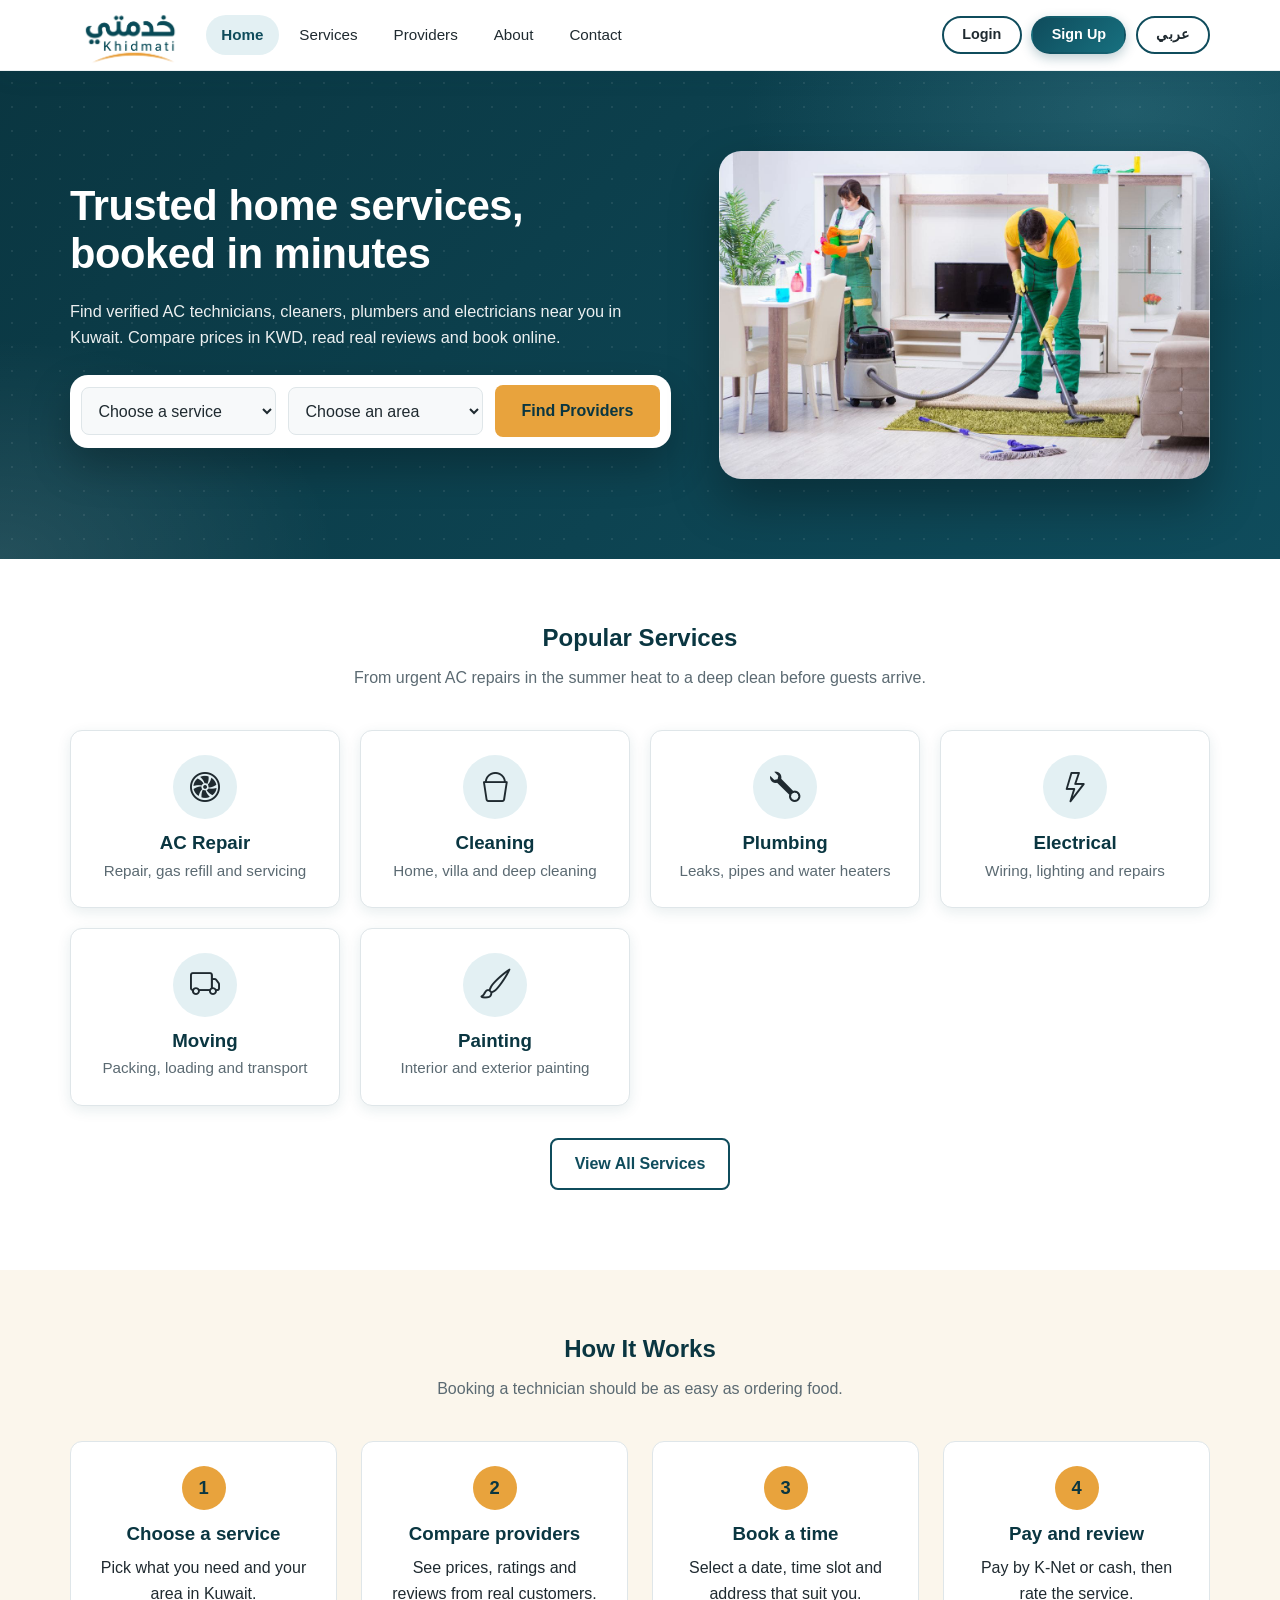
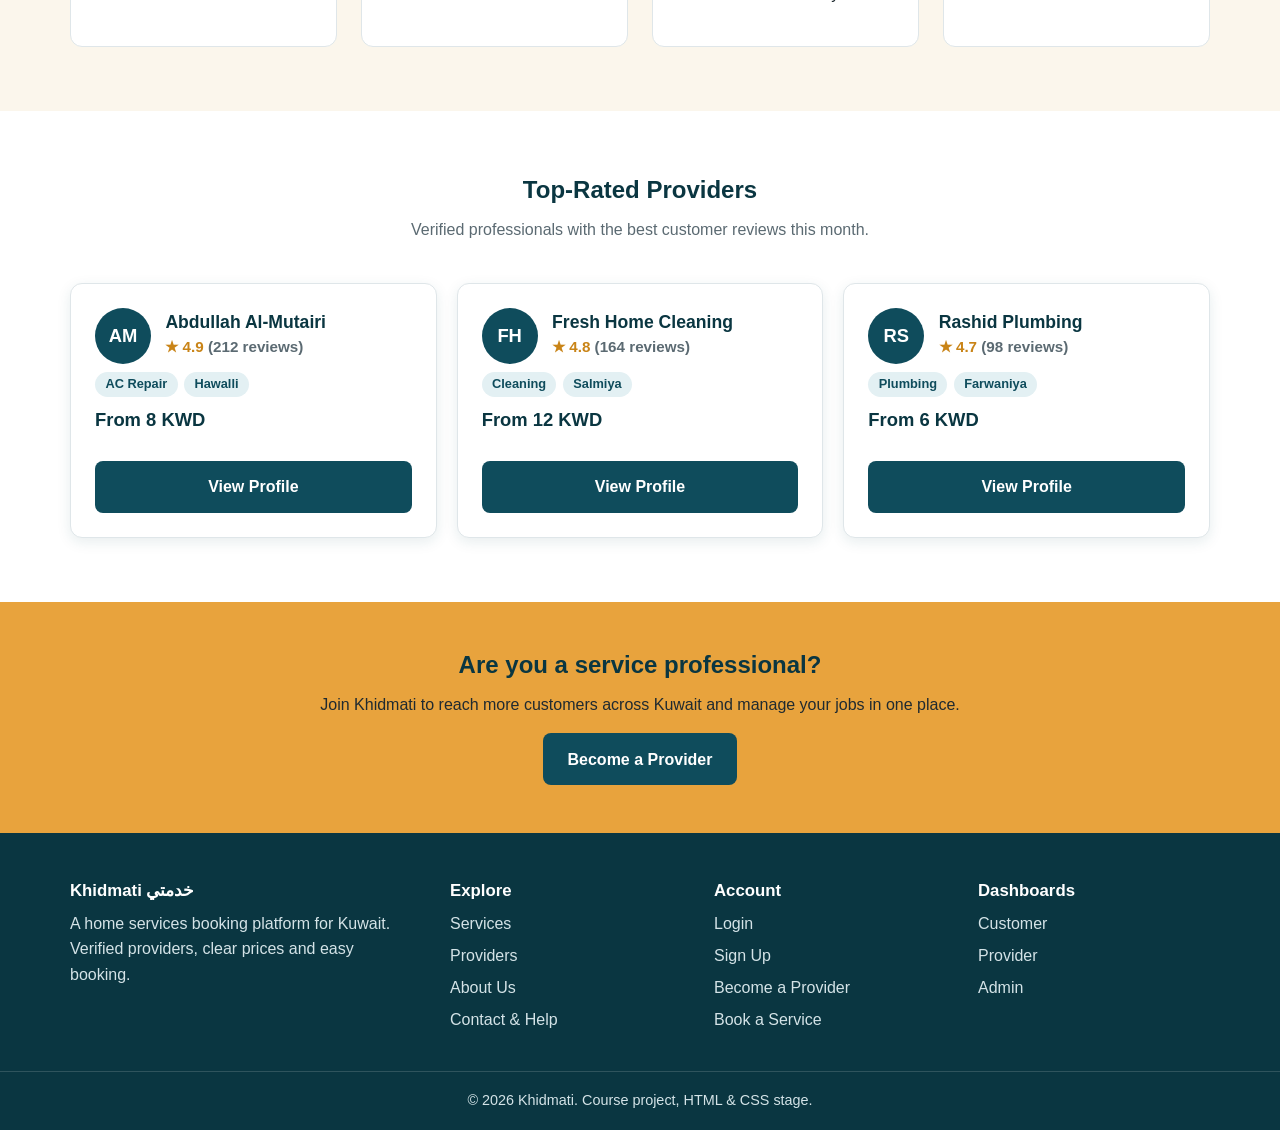
<file: khidmati/index.html>
<!DOCTYPE html>
<html lang="en">
<head>
  <meta charset="UTF-8">
  <meta name="viewport" content="width=device-width, initial-scale=1.0">
  <meta name="description" content="Khidmati helps residents of Kuwait find and book trusted home service providers: AC repair, cleaning, plumbing, electrical work and more.">
  <title>Khidmati | Home Services in Kuwait</title>
  <link rel="icon" type="image/png" href="images/logo.png">
  <link rel="stylesheet" href="styles.css">
  <link rel="stylesheet" href="https://cdn.jsdelivr.net/npm/bootstrap-icons@1.10.5/font/bootstrap-icons.css">
</head>
<body>

  <header class="site-header">
    <div class="container nav-wrap">
      <a href="index.html" class="brand">
        <img src="images/logo.png" alt="Khidmati خدمتي">
        
      </a>
      <input type="checkbox" id="nav-toggle" class="nav-toggle-input">
      <label for="nav-toggle" class="nav-toggle-label" aria-label="Toggle menu"><span></span></label>
      <nav class="main-nav" aria-label="Main navigation">
        <ul>
          <li><a href="index.html" class="active">Home</a></li>
          <li><a href="pages/services.html">Services</a></li>
          <li><a href="pages/providers.html">Providers</a></li>
          <li><a href="pages/about.html">About</a></li>
          <li><a href="pages/contact.html">Contact</a></li>
          <li class="nav-auth-start"><a href="pages/login.html" class="btn btn-outline">Login</a></li>
          <li><a href="pages/register.html" class="btn btn-primary">Sign Up</a></li>
          <li class="language-switch"><a href="index-ar.html" class="btn btn-outline btn-sm" aria-label="Switch to Arabic version">عربي</a></li>
        </ul>
      </nav>
    </div>
  </header>

  <main>
    <!-- Hero -->
     
    <section class="hero">
      <div class="container hero-grid">
        <div>
          <h1>Trusted home services, booked in minutes</h1>
          <p>Find verified AC technicians, cleaners, plumbers and electricians near you in Kuwait. Compare prices in KWD, read real reviews and book online.</p>

          <form class="hero-search" action="pages/providers.html" method="get">
            <label for="hero-service" class="visually-hidden">Service</label>
            <select id="hero-service" name="service">
           <option value="" selected disabled>Choose a service</option>
              <option>AC Repair &amp; Maintenance</option>
              <option>Home Cleaning</option>
              <option>Plumbing</option>
              <option>Electrical</option>
              <option>Moving</option>
              <option>Painting</option>
            </select>
            <label for="hero-area" class="visually-hidden">Area</label>
            <select id="hero-area" name="area">
           <option value="" selected disabled>Choose an area</option>
              <option>Kuwait City</option>
              <option>Hawalli</option>
              <option>Salmiya</option>
              <option>Farwaniya</option>
              <option>Jahra</option>
              <option>Ahmadi</option>
              <option>Mubarak Al-Kabeer</option>
            </select>
            <button type="submit" class="btn btn-accent">Find Providers</button>
          </form>
        </div>
        <div class="hero-image">
          <img src="images/repair.jpg" alt="Professional cleaners vacuuming a living room">
        </div>
      </div>
    </section>

    <!-- Popular services -->
    <section class="section">
      <div class="container">
        <div class="section-title">
          <h2>Popular Services</h2>
          <p>From urgent AC repairs in the summer heat to a deep clean before guests arrive.</p>
        </div>
        <div class="card-grid">
          <a href="pages/providers.html" class="card service-card">
            <div class="service-icon service-icon-ac" aria-hidden="true"><i class="bi bi-fan"></i></div>
            <h3>AC Repair</h3>
            <p>Repair, gas refill and servicing</p>
          </a>
          <a href="pages/providers.html" class="card service-card">
            <div class="service-icon service-icon-cleaning" aria-hidden="true"><i class="bi bi-bucket"></i></div>
            <h3>Cleaning</h3>
            <p>Home, villa and deep cleaning</p>
          </a>
          <a href="pages/providers.html" class="card service-card">
            <div class="service-icon service-icon-plumbing" aria-hidden="true"><i class="bi bi-wrench"></i></div>
            <h3>Plumbing</h3>
            <p>Leaks, pipes and water heaters</p>
          </a>
          <a href="pages/providers.html" class="card service-card">
            <div class="service-icon service-icon-electrical" aria-hidden="true"><i class="bi bi-lightning"></i></div>
            <h3>Electrical</h3>
            <p>Wiring, lighting and repairs</p>
          </a>
          <a href="pages/providers.html" class="card service-card">
            <div class="service-icon service-icon-moving" aria-hidden="true"><i class="bi bi-truck"></i></div>
            <h3>Moving</h3>
            <p>Packing, loading and transport</p>
          </a>
          <a href="pages/providers.html" class="card service-card">
            <div class="service-icon service-icon-painting" aria-hidden="true"><i class="bi bi-brush"></i></div>
            <h3>Painting</h3>
            <p>Interior and exterior painting</p>
          </a>
        </div>
        <p class="text-center" style="margin-top: 2rem;">
          <a href="pages/services.html" class="btn btn-outline">View All Services</a>
        </p>
      </div>
    </section>

    <!-- How it works -->
    <section class="section section-alt">
      <div class="container">
        <div class="section-title">
          <h2>How It Works</h2>
          <p>Booking a technician should be as easy as ordering food.</p>
        </div>
        <div class="steps">
          <div class="step">
            <h3>Choose a service</h3>
            <p>Pick what you need and your area in Kuwait.</p>
          </div>
          <div class="step">
            <h3>Compare providers</h3>
            <p>See prices, ratings and reviews from real customers.</p>
          </div>
          <div class="step">
            <h3>Book a time</h3>
            <p>Select a date, time slot and address that suit you.</p>
          </div>
          <div class="step">
            <h3>Pay and review</h3>
            <p>Pay by K-Net or cash, then rate the service.</p>
          </div>
        </div>
      </div>
    </section>

    <!-- Top providers -->
    <section class="section">
      <div class="container">
        <div class="section-title">
          <h2>Top-Rated Providers</h2>
          <p>Verified professionals with the best customer reviews this month.</p>
        </div>
        <div class="card-grid">
          <article class="card provider-card">
            <div class="provider-head">
              <div class="avatar">AM</div>
              <div>
                <h3>Abdullah Al-Mutairi</h3>
                <span class="rating">★ 4.9 <span class="muted">(212 reviews)</span></span>
              </div>
            </div>
            <ul class="provider-meta">
              <li class="tag">AC Repair</li>
              <li class="tag">Hawalli</li>
            </ul>
            <p class="price">From 8 KWD</p>
            <a href="pages/provider-profile.html" class="btn btn-primary">View Profile</a>
          </article>
          <article class="card provider-card">
            <div class="provider-head">
              <div class="avatar">FH</div>
              <div>
                <h3>Fresh Home Cleaning</h3>
                <span class="rating">★ 4.8 <span class="muted">(164 reviews)</span></span>
              </div>
            </div>
            <ul class="provider-meta">
              <li class="tag">Cleaning</li>
              <li class="tag">Salmiya</li>
            </ul>
            <p class="price">From 12 KWD</p>
            <a href="pages/provider-profile.html" class="btn btn-primary">View Profile</a>
          </article>
          <article class="card provider-card">
            <div class="provider-head">
              <div class="avatar">RS</div>
              <div>
                <h3>Rashid Plumbing</h3>
                <span class="rating">★ 4.7 <span class="muted">(98 reviews)</span></span>
              </div>
            </div>
            <ul class="provider-meta">
              <li class="tag">Plumbing</li>
              <li class="tag">Farwaniya</li>
            </ul>
            <p class="price">From 6 KWD</p>
            <a href="pages/provider-profile.html" class="btn btn-primary">View Profile</a>
          </article>
        </div>
      </div>
    </section>

    <!-- Call to action -->
    <section class="cta-band">
      <div class="container">
        <h2>Are you a service professional?</h2>
        <p>Join Khidmati to reach more customers across Kuwait and manage your jobs in one place.</p>
        <a href="pages/become-provider.html" class="btn btn-primary">Become a Provider</a>
      </div>
    </section>
  </main>

  <footer class="site-footer">
    <div class="container footer-grid">
      <div>
        <h3>Khidmati خدمتي</h3>
        <p>A home services booking platform for Kuwait. Verified providers, clear prices and easy booking.</p>
      </div>
      <div>
        <h3>Explore</h3>
        <ul>
          <li><a href="pages/services.html">Services</a></li>
          <li><a href="pages/providers.html">Providers</a></li>
          <li><a href="pages/about.html">About Us</a></li>
          <li><a href="pages/contact.html">Contact &amp; Help</a></li>
        </ul>
      </div>
      <div>
        <h3>Account</h3>
        <ul>
          <li><a href="pages/login.html">Login</a></li>
          <li><a href="pages/register.html">Sign Up</a></li>
          <li><a href="pages/become-provider.html">Become a Provider</a></li>
          <li><a href="pages/booking.html">Book a Service</a></li>
        </ul>
      </div>
      <div>
        <h3>Dashboards</h3>
        <ul>
          <li><a href="pages/customer-dashboard.html">Customer</a></li>
          <li><a href="pages/provider-dashboard.html">Provider</a></li>
          <li><a href="pages/admin-dashboard.html">Admin</a></li>
        </ul>
      </div>
    </div>
    <div class="footer-bottom">
      <div class="container">&copy; 2026 Khidmati. Course project, HTML &amp; CSS stage.</div>
    </div>
  </footer>

</body>
</html>
</file>
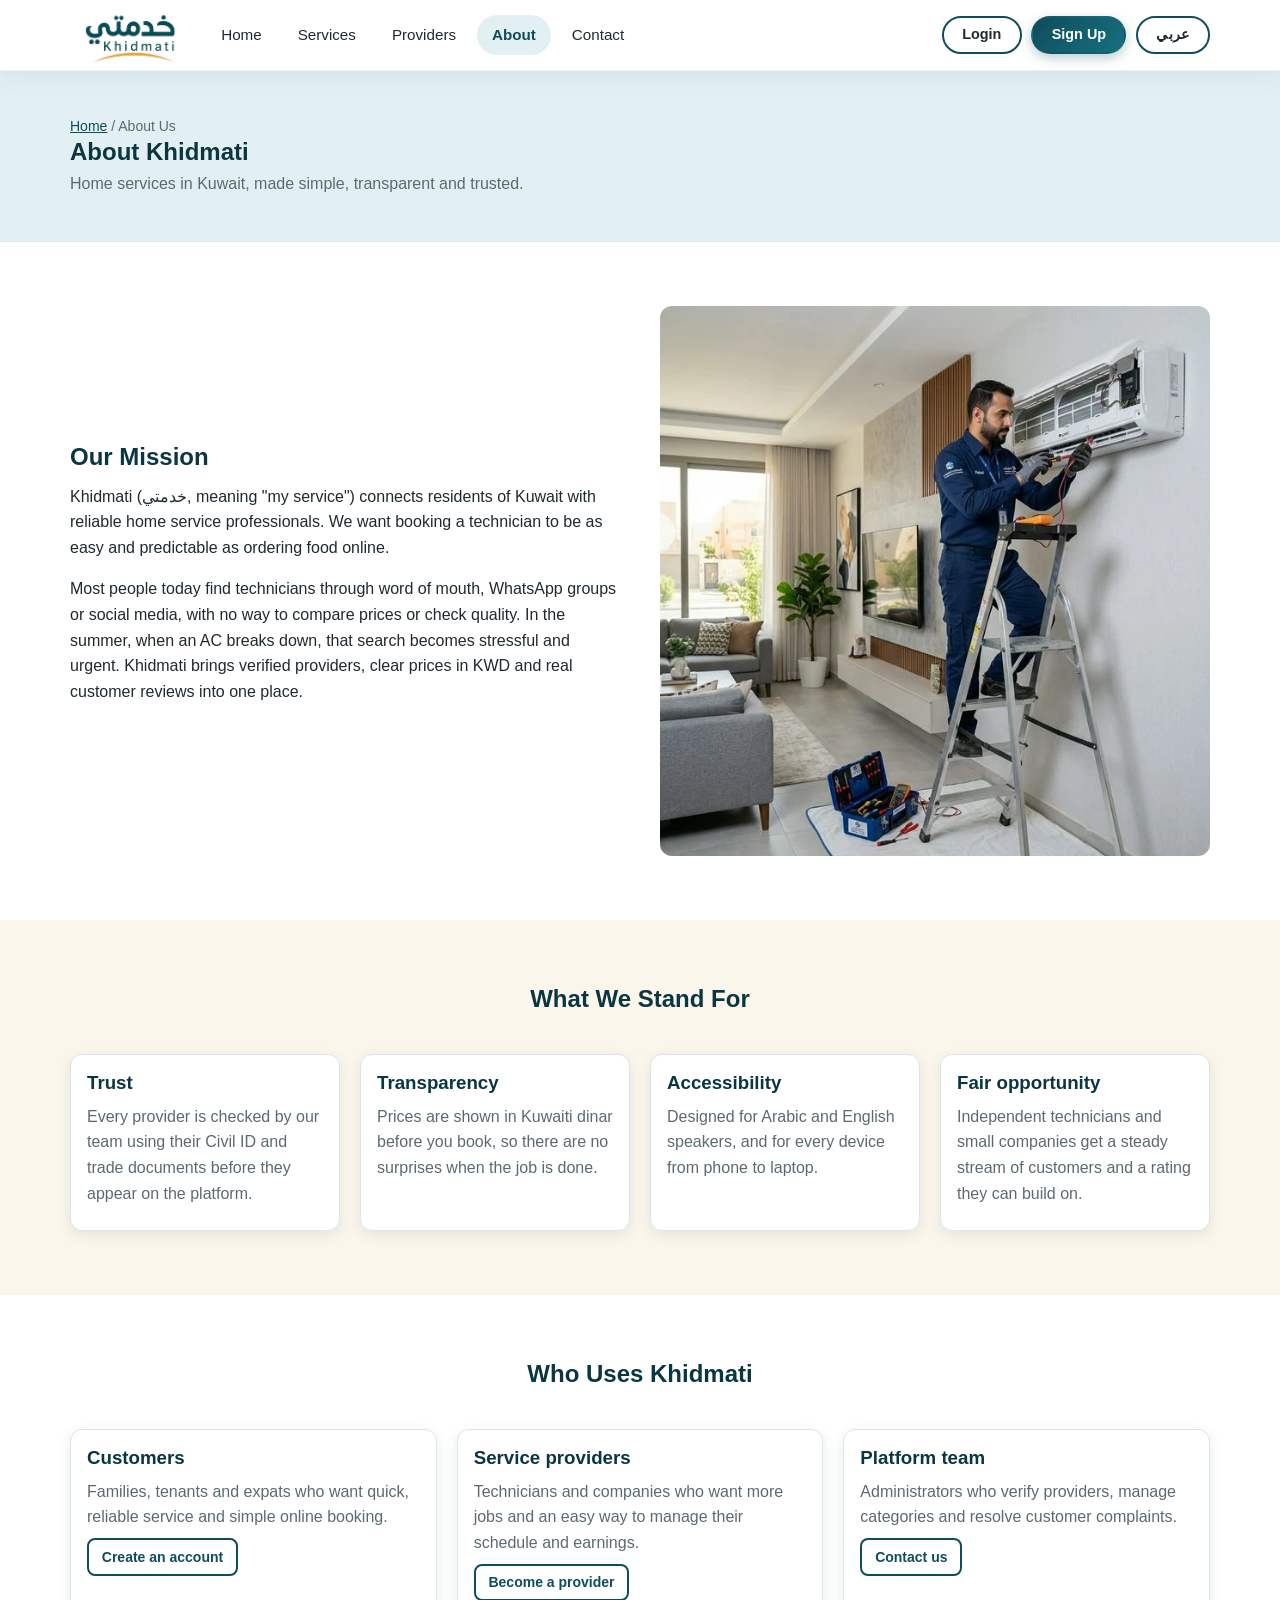
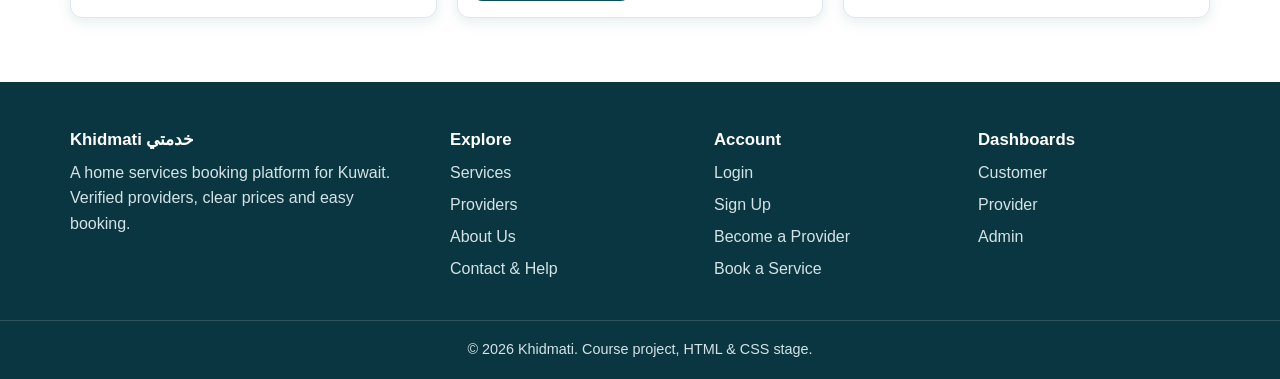
<file: khidmati/pages/about.html>
<!DOCTYPE html>
<html lang="en">
<head>
  <meta charset="UTF-8">
  <meta name="viewport" content="width=device-width, initial-scale=1.0">
  <meta name="description" content="Learn about Khidmati's mission to make home services in Kuwait simple, transparent and trusted.">
  <title>About Us | Khidmati</title>
  <link rel="icon" type="image/png" href="../images/logo.png">
  <link rel="stylesheet" href="../styles.css">
</head>
<body class="about-page">

  <header class="site-header">
    <div class="container nav-wrap">
      <a href="../index.html" class="brand">
        <img src="../images/logo.png" alt="Khidmati خدمتي">
        
      </a>
      <input type="checkbox" id="nav-toggle" class="nav-toggle-input">
      <label for="nav-toggle" class="nav-toggle-label" aria-label="Toggle menu"><span></span></label>
      <nav class="main-nav" aria-label="Main navigation">
        <ul>
          <li><a href="../index.html">Home</a></li>
          <li><a href="services.html">Services</a></li>
          <li><a href="providers.html">Providers</a></li>
          <li><a href="about.html" class="active">About</a></li>
          <li><a href="contact.html">Contact</a></li>
          <li class="nav-auth-start"><a href="login.html" class="btn btn-outline">Login</a></li>
          <li><a href="register.html" class="btn btn-primary">Sign Up</a></li>
          <li class="language-switch"><a href="../index-ar.html" class="btn btn-outline btn-sm" aria-label="Switch to Arabic version">عربي</a></li>
        </ul>
      </nav>
    </div>
  </header>

  <main>
    <section class="page-hero">
      <div class="container">
        <p class="breadcrumb"><a href="../index.html">Home</a> / About Us</p>
        <h1>About Khidmati</h1>
        <p>Home services in Kuwait, made simple, transparent and trusted.</p>
      </div>
    </section>

    <section class="section">
      <div class="container two-col mission-section">
        <div class="mission-copy">
          <h2>Our Mission</h2>
          <p>Khidmati (خدمتي, meaning "my service") connects residents of Kuwait with reliable home service professionals. We want booking a technician to be as easy and predictable as ordering food online.</p>
          <p>Most people today find technicians through word of mouth, WhatsApp groups or social media, with no way to compare prices or check quality. In the summer, when an AC breaks down, that search becomes stressful and urgent. Khidmati brings verified providers, clear prices in KWD and real customer reviews into one place.</p>
        </div>
        <div class="mission-image">
          <img src="../images/hero.png" alt="Technician repairing an air conditioner with tools" style="border-radius: 12px;">
        </div>
      </div>
    </section>

    <section class="section section-alt">
      <div class="container">
        <div class="section-title">
          <h2>What We Stand For</h2>
        </div>
        <div class="card-grid">
          <div class="card">
            <h3> Trust</h3>
            <p class="muted">Every provider is checked by our team using their Civil ID and trade documents before they appear on the platform.</p>
          </div>
          <div class="card">
            <h3> Transparency</h3>
            <p class="muted">Prices are shown in Kuwaiti dinar before you book, so there are no surprises when the job is done.</p>
          </div>
          <div class="card">
            <h3> Accessibility</h3>
            <p class="muted">Designed for Arabic and English speakers, and for every device from phone to laptop.</p>
          </div>
          <div class="card">
            <h3> Fair opportunity</h3>
            <p class="muted">Independent technicians and small companies get a steady stream of customers and a rating they can build on.</p>
          </div>
        </div>
      </div>
    </section>

    <section class="section">
      <div class="container">
        <div class="section-title">
          <h2>Who Uses Khidmati</h2>
        </div>
        <div class="card-grid">
          <div class="card">
            <h3>Customers</h3>
            <p class="muted">Families, tenants and expats who want quick, reliable service and simple online booking.</p>
            <a href="register.html" class="btn btn-outline btn-sm">Create an account</a>
          </div>
          <div class="card">
            <h3>Service providers</h3>
            <p class="muted">Technicians and companies who want more jobs and an easy way to manage their schedule and earnings.</p>
            <a href="become-provider.html" class="btn btn-outline btn-sm">Become a provider</a>
          </div>
          <div class="card">
            <h3>Platform team</h3>
            <p class="muted">Administrators who verify providers, manage categories and resolve customer complaints.</p>
            <a href="contact.html" class="btn btn-outline btn-sm">Contact us</a>
          </div>
        </div>
      </div>
    </section>
  </main>

  <footer class="site-footer">
    <div class="container footer-grid">
      <div>
        <h3>Khidmati خدمتي</h3>
        <p>A home services booking platform for Kuwait. Verified providers, clear prices and easy booking.</p>
      </div>
      <div>
        <h3>Explore</h3>
        <ul>
          <li><a href="services.html">Services</a></li>
          <li><a href="providers.html">Providers</a></li>
          <li><a href="about.html">About Us</a></li>
          <li><a href="contact.html">Contact &amp; Help</a></li>
        </ul>
      </div>
      <div>
        <h3>Account</h3>
        <ul>
          <li><a href="login.html">Login</a></li>
          <li><a href="register.html">Sign Up</a></li>
          <li><a href="become-provider.html">Become a Provider</a></li>
          <li><a href="booking.html">Book a Service</a></li>
        </ul>
      </div>
      <div>
        <h3>Dashboards</h3>
        <ul>
          <li><a href="customer-dashboard.html">Customer</a></li>
          <li><a href="provider-dashboard.html">Provider</a></li>
          <li><a href="admin-dashboard.html">Admin</a></li>
        </ul>
      </div>
    </div>
    <div class="footer-bottom">
      <div class="container">&copy; 2026 Khidmati. Course project, HTML &amp; CSS stage.</div>
    </div>
  </footer>

</body>
</html>
</file>
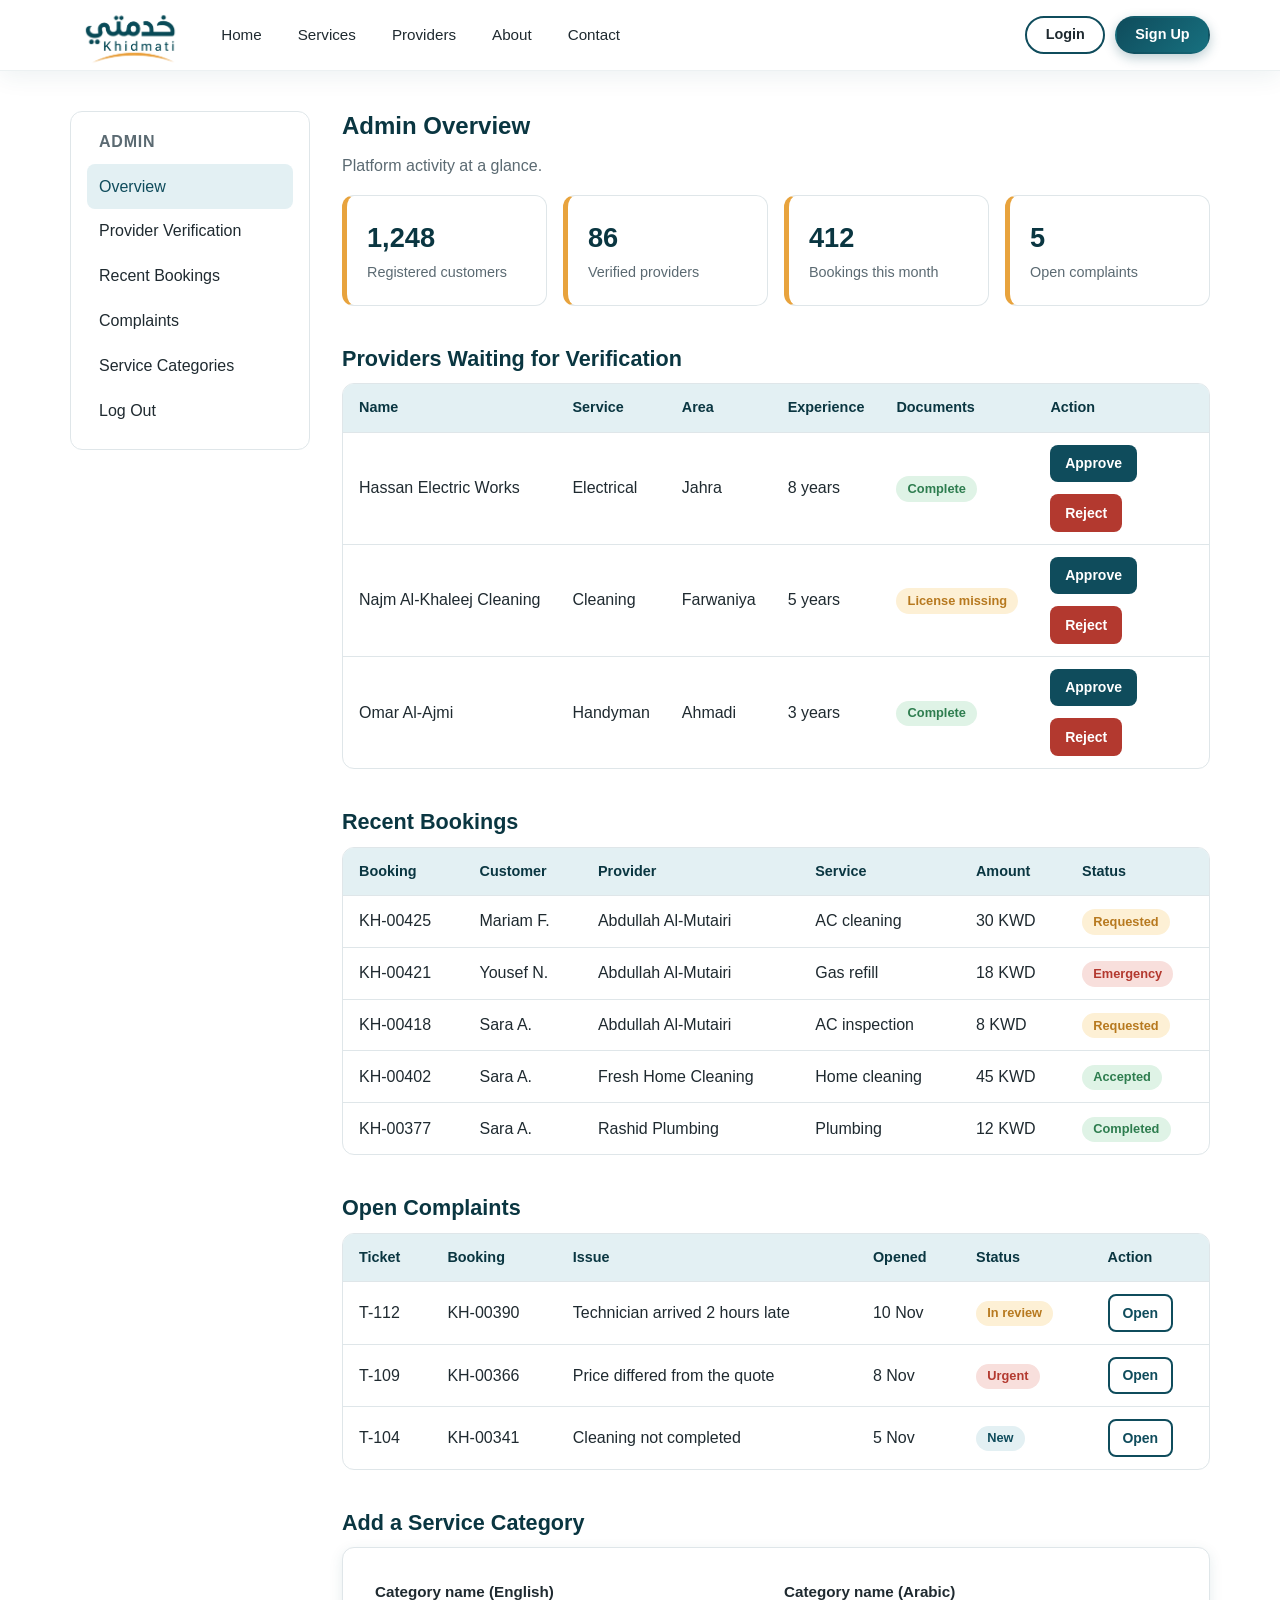
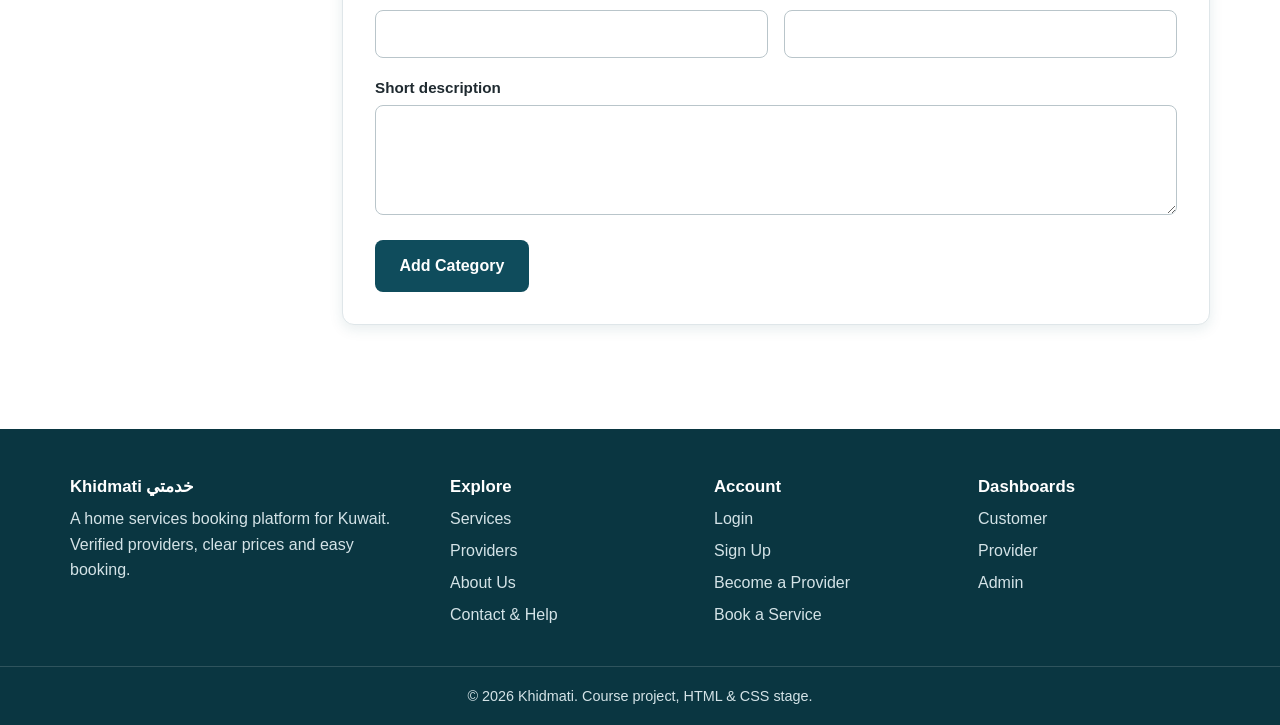
<file: khidmati/pages/admin-dashboard.html>
<!DOCTYPE html>
<html lang="en">
<head>
  <meta charset="UTF-8">
  <meta name="viewport" content="width=device-width, initial-scale=1.0">
  <meta name="description" content="Admin dashboard: verify providers, review bookings and handle complaints.">
  <title>Admin Dashboard | Khidmati</title>
  <link rel="icon" type="image/png" href="../images/logo.png">
  <link rel="stylesheet" href="../styles.css">
</head>
<body>

  <header class="site-header">
    <div class="container nav-wrap">
      <a href="../index.html" class="brand">
        <img src="../images/logo.png" alt="Khidmati خدمتي">
        
      </a>
      <input type="checkbox" id="nav-toggle" class="nav-toggle-input">
      <label for="nav-toggle" class="nav-toggle-label" aria-label="Toggle menu"><span></span></label>
      <nav class="main-nav" aria-label="Main navigation">
        <ul>
          <li><a href="../index.html">Home</a></li>
          <li><a href="services.html">Services</a></li>
          <li><a href="providers.html">Providers</a></li>
          <li><a href="about.html">About</a></li>
          <li><a href="contact.html">Contact</a></li>
          <li class="nav-auth-start"><a href="login.html" class="btn btn-outline">Login</a></li>
          <li><a href="register.html" class="btn btn-primary">Sign Up</a></li>
        </ul>
      </nav>
    </div>
  </header>

  <main class="container dashboard">

    <aside class="sidebar" aria-label="Dashboard menu">
      <h2>Admin</h2>
      <ul>
        <li><a href="#overview" class="active">Overview</a></li>
        <li><a href="#verification">Provider Verification</a></li>
        <li><a href="#bookings">Recent Bookings</a></li>
        <li><a href="#complaints">Complaints</a></li>
        <li><a href="#categories">Service Categories</a></li>
        <li><a href="login.html">Log Out</a></li>
      </ul>
    </aside>

    <div class="dash-main">

      <section id="overview">
        <h1>Admin Overview</h1>
        <p class="muted">Platform activity at a glance.</p>
        <div class="stats">
          <div class="stat"><strong>1,248</strong><span>Registered customers</span></div>
          <div class="stat"><strong>86</strong><span>Verified providers</span></div>
          <div class="stat"><strong>412</strong><span>Bookings this month</span></div>
          <div class="stat"><strong>5</strong><span>Open complaints</span></div>
        </div>
      </section>

      <section id="verification">
        <h2>Providers Waiting for Verification</h2>
        <div class="table-wrap">
          <table class="data">
            <thead>
              <tr><th>Name</th><th>Service</th><th>Area</th><th>Experience</th><th>Documents</th><th>Action</th></tr>
            </thead>
            <tbody>
              <tr>
                <td>Hassan Electric Works</td><td>Electrical</td><td>Jahra</td><td>8 years</td>
                <td><span class="badge badge-success">Complete</span></td>
                <td><div class="form-actions"><a href="#verification" class="btn btn-primary btn-sm">Approve</a><a href="#verification" class="btn btn-danger btn-sm">Reject</a></div></td>
              </tr>
              <tr>
                <td>Najm Al-Khaleej Cleaning</td><td>Cleaning</td><td>Farwaniya</td><td>5 years</td>
                <td><span class="badge badge-warning">License missing</span></td>
                <td><div class="form-actions"><a href="#verification" class="btn btn-primary btn-sm">Approve</a><a href="#verification" class="btn btn-danger btn-sm">Reject</a></div></td>
              </tr>
              <tr>
                <td>Omar Al-Ajmi</td><td>Handyman</td><td>Ahmadi</td><td>3 years</td>
                <td><span class="badge badge-success">Complete</span></td>
                <td><div class="form-actions"><a href="#verification" class="btn btn-primary btn-sm">Approve</a><a href="#verification" class="btn btn-danger btn-sm">Reject</a></div></td>
              </tr>
            </tbody>
          </table>
        </div>
      </section>

      <section id="bookings">
        <h2>Recent Bookings</h2>
        <div class="table-wrap">
          <table class="data">
            <thead>
              <tr><th>Booking</th><th>Customer</th><th>Provider</th><th>Service</th><th>Amount</th><th>Status</th></tr>
            </thead>
            <tbody>
              <tr><td>KH-00425</td><td>Mariam F.</td><td>Abdullah Al-Mutairi</td><td>AC cleaning</td><td>30 KWD</td><td><span class="badge badge-warning">Requested</span></td></tr>
              <tr><td>KH-00421</td><td>Yousef N.</td><td>Abdullah Al-Mutairi</td><td>Gas refill</td><td>18 KWD</td><td><span class="badge badge-danger">Emergency</span></td></tr>
              <tr><td>KH-00418</td><td>Sara A.</td><td>Abdullah Al-Mutairi</td><td>AC inspection</td><td>8 KWD</td><td><span class="badge badge-warning">Requested</span></td></tr>
              <tr><td>KH-00402</td><td>Sara A.</td><td>Fresh Home Cleaning</td><td>Home cleaning</td><td>45 KWD</td><td><span class="badge badge-success">Accepted</span></td></tr>
              <tr><td>KH-00377</td><td>Sara A.</td><td>Rashid Plumbing</td><td>Plumbing</td><td>12 KWD</td><td><span class="badge badge-success">Completed</span></td></tr>
            </tbody>
          </table>
        </div>
      </section>

      <section id="complaints">
        <h2>Open Complaints</h2>
        <div class="table-wrap">
          <table class="data">
            <thead>
              <tr><th>Ticket</th><th>Booking</th><th>Issue</th><th>Opened</th><th>Status</th><th>Action</th></tr>
            </thead>
            <tbody>
              <tr><td>T-112</td><td>KH-00390</td><td>Technician arrived 2 hours late</td><td>10 Nov</td><td><span class="badge badge-warning">In review</span></td><td><a href="#complaints" class="btn btn-outline btn-sm">Open</a></td></tr>
              <tr><td>T-109</td><td>KH-00366</td><td>Price differed from the quote</td><td>8 Nov</td><td><span class="badge badge-danger">Urgent</span></td><td><a href="#complaints" class="btn btn-outline btn-sm">Open</a></td></tr>
              <tr><td>T-104</td><td>KH-00341</td><td>Cleaning not completed</td><td>5 Nov</td><td><span class="badge badge-info">New</span></td><td><a href="#complaints" class="btn btn-outline btn-sm">Open</a></td></tr>
            </tbody>
          </table>
        </div>
      </section>

      <section id="categories">
        <h2>Add a Service Category</h2>
        <form class="form-card" action="admin-dashboard.html" method="post">
          <div class="form-row">
            <div class="form-group">
              <label for="cat-en">Category name (English)</label>
              <input type="text" id="cat-en" name="name-en" required>
            </div>
            <div class="form-group">
              <label for="cat-ar">Category name (Arabic)</label>
              <input type="text" id="cat-ar" name="name-ar" dir="rtl" required>
            </div>
          </div>
          <div class="form-group">
            <label for="cat-desc">Short description</label>
            <textarea id="cat-desc" name="description"></textarea>
          </div>
          <button type="submit" class="btn btn-primary">Add Category</button>
        </form>
      </section>

    </div>
  </main>

  <footer class="site-footer">
    <div class="container footer-grid">
      <div>
        <h3>Khidmati خدمتي</h3>
        <p>A home services booking platform for Kuwait. Verified providers, clear prices and easy booking.</p>
      </div>
      <div>
        <h3>Explore</h3>
        <ul>
          <li><a href="services.html">Services</a></li>
          <li><a href="providers.html">Providers</a></li>
          <li><a href="about.html">About Us</a></li>
          <li><a href="contact.html">Contact &amp; Help</a></li>
        </ul>
      </div>
      <div>
        <h3>Account</h3>
        <ul>
          <li><a href="login.html">Login</a></li>
          <li><a href="register.html">Sign Up</a></li>
          <li><a href="become-provider.html">Become a Provider</a></li>
          <li><a href="booking.html">Book a Service</a></li>
        </ul>
      </div>
      <div>
        <h3>Dashboards</h3>
        <ul>
          <li><a href="customer-dashboard.html">Customer</a></li>
          <li><a href="provider-dashboard.html">Provider</a></li>
          <li><a href="admin-dashboard.html">Admin</a></li>
        </ul>
      </div>
    </div>
    <div class="footer-bottom">
      <div class="container">&copy; 2026 Khidmati. Course project, HTML &amp; CSS stage.</div>
    </div>
  </footer>

</body>
</html>
</file>
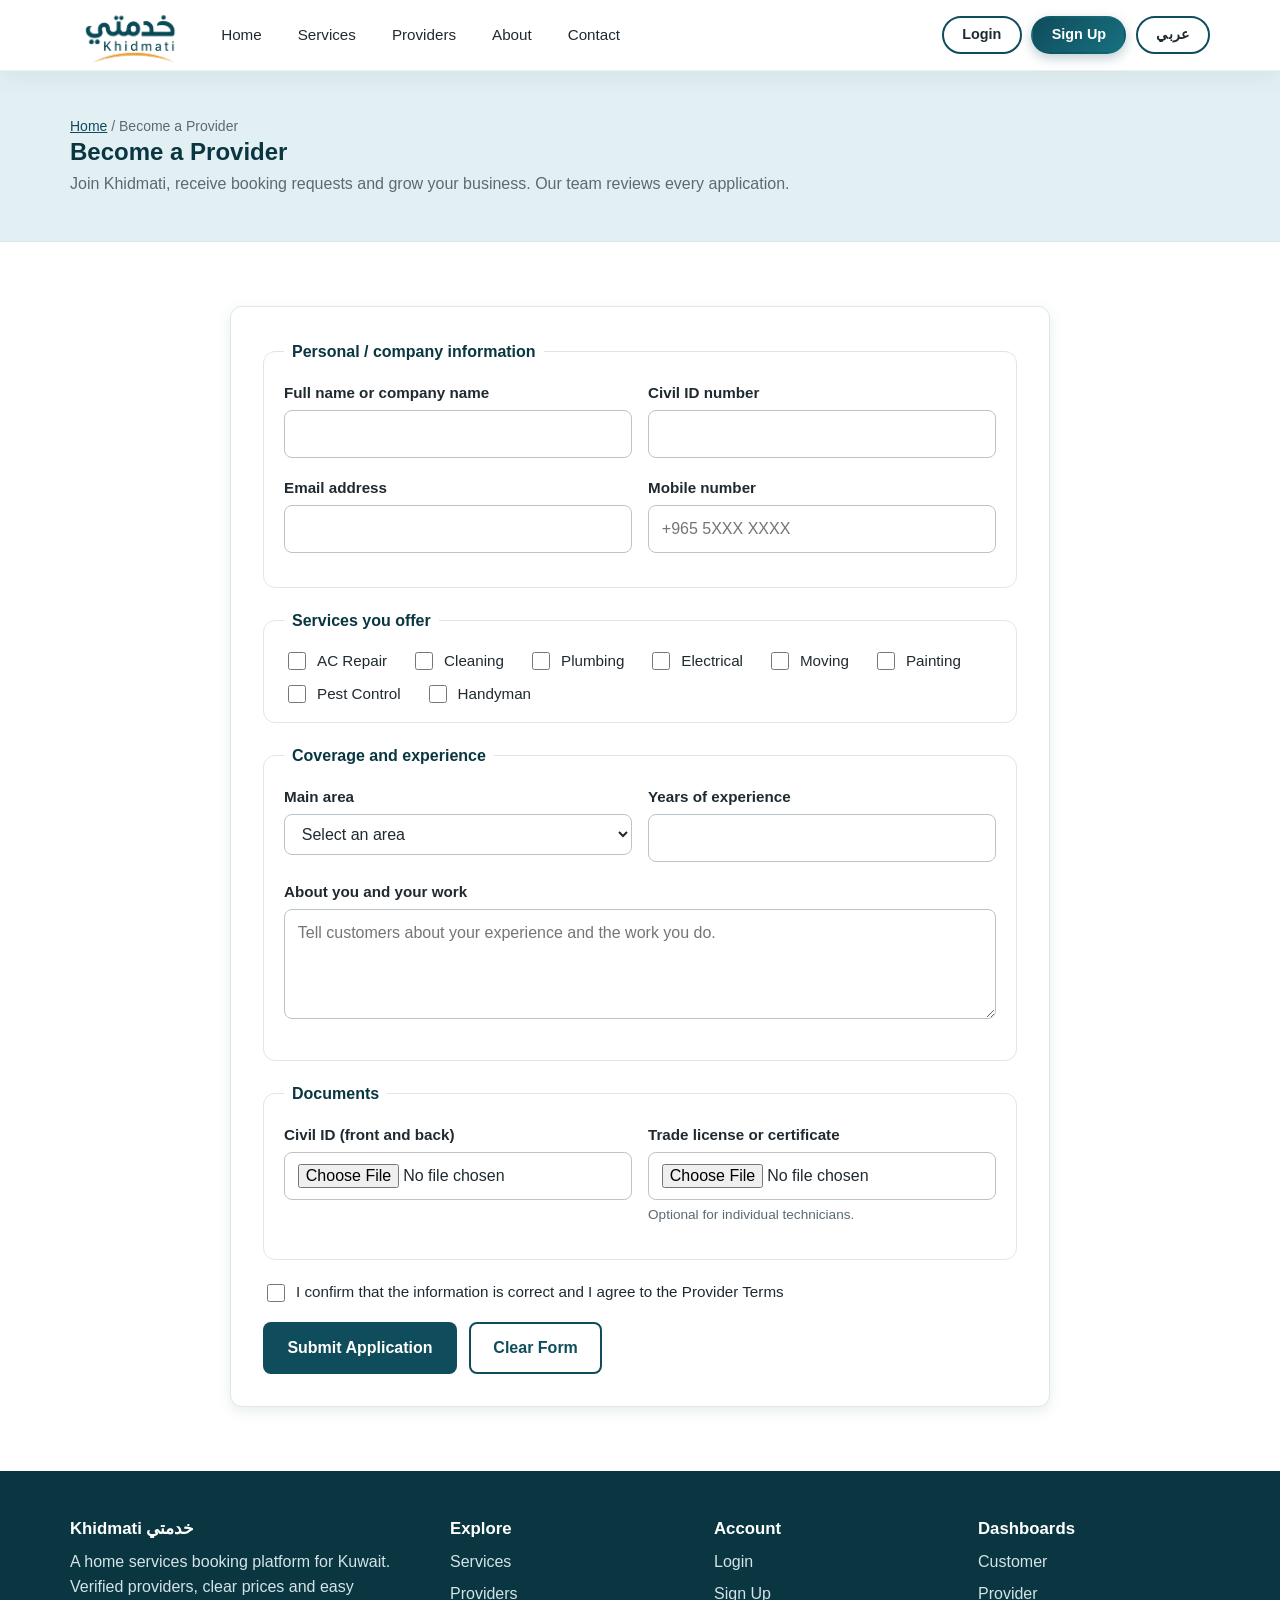
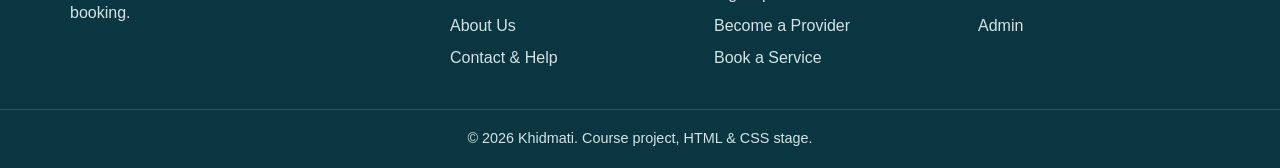
<file: khidmati/pages/become-provider.html>
<!DOCTYPE html>
<html lang="en">
<head>
  <meta charset="UTF-8">
  <meta name="viewport" content="width=device-width, initial-scale=1.0">
  <meta name="description" content="Apply to become a service provider on Khidmati and reach more customers in Kuwait.">
  <title>Become a Provider | Khidmati</title>
  <link rel="icon" type="image/png" href="../images/logo.png">
  <link rel="stylesheet" href="../styles.css">
</head>
<body>

  <header class="site-header">
    <div class="container nav-wrap">
      <a href="../index.html" class="brand">
        <img src="../images/logo.png" alt="Khidmati خدمتي">
        
      </a>
      <input type="checkbox" id="nav-toggle" class="nav-toggle-input">
      <label for="nav-toggle" class="nav-toggle-label" aria-label="Toggle menu"><span></span></label>
      <nav class="main-nav" aria-label="Main navigation">
        <ul>
          <li><a href="../index.html">Home</a></li>
          <li><a href="services.html">Services</a></li>
          <li><a href="providers.html">Providers</a></li>
          <li><a href="about.html">About</a></li>
          <li><a href="contact.html">Contact</a></li>
          <li class="nav-auth-start"><a href="login.html" class="btn btn-outline">Login</a></li>
          <li><a href="register.html" class="btn btn-primary">Sign Up</a></li>
          <li class="language-switch"><a href="../index-ar.html" class="btn btn-outline btn-sm" aria-label="Switch to Arabic version">عربي</a></li>
        </ul>
      </nav>
    </div>
  </header>

  <main>
    <section class="page-hero">
      <div class="container">
        <p class="breadcrumb"><a href="../index.html">Home</a> / Become a Provider</p>
        <h1>Become a Provider</h1>
        <p>Join Khidmati, receive booking requests and grow your business. Our team reviews every application.</p>
      </div>
    </section>

    <section class="section">
      <div class="container">
        <form class="form-card form-wide" action="confirmation.html" method="post" enctype="multipart/form-data">

          <fieldset>
            <legend>Personal / company information</legend>
            <div class="form-row">
              <div class="form-group">
                <label for="p-name">Full name or company name</label>
                <input type="text" id="p-name" name="name" required>
              </div>
              <div class="form-group">
                <label for="p-civil">Civil ID number</label>
                <input type="text" id="p-civil" name="civil-id" inputmode="numeric" maxlength="12" required>
              </div>
            </div>
            <div class="form-row">
              <div class="form-group">
                <label for="p-email">Email address</label>
                <input type="email" id="p-email" name="email" required>
              </div>
              <div class="form-group">
                <label for="p-phone">Mobile number</label>
                <input type="tel" id="p-phone" name="phone" placeholder="+965 5XXX XXXX" required>
              </div>
            </div>
          </fieldset>

          <fieldset>
            <legend>Services you offer</legend>
            <div class="choice-group">
              <label class="choice"><input type="checkbox" name="services" value="ac"> AC Repair</label>
              <label class="choice"><input type="checkbox" name="services" value="cleaning"> Cleaning</label>
              <label class="choice"><input type="checkbox" name="services" value="plumbing"> Plumbing</label>
              <label class="choice"><input type="checkbox" name="services" value="electrical"> Electrical</label>
              <label class="choice"><input type="checkbox" name="services" value="moving"> Moving</label>
              <label class="choice"><input type="checkbox" name="services" value="painting"> Painting</label>
              <label class="choice"><input type="checkbox" name="services" value="pest"> Pest Control</label>
              <label class="choice"><input type="checkbox" name="services" value="handyman"> Handyman</label>
            </div>
          </fieldset>

          <fieldset>
            <legend>Coverage and experience</legend>
            <div class="form-row">
              <div class="form-group">
                <label for="p-area">Main area</label>
                <select id="p-area" name="area" required>
                  <option value="">Select an area</option>
                  <option>Kuwait City</option>
                  <option>Hawalli</option>
                  <option>Salmiya</option>
                  <option>Farwaniya</option>
                  <option>Jahra</option>
                  <option>Ahmadi</option>
                  <option>Mubarak Al-Kabeer</option>
                </select>
              </div>
              <div class="form-group">
                <label for="p-exp">Years of experience</label>
                <input type="number" id="p-exp" name="experience" min="0" max="50" required>
              </div>
            </div>
            <div class="form-group">
              <label for="p-bio">About you and your work</label>
              <textarea id="p-bio" name="bio" placeholder="Tell customers about your experience and the work you do."></textarea>
            </div>
          </fieldset>

          <fieldset>
            <legend>Documents</legend>
            <div class="form-row">
              <div class="form-group">
                <label for="p-id-file">Civil ID (front and back)</label>
                <input type="file" id="p-id-file" name="civil-id-file" accept=".jpg,.jpeg,.png,.pdf" required>
              </div>
              <div class="form-group">
                <label for="p-license">Trade license or certificate</label>
                <input type="file" id="p-license" name="license-file" accept=".jpg,.jpeg,.png,.pdf">
                <p class="form-hint">Optional for individual technicians.</p>
              </div>
            </div>
          </fieldset>

          <div class="form-group">
            <label class="choice"><input type="checkbox" name="terms" required> I confirm that the information is correct and I agree to the Provider Terms</label>
          </div>

          <div class="form-actions">
            <button type="submit" class="btn btn-primary">Submit Application</button>
            <button type="reset" class="btn btn-outline">Clear Form</button>
          </div>
        </form>
      </div>
    </section>
  </main>

  <footer class="site-footer">
    <div class="container footer-grid">
      <div>
        <h3>Khidmati خدمتي</h3>
        <p>A home services booking platform for Kuwait. Verified providers, clear prices and easy booking.</p>
      </div>
      <div>
        <h3>Explore</h3>
        <ul>
          <li><a href="services.html">Services</a></li>
          <li><a href="providers.html">Providers</a></li>
          <li><a href="about.html">About Us</a></li>
          <li><a href="contact.html">Contact &amp; Help</a></li>
        </ul>
      </div>
      <div>
        <h3>Account</h3>
        <ul>
          <li><a href="login.html">Login</a></li>
          <li><a href="register.html">Sign Up</a></li>
          <li><a href="become-provider.html">Become a Provider</a></li>
          <li><a href="booking.html">Book a Service</a></li>
        </ul>
      </div>
      <div>
        <h3>Dashboards</h3>
        <ul>
          <li><a href="customer-dashboard.html">Customer</a></li>
          <li><a href="provider-dashboard.html">Provider</a></li>
          <li><a href="admin-dashboard.html">Admin</a></li>
        </ul>
      </div>
    </div>
    <div class="footer-bottom">
      <div class="container">&copy; 2026 Khidmati. Course project, HTML &amp; CSS stage.</div>
    </div>
  </footer>

</body>
</html>
</file>
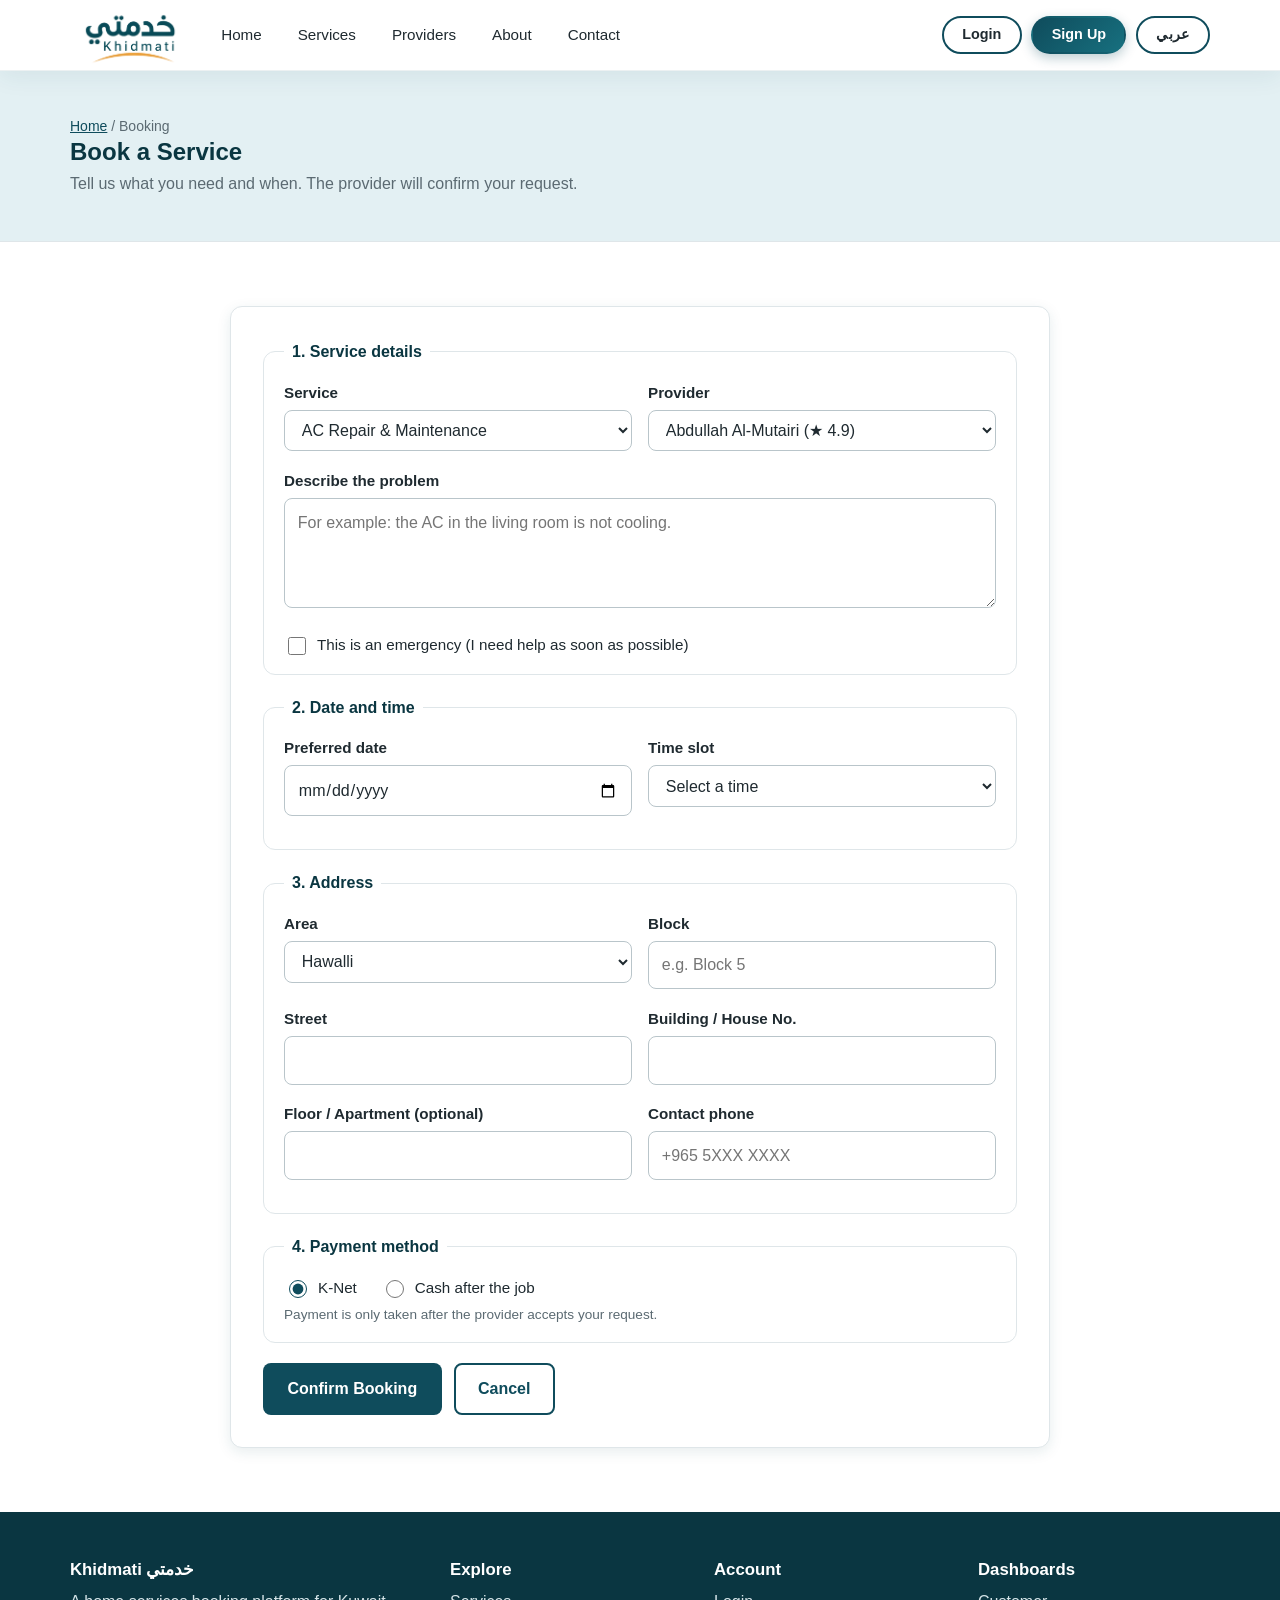
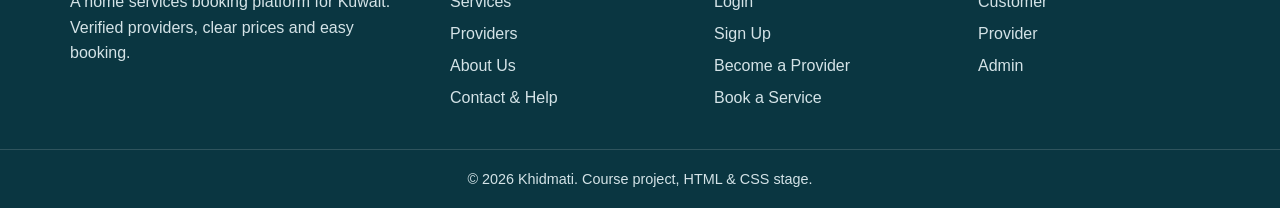
<file: khidmati/pages/booking.html>
<!DOCTYPE html>
<html lang="en">
<head>
  <meta charset="UTF-8">
  <meta name="viewport" content="width=device-width, initial-scale=1.0">
  <meta name="description" content="Book a home service in Kuwait: choose a service, date, time, address and payment method.">
  <title>Book a Service | Khidmati</title>
  <link rel="icon" type="image/png" href="../images/logo.png">
  <link rel="stylesheet" href="../styles.css">
</head>
<body>

  <header class="site-header">
    <div class="container nav-wrap">
      <a href="../index.html" class="brand">
        <img src="../images/logo.png" alt="Khidmati خدمتي">
        
      </a>
      <input type="checkbox" id="nav-toggle" class="nav-toggle-input">
      <label for="nav-toggle" class="nav-toggle-label" aria-label="Toggle menu"><span></span></label>
      <nav class="main-nav" aria-label="Main navigation">
        <ul>
          <li><a href="../index.html">Home</a></li>
          <li><a href="services.html">Services</a></li>
          <li><a href="providers.html">Providers</a></li>
          <li><a href="about.html">About</a></li>
          <li><a href="contact.html">Contact</a></li>
          <li class="nav-auth-start"><a href="login.html" class="btn btn-outline">Login</a></li>
          <li><a href="register.html" class="btn btn-primary">Sign Up</a></li>
          <li class="language-switch"><a href="../index-ar.html" class="btn btn-outline btn-sm" aria-label="Switch to Arabic version">عربي</a></li>
        </ul>
      </nav>
    </div>
  </header>

  <main>
    <section class="page-hero">
      <div class="container">
        <p class="breadcrumb"><a href="../index.html">Home</a> / Booking</p>
        <h1>Book a Service</h1>
        <p>Tell us what you need and when. The provider will confirm your request.</p>
      </div>
    </section>

    <section class="section">
      <div class="container">
        <form class="form-card form-wide" action="confirmation.html" method="get">

          <fieldset>
            <legend>1. Service details</legend>
            <div class="form-row">
              <div class="form-group">
                <label for="service">Service</label>
                <select id="service" name="service" required>
                  <option value="">Select a service</option>
                  <option selected>AC Repair &amp; Maintenance</option>
                  <option>Home Cleaning</option>
                  <option>Plumbing</option>
                  <option>Electrical</option>
                  <option>Moving &amp; Packing</option>
                  <option>Painting</option>
                  <option>Pest Control</option>
                  <option>Handyman</option>
                </select>
              </div>
              <div class="form-group">
                <label for="provider">Provider</label>
                <select id="provider" name="provider" required>
                  <option value="">Select a provider</option>
                  <option selected>Abdullah Al-Mutairi (★ 4.9)</option>
                  <option>Fresh Home Cleaning (★ 4.8)</option>
                  <option>Rashid Plumbing (★ 4.7)</option>
                  <option>Bright Electric (★ 4.6)</option>
                </select>
              </div>
            </div>
            <div class="form-group">
              <label for="details">Describe the problem</label>
              <textarea id="details" name="details" placeholder="For example: the AC in the living room is not cooling."></textarea>
            </div>
            <label class="choice">
              <input type="checkbox" name="emergency" value="yes">
              This is an emergency (I need help as soon as possible)
            </label>
          </fieldset>

          <fieldset>
            <legend>2. Date and time</legend>
            <div class="form-row">
              <div class="form-group">
                <label for="date">Preferred date</label>
                <input type="date" id="date" name="date" required>
              </div>
              <div class="form-group">
                <label for="time">Time slot</label>
                <select id="time" name="time" required>
                  <option value="">Select a time</option>
                  <option>8:00 AM - 10:00 AM</option>
                  <option>10:00 AM - 12:00 PM</option>
                  <option>12:00 PM - 2:00 PM</option>
                  <option>2:00 PM - 4:00 PM</option>
                  <option>4:00 PM - 6:00 PM</option>
                  <option>6:00 PM - 8:00 PM</option>
                </select>
              </div>
            </div>
          </fieldset>

          <fieldset>
            <legend>3. Address</legend>
            <div class="form-row">
              <div class="form-group">
                <label for="area">Area</label>
                <select id="area" name="area" required>
                  <option value="">Select an area</option>
                  <option>Kuwait City</option>
                  <option selected>Hawalli</option>
                  <option>Salmiya</option>
                  <option>Farwaniya</option>
                  <option>Jahra</option>
                  <option>Ahmadi</option>
                  <option>Mubarak Al-Kabeer</option>
                </select>
              </div>
              <div class="form-group">
                <label for="block">Block</label>
                <input type="text" id="block" name="block" placeholder="e.g. Block 5" required>
              </div>
            </div>
            <div class="form-row">
              <div class="form-group">
                <label for="street">Street</label>
                <input type="text" id="street" name="street" required>
              </div>
              <div class="form-group">
                <label for="building">Building / House No.</label>
                <input type="text" id="building" name="building" required>
              </div>
            </div>
            <div class="form-row">
              <div class="form-group">
                <label for="floor">Floor / Apartment (optional)</label>
                <input type="text" id="floor" name="floor">
              </div>
              <div class="form-group">
                <label for="phone">Contact phone</label>
                <input type="tel" id="phone" name="phone" placeholder="+965 5XXX XXXX" required>
              </div>
            </div>
          </fieldset>

          <fieldset>
            <legend>4. Payment method</legend>
            <div class="choice-group">
              <label class="choice"><input type="radio" name="payment" value="knet" checked> K-Net</label>
              <label class="choice"><input type="radio" name="payment" value="cash"> Cash after the job</label>
            </div>
            <p class="form-hint">Payment is only taken after the provider accepts your request.</p>
          </fieldset>

          <div class="form-actions">
            <button type="submit" class="btn btn-primary">Confirm Booking</button>
            <a href="providers.html" class="btn btn-outline">Cancel</a>
          </div>
        </form>
      </div>
    </section>
  </main>

  <footer class="site-footer">
    <div class="container footer-grid">
      <div>
        <h3>Khidmati خدمتي</h3>
        <p>A home services booking platform for Kuwait. Verified providers, clear prices and easy booking.</p>
      </div>
      <div>
        <h3>Explore</h3>
        <ul>
          <li><a href="services.html">Services</a></li>
          <li><a href="providers.html">Providers</a></li>
          <li><a href="about.html">About Us</a></li>
          <li><a href="contact.html">Contact &amp; Help</a></li>
        </ul>
      </div>
      <div>
        <h3>Account</h3>
        <ul>
          <li><a href="login.html">Login</a></li>
          <li><a href="register.html">Sign Up</a></li>
          <li><a href="become-provider.html">Become a Provider</a></li>
          <li><a href="booking.html">Book a Service</a></li>
        </ul>
      </div>
      <div>
        <h3>Dashboards</h3>
        <ul>
          <li><a href="customer-dashboard.html">Customer</a></li>
          <li><a href="provider-dashboard.html">Provider</a></li>
          <li><a href="admin-dashboard.html">Admin</a></li>
        </ul>
      </div>
    </div>
    <div class="footer-bottom">
      <div class="container">&copy; 2026 Khidmati. Course project, HTML &amp; CSS stage.</div>
    </div>
  </footer>

</body>
</html>
</file>
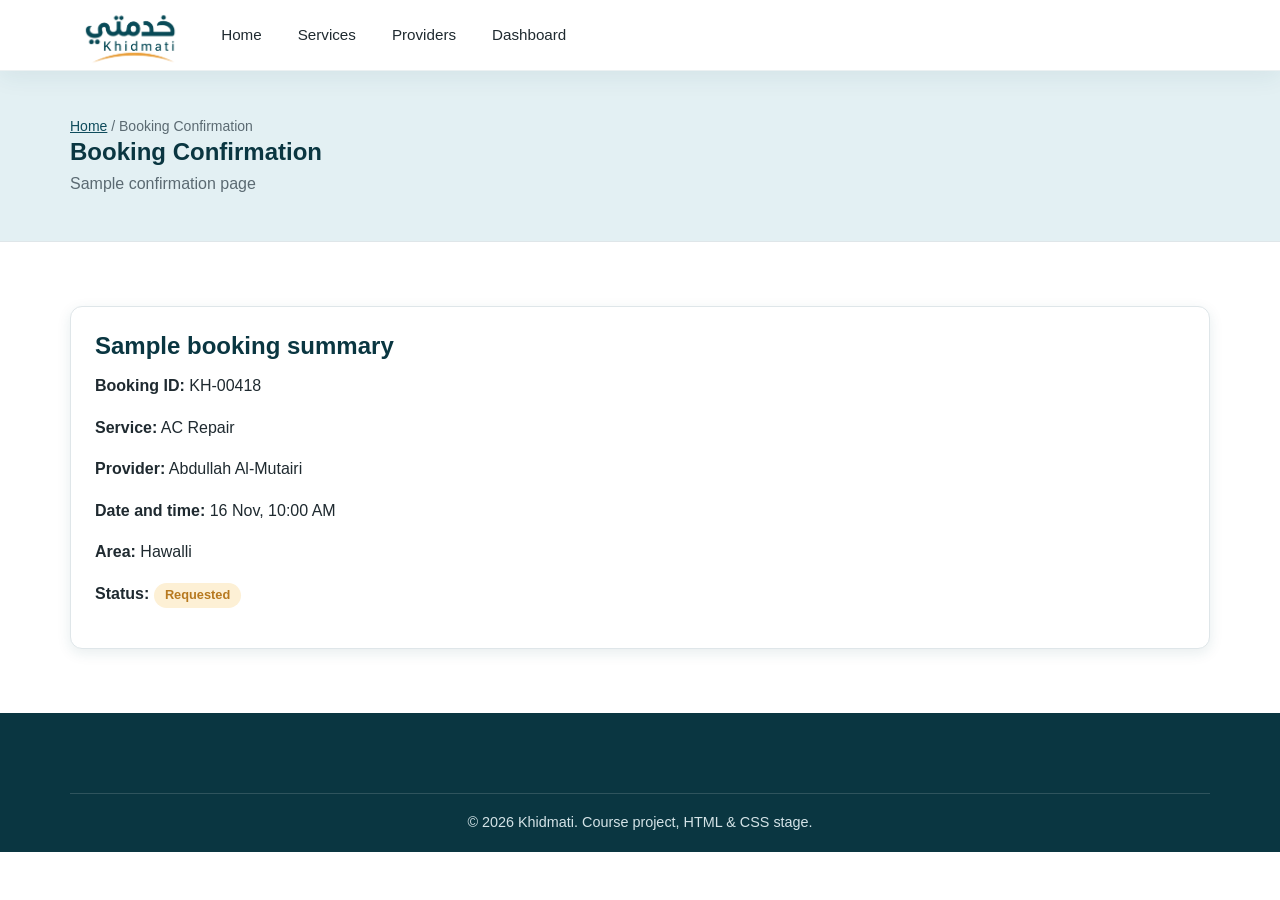
<file: khidmati/pages/confirmation.html>
<!DOCTYPE html>
<html lang="en">
<head>
  <meta charset="UTF-8">
  <meta name="viewport" content="width=device-width, initial-scale=1.0">
  <title>Booking Confirmation | Khidmati</title>
  <link rel="icon" type="image/png" href="../images/logo.png">
  <link rel="stylesheet" href="../styles.css">
</head>
<body>
  <header class="site-header">
    <div class="container nav-wrap">
      <a href="../index.html" class="brand">
        <img src="../images/logo.png" alt="Khidmati خدمتي">
        
      </a>
      <input type="checkbox" id="nav-toggle" class="nav-toggle-input">
      <label for="nav-toggle" class="nav-toggle-label" aria-label="Toggle menu"><span></span></label>
      <nav class="main-nav" aria-label="Main navigation">
        <ul>
          <li><a href="../index.html">Home</a></li>
          <li><a href="services.html">Services</a></li>
          <li><a href="providers.html">Providers</a></li>
          <li><a href="customer-dashboard.html">Dashboard</a></li>
        </ul>
      </nav>
    </div>
  </header>

  <main>
    <section class="page-hero">
      <div class="container">
        <p class="breadcrumb"><a href="../index.html">Home</a> / Booking Confirmation</p>
        <h1>Booking Confirmation</h1>
        <p>Sample confirmation page</p>
      </div>
    </section>

    <section class="section">
      <div class="container">
        <div class="card">
          <h2>Sample booking summary</h2>
          <p><strong>Booking ID:</strong> KH-00418</p>
          <p><strong>Service:</strong> AC Repair</p>
          <p><strong>Provider:</strong> Abdullah Al-Mutairi</p>
          <p><strong>Date and time:</strong> 16 Nov, 10:00 AM</p>
          <p><strong>Area:</strong> Hawalli</p>
          <p><strong>Status:</strong> <span class="badge badge-warning">Requested</span></p>
         
        </div>
      </div>
    </section>
  </main>

  <footer class="site-footer">
    <div class="container footer-bottom">
      <div>&copy; 2026 Khidmati. Course project, HTML &amp; CSS stage.</div>
    </div>
  </footer>

</body>
</html>
</file>
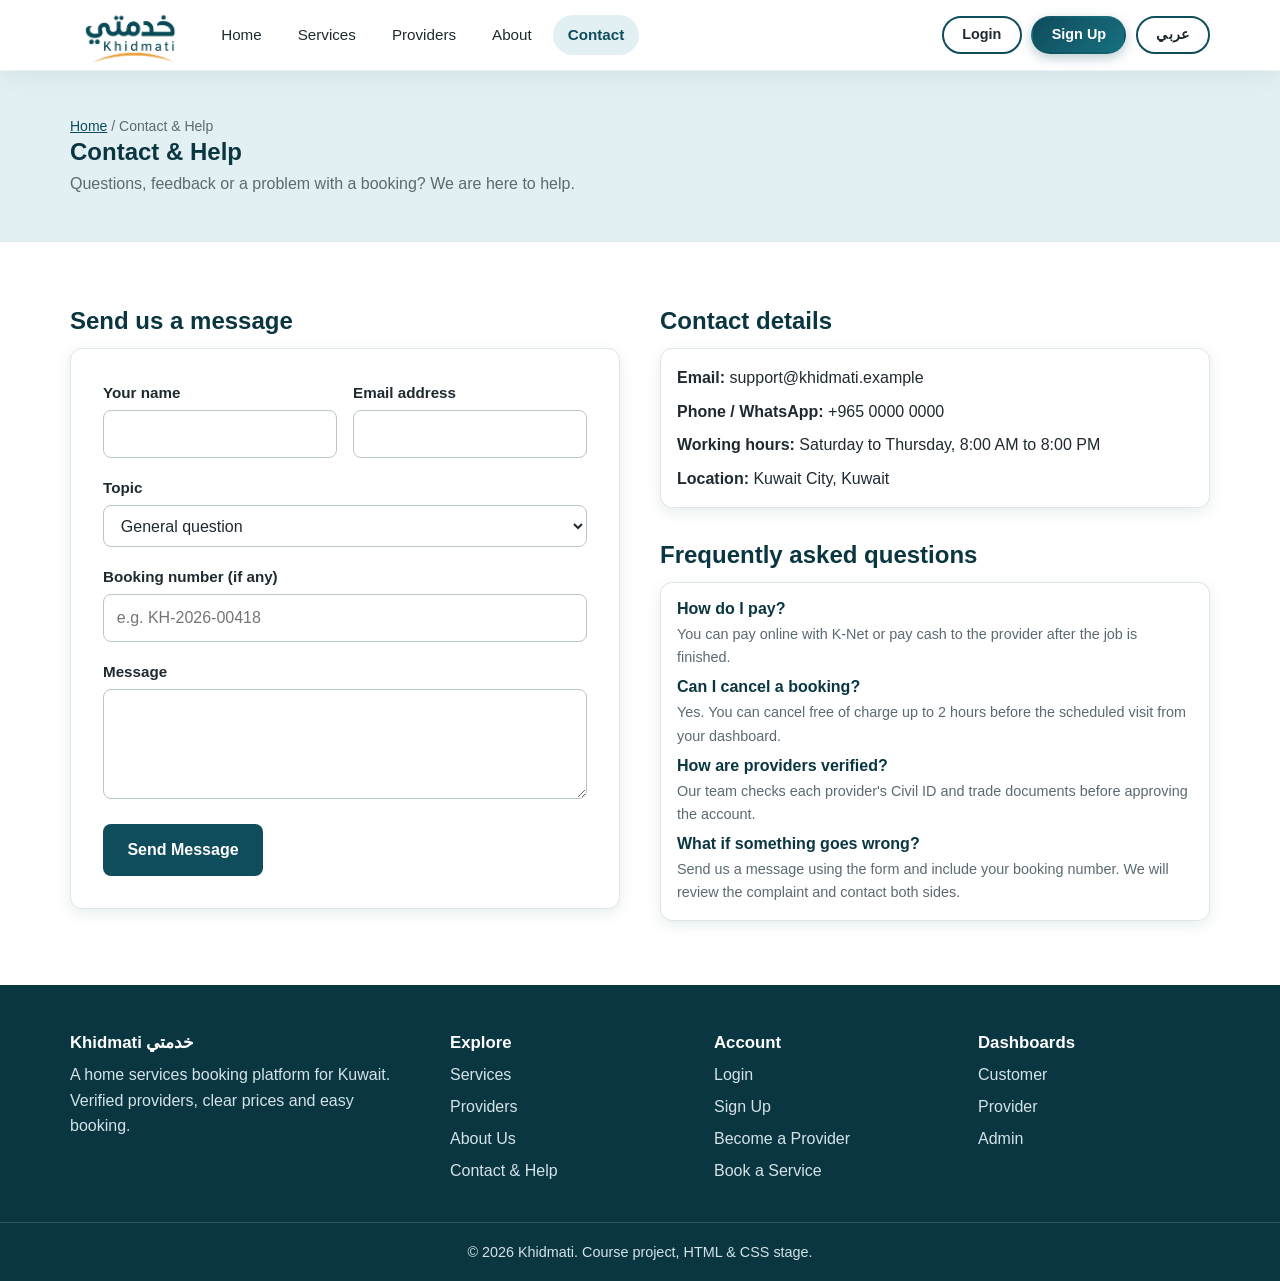
<file: khidmati/pages/contact.html>
<!DOCTYPE html>
<html lang="en">
<head>
  <meta charset="UTF-8">
  <meta name="viewport" content="width=device-width, initial-scale=1.0">
  <meta name="description" content="Contact Khidmati support, read the FAQ or submit a complaint.">
  <title>Contact &amp; Help | Khidmati</title>
  <link rel="icon" type="image/png" href="../images/logo.png">
  <link rel="stylesheet" href="../styles.css">
</head>
<body class="contact-page">

  <header class="site-header">
    <div class="container nav-wrap">
      <a href="../index.html" class="brand">
        <img src="../images/logo.png" alt="Khidmati خدمتي">
        
      </a>
      <input type="checkbox" id="nav-toggle" class="nav-toggle-input">
      <label for="nav-toggle" class="nav-toggle-label" aria-label="Toggle menu"><span></span></label>
      <nav class="main-nav" aria-label="Main navigation">
        <ul>
          <li><a href="../index.html">Home</a></li>
          <li><a href="services.html">Services</a></li>
          <li><a href="providers.html">Providers</a></li>
          <li><a href="about.html">About</a></li>
          <li><a href="contact.html" class="active">Contact</a></li>
       <li class="nav-auth-start"><a href="login.html" class="btn btn-outline">Login</a></li>
       <li><a href="register.html" class="btn btn-primary">Sign Up</a></li>
       <li class="language-switch"><a href="../index-ar.html" class="btn btn-outline btn-sm" aria-label="Switch to Arabic version">عربي</a></li>
        </ul>
      </nav>
    </div>
  </header>

  <main>
    <section class="page-hero">
      <div class="container">
        <p class="breadcrumb"><a href="../index.html">Home</a> / Contact &amp; Help</p>
        <h1>Contact &amp; Help</h1>
        <p>Questions, feedback or a problem with a booking? We are here to help.</p>
      </div>
    </section>

    <section class="section">
      <div class="container two-col" style="align-items: start;">

        <div>
          <h2>Send us a message</h2>
          <form class="form-card" action="contact.html" method="post">
            <div class="form-row">
              <div class="form-group">
                <label for="c-name">Your name</label>
                <input type="text" id="c-name" name="name" required>
              </div>
              <div class="form-group">
                <label for="c-email">Email address</label>
                <input type="email" id="c-email" name="email" required>
              </div>
            </div>
            <div class="form-group">
              <label for="c-topic">Topic</label>
              <select id="c-topic" name="topic">
                <option>General question</option>
                <option>Problem with a booking</option>
                <option>Complaint about a provider</option>
                <option>Payment issue</option>
                <option>Reset my password</option>
                <option>Become a provider</option>
              </select>
            </div>
            <div class="form-group">
              <label for="c-booking">Booking number (if any)</label>
              <input type="text" id="c-booking" name="booking" placeholder="e.g. KH-2026-00418">
            </div>
            <div class="form-group">
              <label for="c-message">Message</label>
              <textarea id="c-message" name="message" required></textarea>
            </div>
            <button type="submit" class="btn btn-primary">Send Message</button>
          </form>
        </div>

        <div>
          <h2>Contact details</h2>
          <div class="card" style="margin-bottom: 2rem;">
            <p><strong>Email:</strong> support@khidmati.example</p>
            <p><strong>Phone / WhatsApp:</strong> +965 0000 0000</p>
            <p><strong>Working hours:</strong> Saturday to Thursday, 8:00 AM to 8:00 PM</p>
            <p style="margin-bottom: 0;"><strong>Location:</strong> Kuwait City, Kuwait</p>
          </div>

          <h2>Frequently asked questions</h2>
          <div class="card faq-card">
            <h3>How do I pay?</h3>
            <p class="muted">You can pay online with K-Net or pay cash to the provider after the job is finished.</p>
            <h3>Can I cancel a booking?</h3>
            <p class="muted">Yes. You can cancel free of charge up to 2 hours before the scheduled visit from your dashboard.</p>
            <h3>How are providers verified?</h3>
            <p class="muted">Our team checks each provider's Civil ID and trade documents before approving the account.</p>
            <h3 style="margin-top: 0;">What if something goes wrong?</h3>
            <p class="muted" style="margin-bottom: 0;">Send us a message using the form and include your booking number. We will review the complaint and contact both sides.</p>
          </div>
        </div>

      </div>
    </section>
  </main>

  <footer class="site-footer">
    <div class="container footer-grid">
      <div>
        <h3>Khidmati خدمتي</h3>
        <p>A home services booking platform for Kuwait. Verified providers, clear prices and easy booking.</p>
      </div>
      <div>
        <h3>Explore</h3>
        <ul>
          <li><a href="services.html">Services</a></li>
          <li><a href="providers.html">Providers</a></li>
          <li><a href="about.html">About Us</a></li>
          <li><a href="contact.html">Contact &amp; Help</a></li>
        </ul>
      </div>
      <div>
        <h3>Account</h3>
        <ul>
          <li><a href="login.html">Login</a></li>
          <li><a href="register.html">Sign Up</a></li>
          <li><a href="become-provider.html">Become a Provider</a></li>
          <li><a href="booking.html">Book a Service</a></li>
        </ul>
      </div>
      <div>
        <h3>Dashboards</h3>
        <ul>
          <li><a href="customer-dashboard.html">Customer</a></li>
          <li><a href="provider-dashboard.html">Provider</a></li>
          <li><a href="admin-dashboard.html">Admin</a></li>
        </ul>
      </div>
    </div>
    <div class="footer-bottom">
      <div class="container">&copy; 2026 Khidmati. Course project, HTML &amp; CSS stage.</div>
    </div>
  </footer>

</body>
</html>
</file>
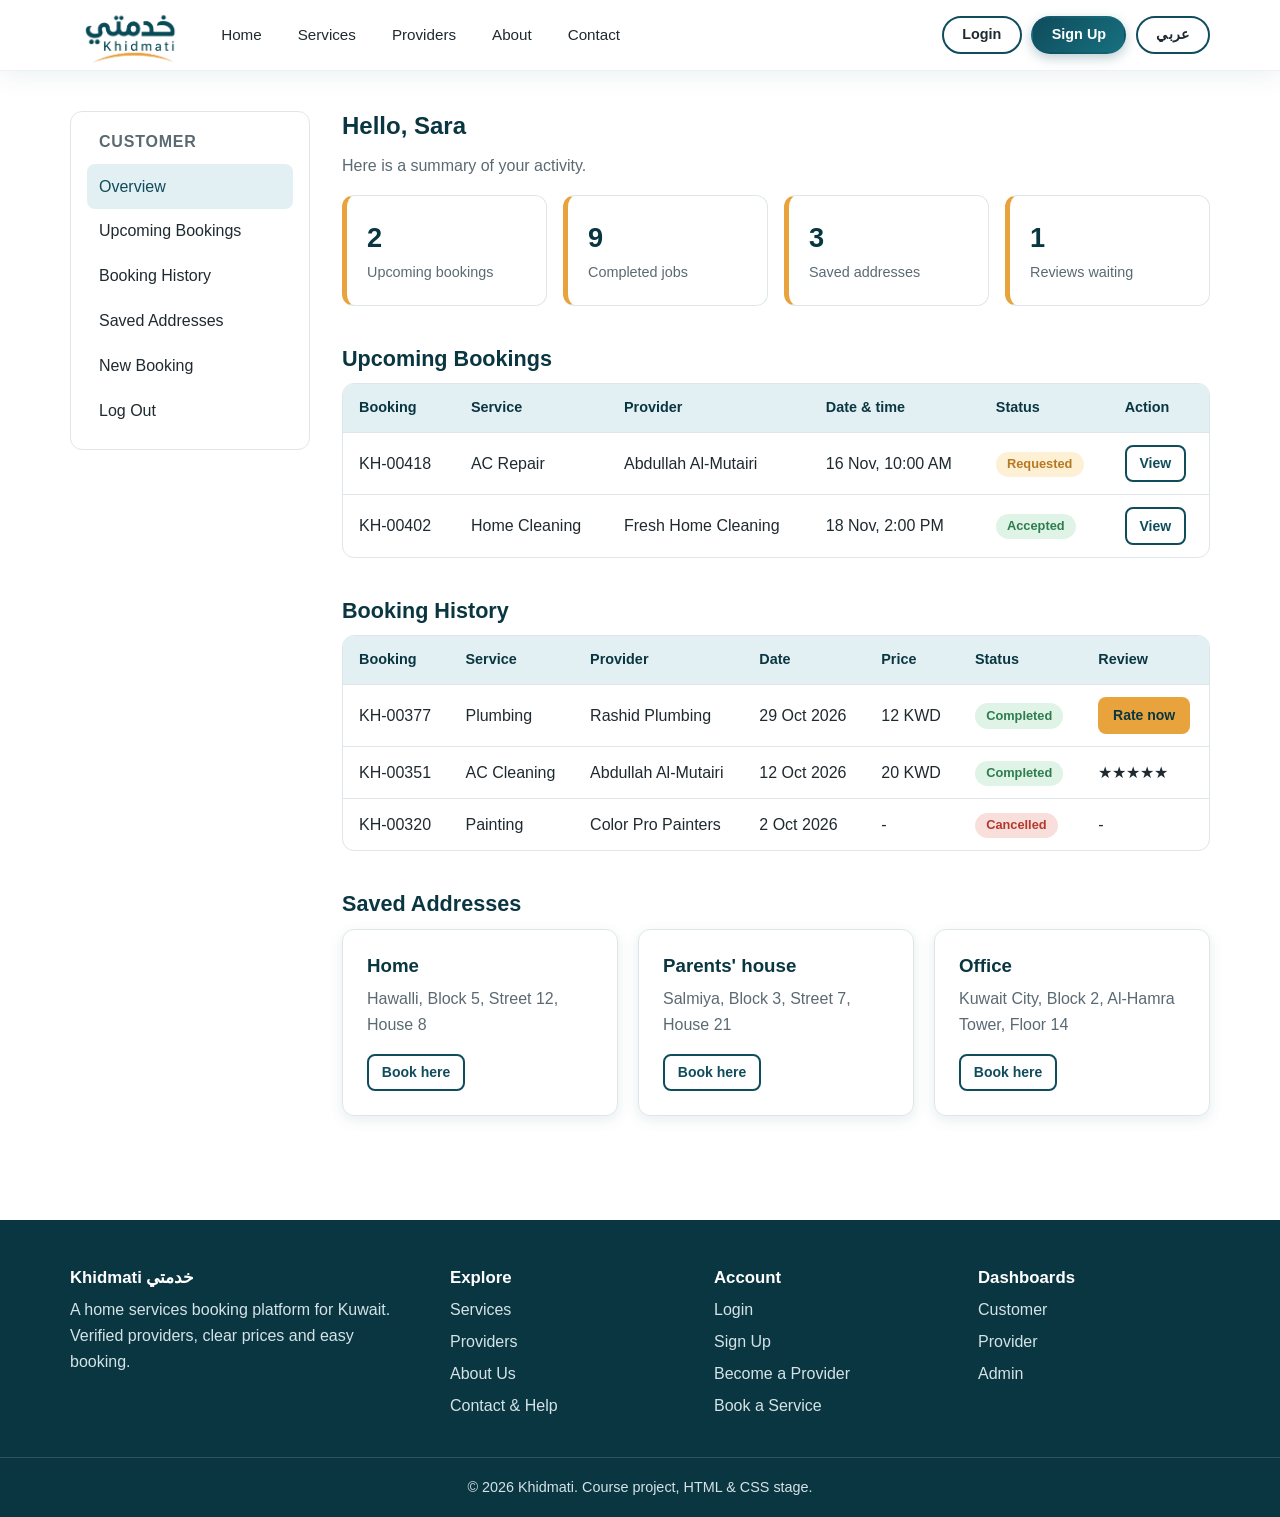
<file: khidmati/pages/customer-dashboard.html>
<!DOCTYPE html>
<html lang="en">
<head>
  <meta charset="UTF-8">
  <meta name="viewport" content="width=device-width, initial-scale=1.0">
  <meta name="description" content="Customer dashboard: view your bookings, saved addresses and reviews.">
  <title>My Dashboard | Khidmati</title>
  <link rel="icon" type="image/png" href="../images/logo.png">
  <link rel="stylesheet" href="../styles.css">
</head>
<body>

  <header class="site-header">
    <div class="container nav-wrap">
      <a href="../index.html" class="brand">
        <img src="../images/logo.png" alt="Khidmati خدمتي">
        
      </a>
      <input type="checkbox" id="nav-toggle" class="nav-toggle-input">
      <label for="nav-toggle" class="nav-toggle-label" aria-label="Toggle menu"><span></span></label>
      <nav class="main-nav" aria-label="Main navigation">
        <ul>
          <li><a href="../index.html">Home</a></li>
          <li><a href="services.html">Services</a></li>
          <li><a href="providers.html">Providers</a></li>
          <li><a href="about.html">About</a></li>
          <li><a href="contact.html">Contact</a></li>
          <li class="nav-auth-start"><a href="login.html" class="btn btn-outline">Login</a></li>
          <li><a href="register.html" class="btn btn-primary">Sign Up</a></li>
          <li class="language-switch"><a href="../index-ar.html" class="btn btn-outline btn-sm" aria-label="Switch to Arabic version">عربي</a></li>
        </ul>
      </nav>
    </div>
  </header>

  <main class="container dashboard">

    <aside class="sidebar" aria-label="Dashboard menu">
      <h2>Customer</h2>
      <ul>
        <li><a href="#overview">Overview</a></li>
        <li><a href="#upcoming">Upcoming Bookings</a></li>
        <li><a href="#history">Booking History</a></li>
        <li><a href="#addresses">Saved Addresses</a></li>
        <li><a href="booking.html">New Booking</a></li>
        <li><a href="login.html">Log Out</a></li>
      </ul>
    </aside>

    <div class="dash-main">

      <section id="overview">
        <h1>Hello, Sara</h1>
        <p class="muted">Here is a summary of your activity.</p>
        <div class="stats">
          <div class="stat"><strong>2</strong><span>Upcoming bookings</span></div>
          <div class="stat"><strong>9</strong><span>Completed jobs</span></div>
          <div class="stat"><strong>3</strong><span>Saved addresses</span></div>
          <div class="stat"><strong>1</strong><span>Reviews waiting</span></div>
        </div>
      </section>

      <section id="upcoming">
        <h2>Upcoming Bookings</h2>
        <div class="table-wrap">
          <table class="data">
            <thead>
              <tr><th>Booking</th><th>Service</th><th>Provider</th><th>Date &amp; time</th><th>Status</th><th>Action</th></tr>
            </thead>
            <tbody>
              <tr>
                <td>KH-00418</td><td>AC Repair</td><td>Abdullah Al-Mutairi</td><td>16 Nov, 10:00 AM</td>
                <td><span class="badge badge-warning">Requested</span></td>
                <td><a href="confirmation.html?booking=KH-00418" class="btn btn-outline btn-sm">View</a></td>
              </tr>
              <tr>
                <td>KH-00402</td><td>Home Cleaning</td><td>Fresh Home Cleaning</td><td>18 Nov, 2:00 PM</td>
                <td><span class="badge badge-success">Accepted</span></td>
                <td><a href="confirmation.html?booking=KH-00402" class="btn btn-outline btn-sm">View</a></td>
              </tr>
            </tbody>
          </table>
        </div>
      </section>

      <section id="history">
        <h2>Booking History</h2>
        <div class="table-wrap">
          <table class="data">
            <thead>
              <tr><th>Booking</th><th>Service</th><th>Provider</th><th>Date</th><th>Price</th><th>Status</th><th>Review</th></tr>
            </thead>
            <tbody>
              <tr>
                <td>KH-00377</td><td>Plumbing</td><td>Rashid Plumbing</td><td>29 Oct 2026</td><td>12 KWD</td>
                <td><span class="badge badge-success">Completed</span></td>
                <td><a href="provider-profile.html" class="btn btn-accent btn-sm">Rate now</a></td>
              </tr>
              <tr>
                <td>KH-00351</td><td>AC Cleaning</td><td>Abdullah Al-Mutairi</td><td>12 Oct 2026</td><td>20 KWD</td>
                <td><span class="badge badge-success">Completed</span></td>
                <td>★★★★★</td>
              </tr>
              <tr>
                <td>KH-00320</td><td>Painting</td><td>Color Pro Painters</td><td>2 Oct 2026</td><td>-</td>
                <td><span class="badge badge-danger">Cancelled</span></td>
                <td>-</td>
              </tr>
            </tbody>
          </table>
        </div>
      </section>

      <section id="addresses">
        <h2>Saved Addresses</h2>
        <div class="card-grid">
          <div class="card">
            <h3>Home</h3>
            <p class="muted">Hawalli, Block 5, Street 12, House 8</p>
            <a href="booking.html" class="btn btn-outline btn-sm">Book here</a>
          </div>
          <div class="card">
            <h3>Parents' house</h3>
            <p class="muted">Salmiya, Block 3, Street 7, House 21</p>
            <a href="booking.html" class="btn btn-outline btn-sm">Book here</a>
          </div>
          <div class="card">
            <h3>Office</h3>
            <p class="muted">Kuwait City, Block 2, Al-Hamra Tower, Floor 14</p>
            <a href="booking.html" class="btn btn-outline btn-sm">Book here</a>
          </div>
        </div>
      </section>

    </div>
  </main>

  <footer class="site-footer">
    <div class="container footer-grid">
      <div>
        <h3>Khidmati خدمتي</h3>
        <p>A home services booking platform for Kuwait. Verified providers, clear prices and easy booking.</p>
      </div>
      <div>
        <h3>Explore</h3>
        <ul>
          <li><a href="services.html">Services</a></li>
          <li><a href="providers.html">Providers</a></li>
          <li><a href="about.html">About Us</a></li>
          <li><a href="contact.html">Contact &amp; Help</a></li>
        </ul>
      </div>
      <div>
        <h3>Account</h3>
        <ul>
          <li><a href="login.html">Login</a></li>
          <li><a href="register.html">Sign Up</a></li>
          <li><a href="become-provider.html">Become a Provider</a></li>
          <li><a href="booking.html">Book a Service</a></li>
        </ul>
      </div>
      <div>
        <h3>Dashboards</h3>
        <ul>
          <li><a href="customer-dashboard.html">Customer</a></li>
          <li><a href="provider-dashboard.html">Provider</a></li>
          <li><a href="admin-dashboard.html">Admin</a></li>
        </ul>
      </div>
    </div>
    <div class="footer-bottom">
      <div class="container">&copy; 2026 Khidmati. Course project, HTML &amp; CSS stage.</div>
    </div>
  </footer>

</body>
</html>
</file>
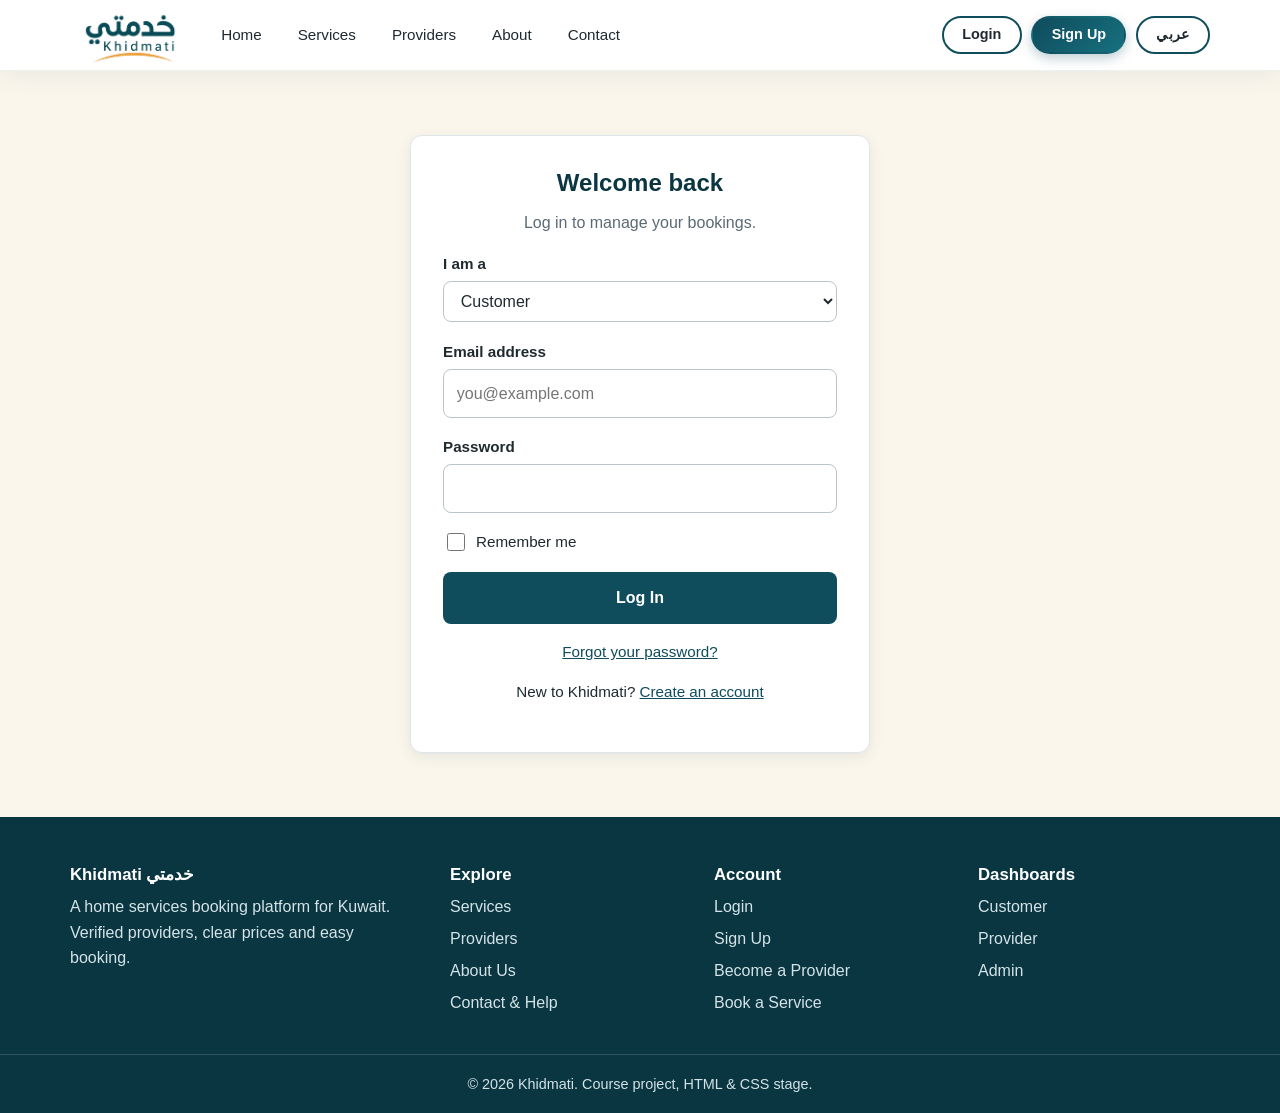
<file: khidmati/pages/login.html>
<!DOCTYPE html>
<html lang="en">
<head>
  <meta charset="UTF-8">
  <meta name="viewport" content="width=device-width, initial-scale=1.0">
  <meta name="description" content="Log in to your Khidmati account.">
  <title>Login | Khidmati</title>
  <link rel="icon" type="image/png" href="../images/logo.png">
  <link rel="stylesheet" href="../styles.css">
</head>
<body>

  <header class="site-header">
    <div class="container nav-wrap">
      <a href="../index.html" class="brand">
        <img src="../images/logo.png" alt="Khidmati خدمتي">
        
      </a>
      <input type="checkbox" id="nav-toggle" class="nav-toggle-input">
      <label for="nav-toggle" class="nav-toggle-label" aria-label="Toggle menu"><span></span></label>
      <nav class="main-nav" aria-label="Main navigation">
        <ul>
          <li><a href="../index.html">Home</a></li>
          <li><a href="services.html">Services</a></li>
          <li><a href="providers.html">Providers</a></li>
          <li><a href="about.html">About</a></li>
          <li><a href="contact.html">Contact</a></li>
          <li class="nav-auth-start"><a href="login.html" class="btn btn-outline">Login</a></li>
          <li><a href="register.html" class="btn btn-primary">Sign Up</a></li>
          <li class="language-switch"><a href="../index-ar.html" class="btn btn-outline btn-sm" aria-label="Switch to Arabic version">عربي</a></li>
        </ul>
      </nav>
    </div>
  </header>

  <main>
    <section class="section section-alt">
      <div class="container">
        <form class="form-card form-narrow" action="customer-dashboard.html" method="post">
          <h1 class="text-center">Welcome back</h1>
          <p class="text-center muted">Log in to manage your bookings.</p>

          <div class="form-group">
            <label for="login-role">I am a</label>
            <select id="login-role" name="role">
              <option value="customer">Customer</option>
              <option value="provider">Service provider</option>
              <option value="admin">Administrator</option>
            </select>
          </div>

          <div class="form-group">
            <label for="login-email">Email address</label>
            <input type="email" id="login-email" name="email" placeholder="you@example.com" required>
          </div>

          <div class="form-group">
            <label for="login-password">Password</label>
            <input type="password" id="login-password" name="password" required>
          </div>

          <div class="form-group">
            <label class="choice"><input type="checkbox" name="remember"> Remember me</label>
          </div>

          <button type="submit" class="btn btn-primary btn-block">Log In</button>

          <p class="form-footer"><a href="contact.html">Forgot your password?</a></p>
          <p class="form-footer">New to Khidmati? <a href="register.html">Create an account</a></p>
        </form>
      </div>
    </section>
  </main>

  <footer class="site-footer">
    <div class="container footer-grid">
      <div>
        <h3>Khidmati خدمتي</h3>
        <p>A home services booking platform for Kuwait. Verified providers, clear prices and easy booking.</p>
      </div>
      <div>
        <h3>Explore</h3>
        <ul>
          <li><a href="services.html">Services</a></li>
          <li><a href="providers.html">Providers</a></li>
          <li><a href="about.html">About Us</a></li>
          <li><a href="contact.html">Contact &amp; Help</a></li>
        </ul>
      </div>
      <div>
        <h3>Account</h3>
        <ul>
          <li><a href="login.html">Login</a></li>
          <li><a href="register.html">Sign Up</a></li>
          <li><a href="become-provider.html">Become a Provider</a></li>
          <li><a href="booking.html">Book a Service</a></li>
        </ul>
      </div>
      <div>
        <h3>Dashboards</h3>
        <ul>
          <li><a href="customer-dashboard.html">Customer</a></li>
          <li><a href="provider-dashboard.html">Provider</a></li>
          <li><a href="admin-dashboard.html">Admin</a></li>
        </ul>
      </div>
    </div>
    <div class="footer-bottom">
      <div class="container">&copy; 2026 Khidmati. Course project, HTML &amp; CSS stage.</div>
    </div>
  </footer>

</body>
</html>
</file>
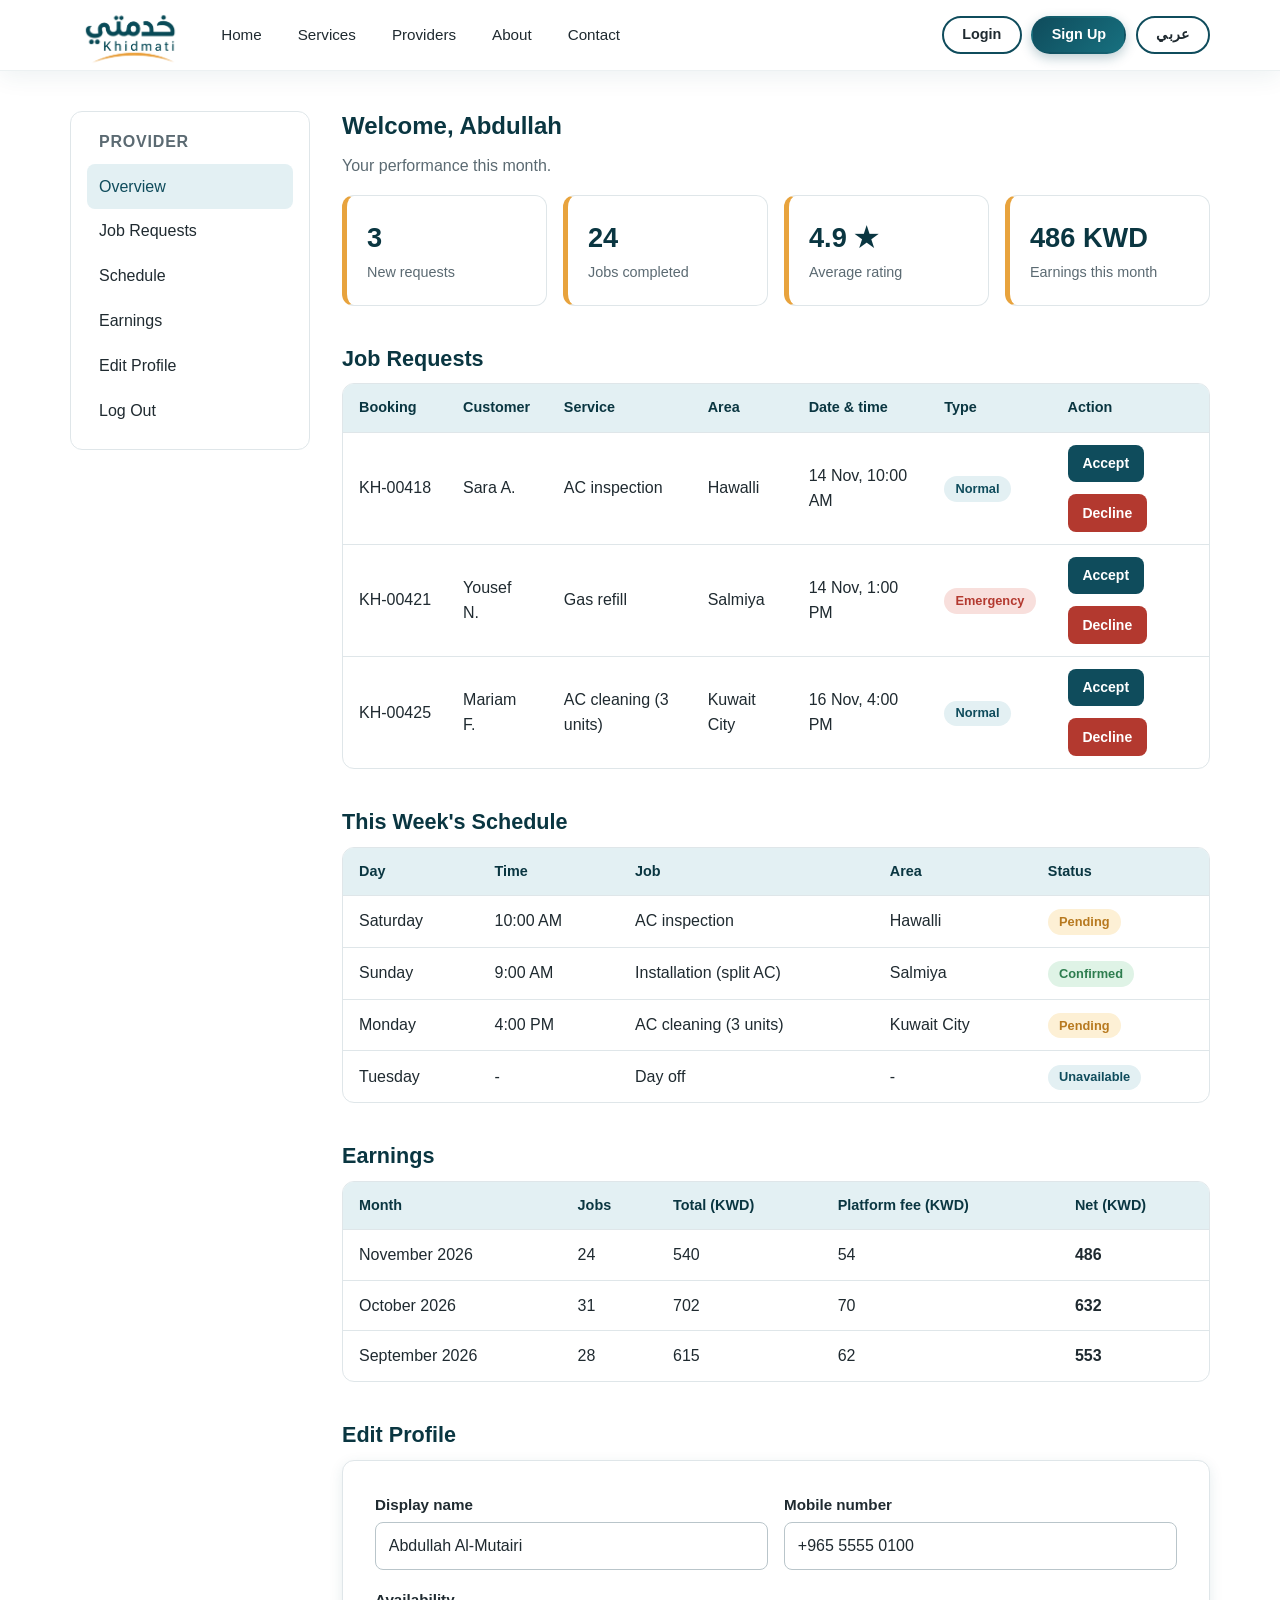
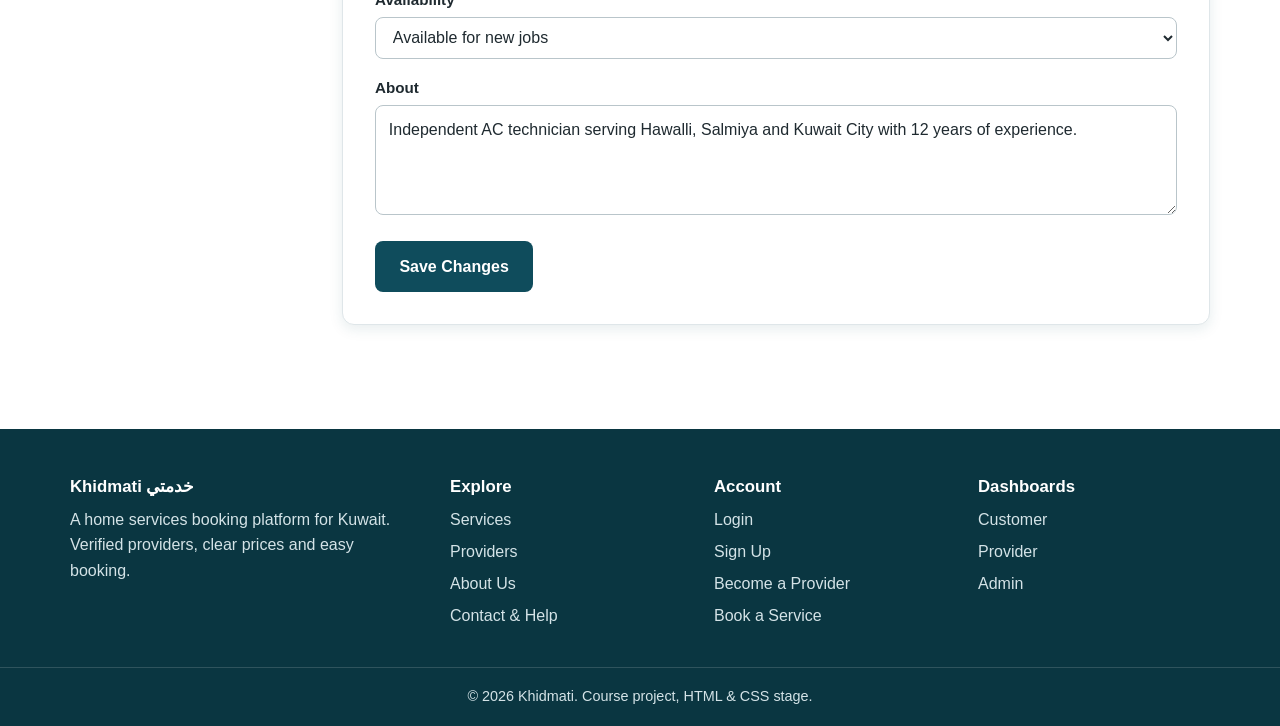
<file: khidmati/pages/provider-dashboard.html>
<!DOCTYPE html>
<html lang="en">
<head>
  <meta charset="UTF-8">
  <meta name="viewport" content="width=device-width, initial-scale=1.0">
  <meta name="description" content="Provider dashboard: manage job requests, your schedule, earnings and profile.">
  <title>Provider Dashboard | Khidmati</title>
  <link rel="icon" type="image/png" href="../images/logo.png">
  <link rel="stylesheet" href="../styles.css">
</head>
<body>

  <header class="site-header">
    <div class="container nav-wrap">
      <a href="../index.html" class="brand">
        <img src="../images/logo.png" alt="Khidmati خدمتي">
        
      </a>
      <input type="checkbox" id="nav-toggle" class="nav-toggle-input">
      <label for="nav-toggle" class="nav-toggle-label" aria-label="Toggle menu"><span></span></label>
      <nav class="main-nav" aria-label="Main navigation">
        <ul>
          <li><a href="../index.html">Home</a></li>
          <li><a href="services.html">Services</a></li>
          <li><a href="providers.html">Providers</a></li>
          <li><a href="about.html">About</a></li>
          <li><a href="contact.html">Contact</a></li>
          <li class="nav-auth-start"><a href="login.html" class="btn btn-outline">Login</a></li>
          <li><a href="register.html" class="btn btn-primary">Sign Up</a></li>
          <li class="language-switch"><a href="../index-ar.html" class="btn btn-outline btn-sm" aria-label="Switch to Arabic version">عربي</a></li>
        </ul>
      </nav>
    </div>
  </header>

  <main class="container dashboard">

    <aside class="sidebar" aria-label="Dashboard menu">
      <h2>Provider</h2>
      <ul>
        <li><a href="#overview">Overview</a></li>
        <li><a href="#requests">Job Requests</a></li>
        <li><a href="#schedule">Schedule</a></li>
        <li><a href="#earnings">Earnings</a></li>
        <li><a href="#profile">Edit Profile</a></li>
        <li><a href="login.html">Log Out</a></li>
      </ul>
    </aside>

    <div class="dash-main">

      <section id="overview">
        <h1>Welcome, Abdullah</h1>
        <p class="muted">Your performance this month.</p>
        <div class="stats">
          <div class="stat"><strong>3</strong><span>New requests</span></div>
          <div class="stat"><strong>24</strong><span>Jobs completed</span></div>
          <div class="stat"><strong>4.9 ★</strong><span>Average rating</span></div>
          <div class="stat"><strong>486 KWD</strong><span>Earnings this month</span></div>
        </div>
      </section>

      <section id="requests">
        <h2>Job Requests</h2>
        <div class="table-wrap">
          <table class="data">
            <thead>
              <tr><th>Booking</th><th>Customer</th><th>Service</th><th>Area</th><th>Date &amp; time</th><th>Type</th><th>Action</th></tr>
            </thead>
            <tbody>
              <tr>
                <td>KH-00418</td><td>Sara A.</td><td>AC inspection</td><td>Hawalli</td><td>14 Nov, 10:00 AM</td>
                <td><span class="badge badge-info">Normal</span></td>
                <td><div class="form-actions"><a href="#requests" class="btn btn-primary btn-sm">Accept</a><a href="#requests" class="btn btn-danger btn-sm">Decline</a></div></td>
              </tr>
              <tr>
                <td>KH-00421</td><td>Yousef N.</td><td>Gas refill</td><td>Salmiya</td><td>14 Nov, 1:00 PM</td>
                <td><span class="badge badge-danger">Emergency</span></td>
                <td><div class="form-actions"><a href="#requests" class="btn btn-primary btn-sm">Accept</a><a href="#requests" class="btn btn-danger btn-sm">Decline</a></div></td>
              </tr>
              <tr>
                <td>KH-00425</td><td>Mariam F.</td><td>AC cleaning (3 units)</td><td>Kuwait City</td><td>16 Nov, 4:00 PM</td>
                <td><span class="badge badge-info">Normal</span></td>
                <td><div class="form-actions"><a href="#requests" class="btn btn-primary btn-sm">Accept</a><a href="#requests" class="btn btn-danger btn-sm">Decline</a></div></td>
              </tr>
            </tbody>
          </table>
        </div>
      </section>

      <section id="schedule">
        <h2>This Week's Schedule</h2>
        <div class="table-wrap">
          <table class="data">
            <thead>
              <tr><th>Day</th><th>Time</th><th>Job</th><th>Area</th><th>Status</th></tr>
            </thead>
            <tbody>
              <tr><td>Saturday</td><td>10:00 AM</td><td>AC inspection</td><td>Hawalli</td><td><span class="badge badge-warning">Pending</span></td></tr>
              <tr><td>Sunday</td><td>9:00 AM</td><td>Installation (split AC)</td><td>Salmiya</td><td><span class="badge badge-success">Confirmed</span></td></tr>
              <tr><td>Monday</td><td>4:00 PM</td><td>AC cleaning (3 units)</td><td>Kuwait City</td><td><span class="badge badge-warning">Pending</span></td></tr>
              <tr><td>Tuesday</td><td>-</td><td>Day off</td><td>-</td><td><span class="badge badge-info">Unavailable</span></td></tr>
            </tbody>
          </table>
        </div>
      </section>

      <section id="earnings">
        <h2>Earnings</h2>
        <div class="table-wrap">
          <table class="data">
            <thead>
              <tr><th>Month</th><th>Jobs</th><th>Total (KWD)</th><th>Platform fee (KWD)</th><th>Net (KWD)</th></tr>
            </thead>
            <tbody>
              <tr><td>November 2026</td><td>24</td><td>540</td><td>54</td><td><strong>486</strong></td></tr>
              <tr><td>October 2026</td><td>31</td><td>702</td><td>70</td><td><strong>632</strong></td></tr>
              <tr><td>September 2026</td><td>28</td><td>615</td><td>62</td><td><strong>553</strong></td></tr>
            </tbody>
          </table>
        </div>
      </section>

      <section id="profile">
        <h2>Edit Profile</h2>
        <form class="form-card" action="provider-dashboard.html" method="post">
          <div class="form-row">
            <div class="form-group">
              <label for="dp-name">Display name</label>
              <input type="text" id="dp-name" name="name" value="Abdullah Al-Mutairi">
            </div>
            <div class="form-group">
              <label for="dp-phone">Mobile number</label>
              <input type="tel" id="dp-phone" name="phone" value="+965 5555 0100">
            </div>
          </div>
          <div class="form-group">
            <label for="dp-avail">Availability</label>
            <select id="dp-avail" name="availability">
              <option selected>Available for new jobs</option>
              <option>Busy this week</option>
              <option>On holiday</option>
            </select>
          </div>
          <div class="form-group">
            <label for="dp-bio">About</label>
            <textarea id="dp-bio" name="bio">Independent AC technician serving Hawalli, Salmiya and Kuwait City with 12 years of experience.</textarea>
          </div>
          <button type="submit" class="btn btn-primary">Save Changes</button>
        </form>
      </section>

    </div>
  </main>

  <footer class="site-footer">
    <div class="container footer-grid">
      <div>
        <h3>Khidmati خدمتي</h3>
        <p>A home services booking platform for Kuwait. Verified providers, clear prices and easy booking.</p>
      </div>
      <div>
        <h3>Explore</h3>
        <ul>
          <li><a href="services.html">Services</a></li>
          <li><a href="providers.html">Providers</a></li>
          <li><a href="about.html">About Us</a></li>
          <li><a href="contact.html">Contact &amp; Help</a></li>
        </ul>
      </div>
      <div>
        <h3>Account</h3>
        <ul>
          <li><a href="login.html">Login</a></li>
          <li><a href="register.html">Sign Up</a></li>
          <li><a href="become-provider.html">Become a Provider</a></li>
          <li><a href="booking.html">Book a Service</a></li>
        </ul>
      </div>
      <div>
        <h3>Dashboards</h3>
        <ul>
          <li><a href="customer-dashboard.html">Customer</a></li>
          <li><a href="provider-dashboard.html">Provider</a></li>
          <li><a href="admin-dashboard.html">Admin</a></li>
        </ul>
      </div>
    </div>
    <div class="footer-bottom">
      <div class="container">&copy; 2026 Khidmati. Course project, HTML &amp; CSS stage.</div>
    </div>
  </footer>

</body>
</html>
</file>
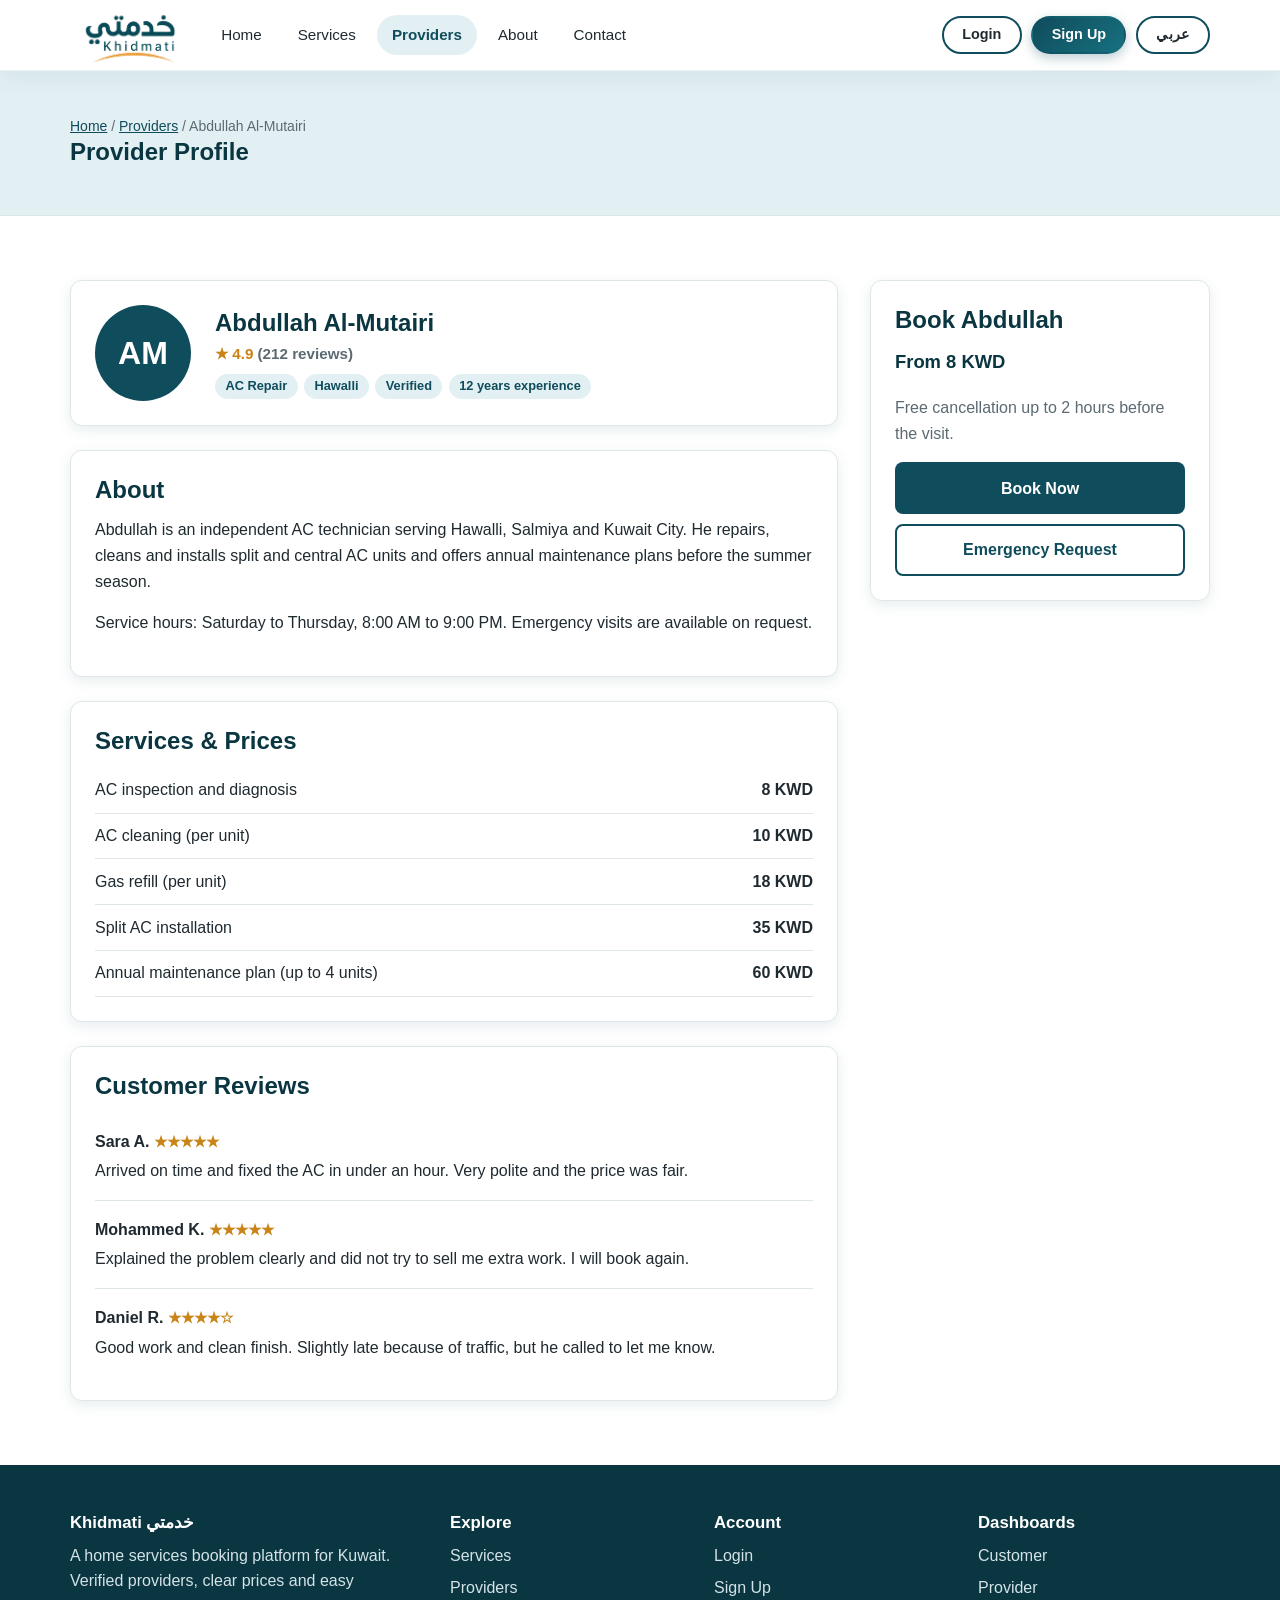
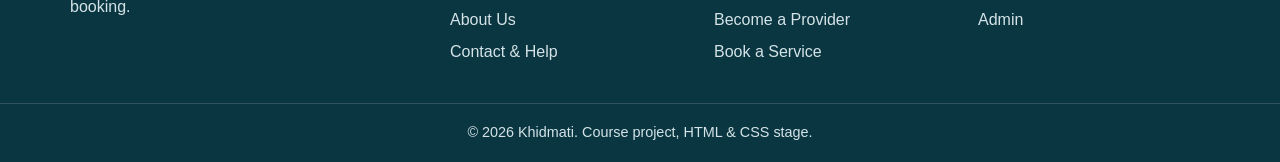
<file: khidmati/pages/provider-profile.html>
<!DOCTYPE html>
<html lang="en">
<head>
  <meta charset="UTF-8">
  <meta name="viewport" content="width=device-width, initial-scale=1.0">
  <meta name="description" content="Provider profile with services, prices and customer reviews.">
  <title>Provider Profile | Khidmati</title>
  <link rel="icon" type="image/png" href="../images/logo.png">
  <link rel="stylesheet" href="../styles.css">
</head>
<body>

  <header class="site-header">
    <div class="container nav-wrap">
      <a href="../index.html" class="brand">
        <img src="../images/logo.png" alt="Khidmati خدمتي">
        
      </a>
      <input type="checkbox" id="nav-toggle" class="nav-toggle-input">
      <label for="nav-toggle" class="nav-toggle-label" aria-label="Toggle menu"><span></span></label>
      <nav class="main-nav" aria-label="Main navigation">
        <ul>
          <li><a href="../index.html">Home</a></li>
          <li><a href="services.html">Services</a></li>
          <li><a href="providers.html" class="active">Providers</a></li>
          <li><a href="about.html">About</a></li>
          <li><a href="contact.html">Contact</a></li>
          <li class="nav-auth-start"><a href="login.html" class="btn btn-outline">Login</a></li>
          <li><a href="register.html" class="btn btn-primary">Sign Up</a></li>
          <li class="language-switch"><a href="../index-ar.html" class="btn btn-outline btn-sm" aria-label="Switch to Arabic version">عربي</a></li>
        </ul>
      </nav>
    </div>
  </header>

  <main>
    <section class="page-hero">
      <div class="container">
        <p class="breadcrumb"><a href="../index.html">Home</a> / <a href="providers.html">Providers</a> / Abdullah Al-Mutairi</p>
        <h1>Provider Profile</h1>
      </div>
    </section>

    <section class="section">
      <div class="container profile-layout">

        <div>
          <article class="card">
            <div class="profile-top">
              <div class="avatar avatar-lg">AM</div>
              <div>
                <h2 style="margin-bottom: 0.25rem;">Abdullah Al-Mutairi</h2>
                <p class="rating" style="margin-bottom: 0.5rem;">★ 4.9 <span class="muted">(212 reviews)</span></p>
                <ul class="provider-meta">
                  <li class="tag">AC Repair</li>
                  <li class="tag">Hawalli</li>
                  <li class="tag">Verified</li>
                  <li class="tag">12 years experience</li>
                </ul>
              </div>
            </div>
          </article>

          <section class="card" style="margin-top: 1.5rem;">
            <h2>About</h2>
            <p>Abdullah is an independent AC technician serving Hawalli, Salmiya and Kuwait City. He repairs, cleans and installs split and central AC units and offers annual maintenance plans before the summer season.</p>
            <p>Service hours: Saturday to Thursday, 8:00 AM to 9:00 PM. Emergency visits are available on request.</p>
          </section>

          <section class="card" style="margin-top: 1.5rem;">
            <h2>Services &amp; Prices</h2>
            <table class="price-list">
              <tbody>
                <tr><td>AC inspection and diagnosis</td><td>8 KWD</td></tr>
                <tr><td>AC cleaning (per unit)</td><td>10 KWD</td></tr>
                <tr><td>Gas refill (per unit)</td><td>18 KWD</td></tr>
                <tr><td>Split AC installation</td><td>35 KWD</td></tr>
                <tr><td>Annual maintenance plan (up to 4 units)</td><td>60 KWD</td></tr>
              </tbody>
            </table>
          </section>

          <section class="card" style="margin-top: 1.5rem;">
            <h2>Customer Reviews</h2>
            <div class="review">
              <strong>Sara A.</strong> <span class="rating">★★★★★</span>
              <p>Arrived on time and fixed the AC in under an hour. Very polite and the price was fair.</p>
            </div>
            <div class="review">
              <strong>Mohammed K.</strong> <span class="rating">★★★★★</span>
              <p>Explained the problem clearly and did not try to sell me extra work. I will book again.</p>
            </div>
            <div class="review">
              <strong>Daniel R.</strong> <span class="rating">★★★★☆</span>
              <p>Good work and clean finish. Slightly late because of traffic, but he called to let me know.</p>
            </div>
          </section>
        </div>

        <aside class="profile-aside">
          <div class="card">
            <h2>Book Abdullah</h2>
            <p class="price">From 8 KWD</p>
            <p class="muted">Free cancellation up to 2 hours before the visit.</p>
            <a href="booking.html" class="btn btn-primary btn-block">Book Now</a>
            <a href="booking.html" class="btn btn-outline btn-block" style="margin-top: 0.6rem;">Emergency Request</a>
          </div>
        </aside>

      </div>
    </section>
  </main>

  <footer class="site-footer">
    <div class="container footer-grid">
      <div>
        <h3>Khidmati خدمتي</h3>
        <p>A home services booking platform for Kuwait. Verified providers, clear prices and easy booking.</p>
      </div>
      <div>
        <h3>Explore</h3>
        <ul>
          <li><a href="services.html">Services</a></li>
          <li><a href="providers.html">Providers</a></li>
          <li><a href="about.html">About Us</a></li>
          <li><a href="contact.html">Contact &amp; Help</a></li>
        </ul>
      </div>
      <div>
        <h3>Account</h3>
        <ul>
          <li><a href="login.html">Login</a></li>
          <li><a href="register.html">Sign Up</a></li>
          <li><a href="become-provider.html">Become a Provider</a></li>
          <li><a href="booking.html">Book a Service</a></li>
        </ul>
      </div>
      <div>
        <h3>Dashboards</h3>
        <ul>
          <li><a href="customer-dashboard.html">Customer</a></li>
          <li><a href="provider-dashboard.html">Provider</a></li>
          <li><a href="admin-dashboard.html">Admin</a></li>
        </ul>
      </div>
    </div>
    <div class="footer-bottom">
      <div class="container">&copy; 2026 Khidmati. Course project, HTML &amp; CSS stage.</div>
    </div>
  </footer>

</body>
</html>
</file>
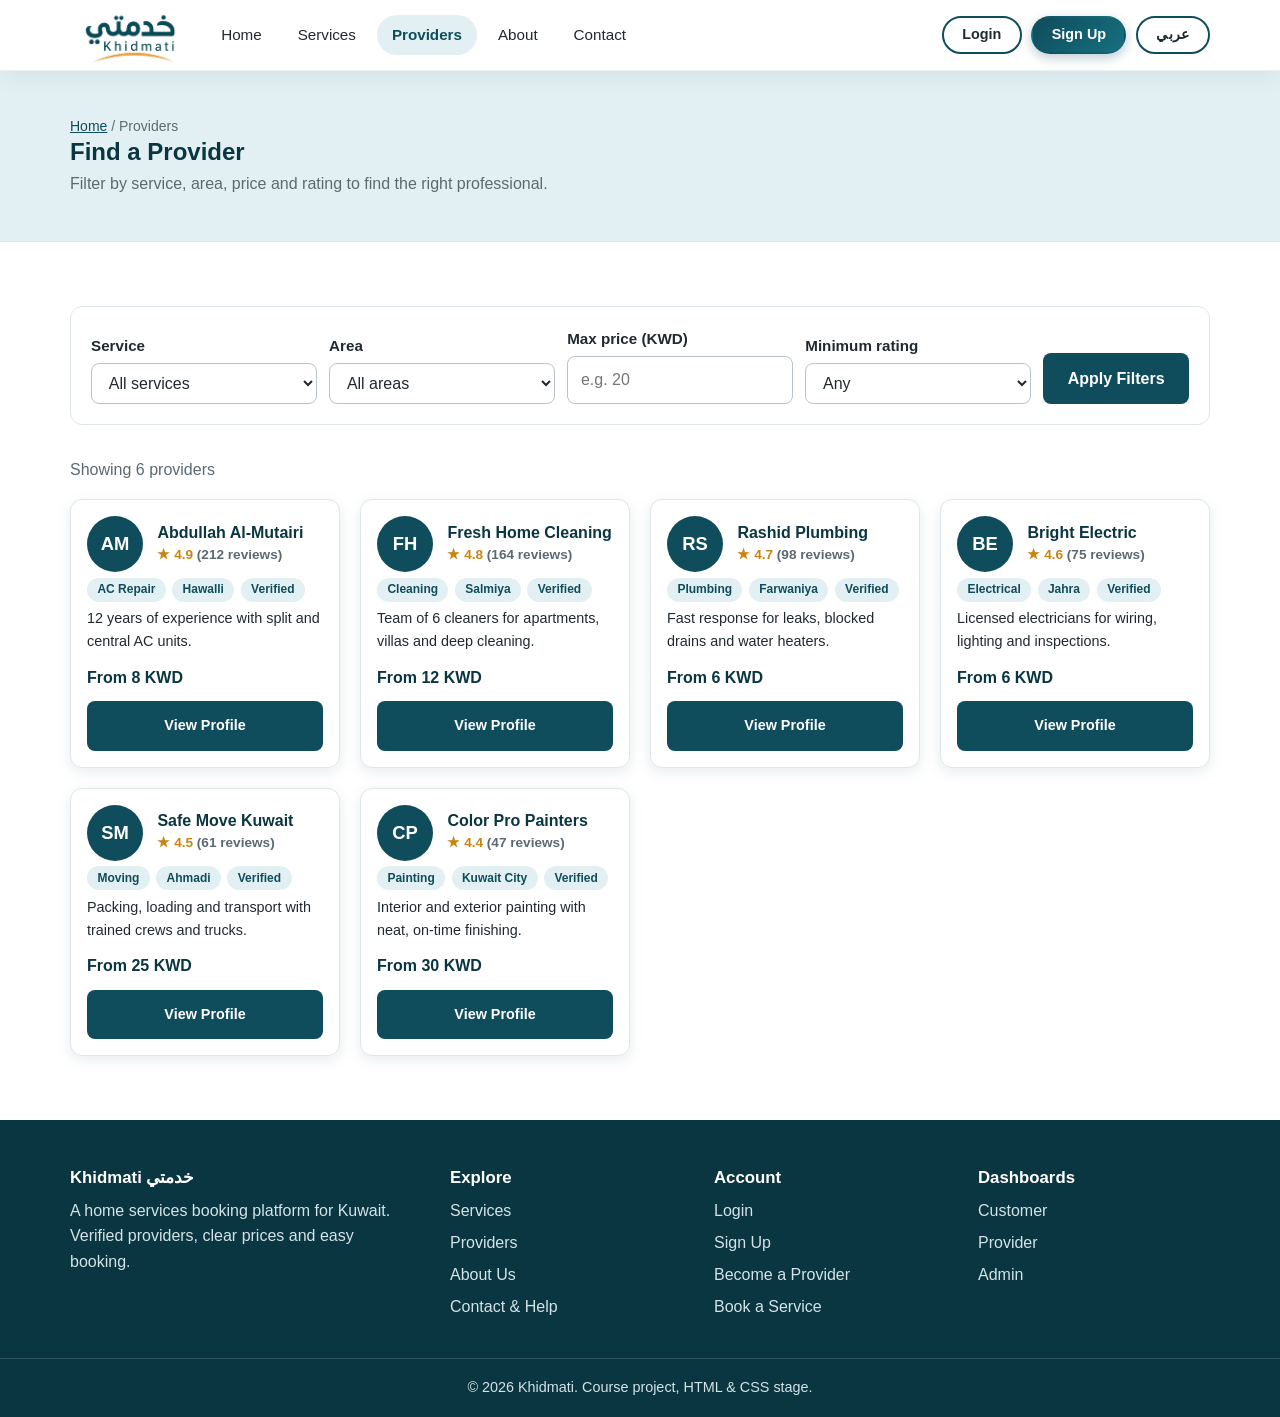
<file: khidmati/pages/providers.html>
<!DOCTYPE html>
<html lang="en">
<head>
  <meta charset="UTF-8">
  <meta name="viewport" content="width=device-width, initial-scale=1.0">
  <meta name="description" content="Compare verified home service providers in Kuwait by area, price and rating.">
  <title>Providers | Khidmati</title>
  <link rel="icon" type="image/png" href="../images/logo.png">
  <link rel="stylesheet" href="../styles.css">
</head>
<body class="providers-page">

  <header class="site-header">
    <div class="container nav-wrap">
      <a href="../index.html" class="brand">
        <img src="../images/logo.png" alt="Khidmati خدمتي">
        
      </a>
      <input type="checkbox" id="nav-toggle" class="nav-toggle-input">
      <label for="nav-toggle" class="nav-toggle-label" aria-label="Toggle menu"><span></span></label>
      <nav class="main-nav" aria-label="Main navigation">
        <ul>
          <li><a href="../index.html">Home</a></li>
          <li><a href="services.html">Services</a></li>
          <li><a href="providers.html" class="active">Providers</a></li>
          <li><a href="about.html">About</a></li>
          <li><a href="contact.html">Contact</a></li>
          <li class="nav-auth-start"><a href="login.html" class="btn btn-outline">Login</a></li>
          <li><a href="register.html" class="btn btn-primary">Sign Up</a></li>
          <li class="language-switch"><a href="../index-ar.html" class="btn btn-outline btn-sm" aria-label="Switch to Arabic version">عربي</a></li>
        </ul>
      </nav>
    </div>
  </header>

  <main>
    <section class="page-hero">
      <div class="container">
        <p class="breadcrumb"><a href="../index.html">Home</a> / Providers</p>
        <h1>Find a Provider</h1>
        <p>Filter by service, area, price and rating to find the right professional.</p>
      </div>
    </section>

    <section class="section">
      <div class="container">

        <form class="filters" action="providers.html" method="get">
          <div class="form-group">
            <label for="f-service">Service</label>
            <select id="f-service" name="service">
              <option value="">All services</option>
              <option>AC Repair &amp; Maintenance</option>
              <option>Home Cleaning</option>
              <option>Plumbing</option>
              <option>Electrical</option>
              <option>Moving &amp; Packing</option>
              <option>Painting</option>
            </select>
          </div>
          <div class="form-group">
            <label for="f-area">Area</label>
            <select id="f-area" name="area">
              <option value="">All areas</option>
              <option>Kuwait City</option>
              <option>Hawalli</option>
              <option>Salmiya</option>
              <option>Farwaniya</option>
              <option>Jahra</option>
              <option>Ahmadi</option>
              <option>Mubarak Al-Kabeer</option>
            </select>
          </div>
          <div class="form-group">
            <label for="f-price">Max price (KWD)</label>
            <input type="number" id="f-price" name="price" min="1" placeholder="e.g. 20">
          </div>
          <div class="form-group">
            <label for="f-rating">Minimum rating</label>
            <select id="f-rating" name="rating">
              <option value="">Any</option>
              <option value="4.5">4.5 and above</option>
              <option value="4">4.0 and above</option>
              <option value="3">3.0 and above</option>
            </select>
          </div>
          <button type="submit" class="btn btn-primary">Apply Filters</button>
        </form>

        <p class="muted">Showing 6 providers</p>

        <div class="card-grid">

          <article class="card provider-card">
            <div class="provider-head">
              <div class="avatar">AM</div>
              <div>
                <h3>Abdullah Al-Mutairi</h3>
                <span class="rating">★ 4.9 <span class="muted">(212 reviews)</span></span>
              </div>
            </div>
            <ul class="provider-meta">
              <li class="tag">AC Repair</li>
              <li class="tag">Hawalli</li>
              <li class="tag">Verified</li>
            </ul>
            <p>12 years of experience with split and central AC units.</p>
            <p class="price">From 8 KWD</p>
            <a href="provider-profile.html" class="btn btn-primary">View Profile</a>
          </article>

          <article class="card provider-card">
            <div class="provider-head">
              <div class="avatar">FH</div>
              <div>
                <h3>Fresh Home Cleaning</h3>
                <span class="rating">★ 4.8 <span class="muted">(164 reviews)</span></span>
              </div>
            </div>
            <ul class="provider-meta">
              <li class="tag">Cleaning</li>
              <li class="tag">Salmiya</li>
              <li class="tag">Verified</li>
            </ul>
            <p>Team of 6 cleaners for apartments, villas and deep cleaning.</p>
            <p class="price">From 12 KWD</p>
            <a href="provider-profile.html" class="btn btn-primary">View Profile</a>
          </article>

          <article class="card provider-card">
            <div class="provider-head">
              <div class="avatar">RS</div>
              <div>
                <h3>Rashid Plumbing</h3>
                <span class="rating">★ 4.7 <span class="muted">(98 reviews)</span></span>
              </div>
            </div>
            <ul class="provider-meta">
              <li class="tag">Plumbing</li>
              <li class="tag">Farwaniya</li>
              <li class="tag">Verified</li>
            </ul>
            <p>Fast response for leaks, blocked drains and water heaters.</p>
            <p class="price">From 6 KWD</p>
            <a href="provider-profile.html" class="btn btn-primary">View Profile</a>
          </article>

          <article class="card provider-card">
            <div class="provider-head">
              <div class="avatar">BE</div>
              <div>
                <h3>Bright Electric</h3>
                <span class="rating">★ 4.6 <span class="muted">(75 reviews)</span></span>
              </div>
            </div>
            <ul class="provider-meta">
              <li class="tag">Electrical</li>
              <li class="tag">Jahra</li>
              <li class="tag">Verified</li>
            </ul>
            <p>Licensed electricians for wiring, lighting and inspections.</p>
            <p class="price">From 6 KWD</p>
            <a href="provider-profile.html" class="btn btn-primary">View Profile</a>
          </article>

          <article class="card provider-card">
            <div class="provider-head">
              <div class="avatar">SM</div>
              <div>
                <h3>Safe Move Kuwait</h3>
                <span class="rating">★ 4.5 <span class="muted">(61 reviews)</span></span>
              </div>
            </div>
            <ul class="provider-meta">
              <li class="tag">Moving</li>
              <li class="tag">Ahmadi</li>
              <li class="tag">Verified</li>
            </ul>
            <p>Packing, loading and transport with trained crews and trucks.</p>
            <p class="price">From 25 KWD</p>
            <a href="provider-profile.html" class="btn btn-primary">View Profile</a>
          </article>

          <article class="card provider-card">
            <div class="provider-head">
              <div class="avatar">CP</div>
              <div>
                <h3>Color Pro Painters</h3>
                <span class="rating">★ 4.4 <span class="muted">(47 reviews)</span></span>
              </div>
            </div>
            <ul class="provider-meta">
              <li class="tag">Painting</li>
              <li class="tag">Kuwait City</li>
              <li class="tag">Verified</li>
            </ul>
            <p>Interior and exterior painting with neat, on-time finishing.</p>
            <p class="price">From 30 KWD</p>
            <a href="provider-profile.html" class="btn btn-primary">View Profile</a>
          </article>

        </div>
      </div>
    </section>
  </main>

  <footer class="site-footer">
    <div class="container footer-grid">
      <div>
        <h3>Khidmati خدمتي</h3>
        <p>A home services booking platform for Kuwait. Verified providers, clear prices and easy booking.</p>
      </div>
      <div>
        <h3>Explore</h3>
        <ul>
          <li><a href="services.html">Services</a></li>
          <li><a href="providers.html">Providers</a></li>
          <li><a href="about.html">About Us</a></li>
          <li><a href="contact.html">Contact &amp; Help</a></li>
        </ul>
      </div>
      <div>
        <h3>Account</h3>
        <ul>
          <li><a href="login.html">Login</a></li>
          <li><a href="register.html">Sign Up</a></li>
          <li><a href="become-provider.html">Become a Provider</a></li>
          <li><a href="booking.html">Book a Service</a></li>
        </ul>
      </div>
      <div>
        <h3>Dashboards</h3>
        <ul>
          <li><a href="customer-dashboard.html">Customer</a></li>
          <li><a href="provider-dashboard.html">Provider</a></li>
          <li><a href="admin-dashboard.html">Admin</a></li>
        </ul>
      </div>
    </div>
    <div class="footer-bottom">
      <div class="container">&copy; 2026 Khidmati. Course project, HTML &amp; CSS stage.</div>
    </div>
  </footer>

</body>
</html>
</file>
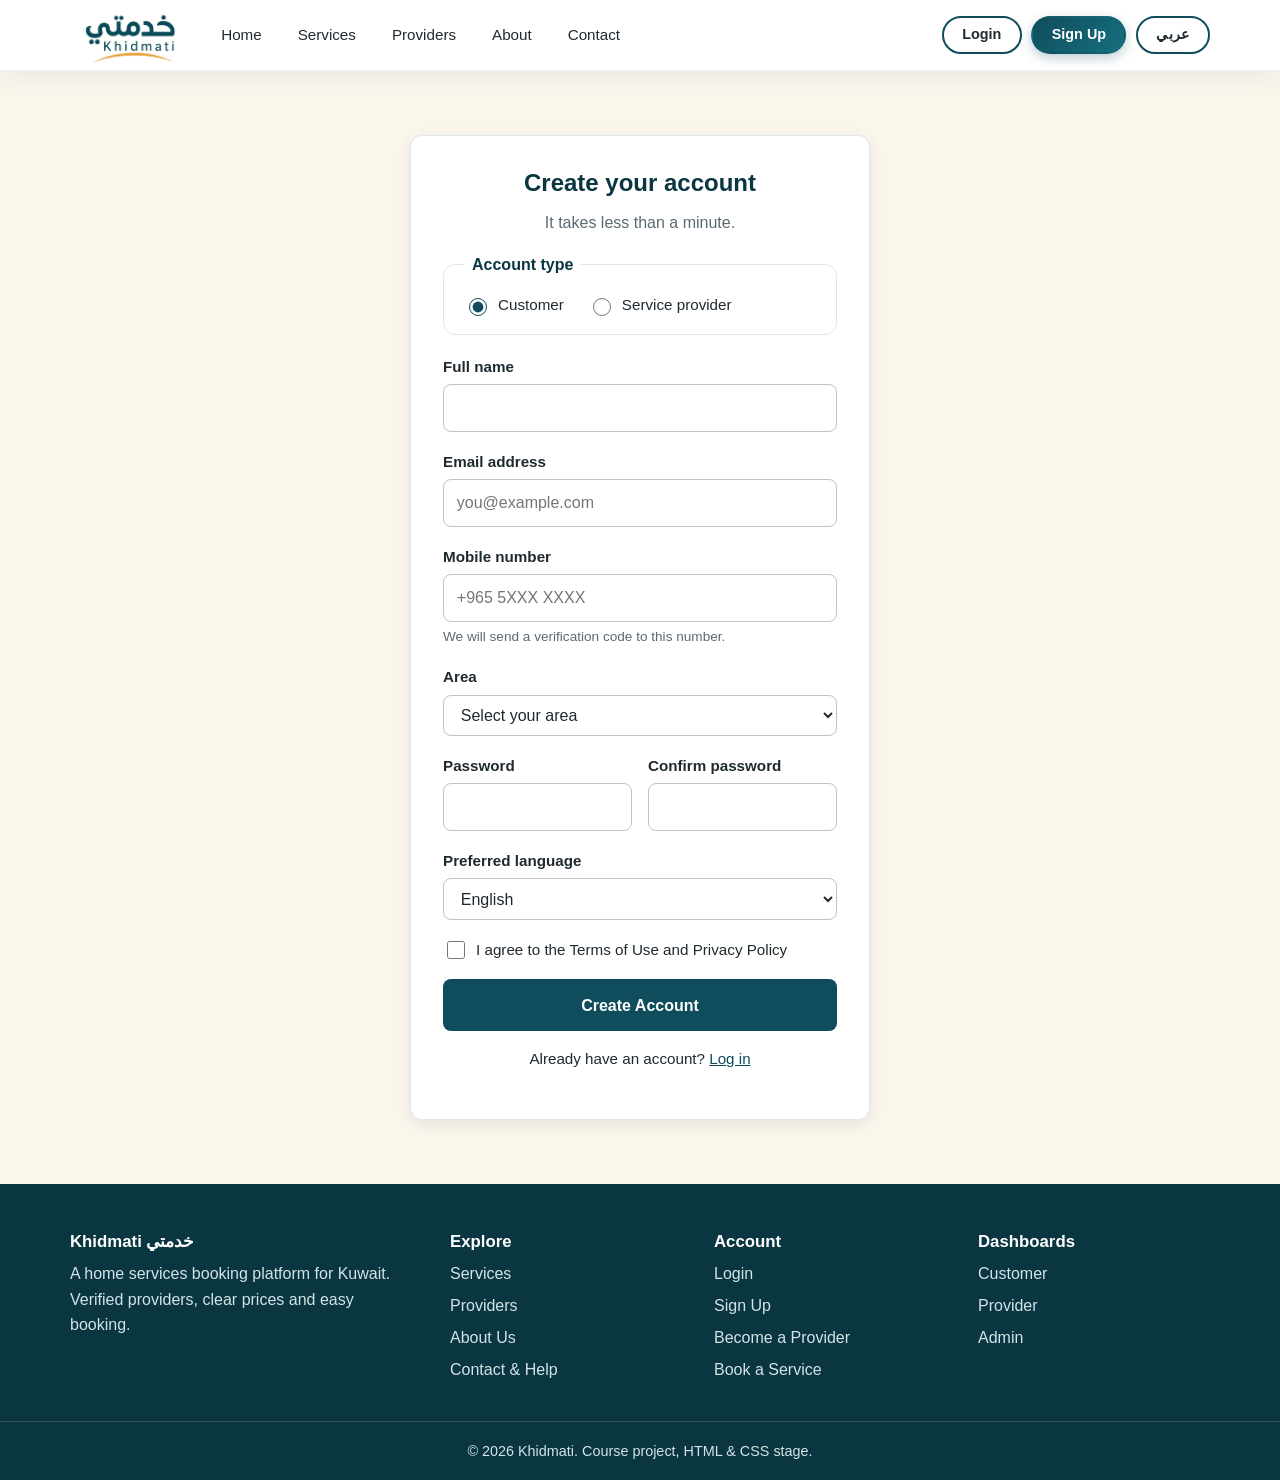
<file: khidmati/pages/register.html>
<!DOCTYPE html>
<html lang="en">
<head>
  <meta charset="UTF-8">
  <meta name="viewport" content="width=device-width, initial-scale=1.0">
  <meta name="description" content="Create a free Khidmati account to book home services in Kuwait.">
  <title>Sign Up | Khidmati</title>
  <link rel="icon" type="image/png" href="../images/logo.png">
  <link rel="stylesheet" href="../styles.css">
</head>
<body>

  <header class="site-header">
    <div class="container nav-wrap">
      <a href="../index.html" class="brand">
        <img src="../images/logo.png" alt="Khidmati خدمتي">
        
      </a>
      <input type="checkbox" id="nav-toggle" class="nav-toggle-input">
      <label for="nav-toggle" class="nav-toggle-label" aria-label="Toggle menu"><span></span></label>
      <nav class="main-nav" aria-label="Main navigation">
        <ul>
          <li><a href="../index.html">Home</a></li>
          <li><a href="services.html">Services</a></li>
          <li><a href="providers.html">Providers</a></li>
          <li><a href="about.html">About</a></li>
          <li><a href="contact.html">Contact</a></li>
          <li class="nav-auth-start"><a href="login.html" class="btn btn-outline">Login</a></li>
          <li><a href="register.html" class="btn btn-primary">Sign Up</a></li>
          <li class="language-switch"><a href="../index-ar.html" class="btn btn-outline btn-sm" aria-label="Switch to Arabic version">عربي</a></li>
        </ul>
      </nav>
    </div>
  </header>

  <main>
    <section class="section section-alt">
      <div class="container">
        <form class="form-card form-narrow" action="login.html" method="post">
          <h1 class="text-center">Create your account</h1>
          <p class="text-center muted">It takes less than a minute.</p>

          <fieldset>
            <legend>Account type</legend>
            <div class="choice-group">
              <label class="choice"><input type="radio" name="account-type" value="customer" checked> Customer</label>
              <label class="choice"><input type="radio" name="account-type" value="provider"> Service provider</label>
            </div>
          </fieldset>

          <div class="form-group">
            <label for="reg-name">Full name</label>
            <input type="text" id="reg-name" name="name" required>
          </div>

          <div class="form-group">
            <label for="reg-email">Email address</label>
            <input type="email" id="reg-email" name="email" placeholder="you@example.com" required>
          </div>

          <div class="form-group">
            <label for="reg-phone">Mobile number</label>
            <input type="tel" id="reg-phone" name="phone" placeholder="+965 5XXX XXXX" required>
            <p class="form-hint">We will send a verification code to this number.</p>
          </div>

          <div class="form-group">
            <label for="reg-area">Area</label>
            <select id="reg-area" name="area">
              <option value="">Select your area</option>
              <option>Kuwait City</option>
              <option>Hawalli</option>
              <option>Salmiya</option>
              <option>Farwaniya</option>
              <option>Jahra</option>
              <option>Ahmadi</option>
              <option>Mubarak Al-Kabeer</option>
            </select>
          </div>

          <div class="form-row">
            <div class="form-group">
              <label for="reg-password">Password</label>
              <input type="password" id="reg-password" name="password" minlength="8" required>
            </div>
            <div class="form-group">
              <label for="reg-confirm">Confirm password</label>
              <input type="password" id="reg-confirm" name="confirm" minlength="8" required>
            </div>
          </div>

          <div class="form-group">
            <label for="reg-lang">Preferred language</label>
            <select id="reg-lang" name="language">
              <option>English</option>
              <option>العربية (Arabic)</option>
            </select>
          </div>

          <div class="form-group">
            <label class="choice"><input type="checkbox" name="terms" required> I agree to the Terms of Use and Privacy Policy</label>
          </div>

          <button type="submit" class="btn btn-primary btn-block">Create Account</button>

          <p class="form-footer">Already have an account? <a href="login.html">Log in</a></p>
        </form>
      </div>
    </section>
  </main>

  <footer class="site-footer">
    <div class="container footer-grid">
      <div>
        <h3>Khidmati خدمتي</h3>
        <p>A home services booking platform for Kuwait. Verified providers, clear prices and easy booking.</p>
      </div>
      <div>
        <h3>Explore</h3>
        <ul>
          <li><a href="services.html">Services</a></li>
          <li><a href="providers.html">Providers</a></li>
          <li><a href="about.html">About Us</a></li>
          <li><a href="contact.html">Contact &amp; Help</a></li>
        </ul>
      </div>
      <div>
        <h3>Account</h3>
        <ul>
          <li><a href="login.html">Login</a></li>
          <li><a href="register.html">Sign Up</a></li>
          <li><a href="become-provider.html">Become a Provider</a></li>
          <li><a href="booking.html">Book a Service</a></li>
        </ul>
      </div>
      <div>
        <h3>Dashboards</h3>
        <ul>
          <li><a href="customer-dashboard.html">Customer</a></li>
          <li><a href="provider-dashboard.html">Provider</a></li>
          <li><a href="admin-dashboard.html">Admin</a></li>
        </ul>
      </div>
    </div>
    <div class="footer-bottom">
      <div class="container">&copy; 2026 Khidmati. Course project, HTML &amp; CSS stage.</div>
    </div>
  </footer>

</body>
</html>
</file>
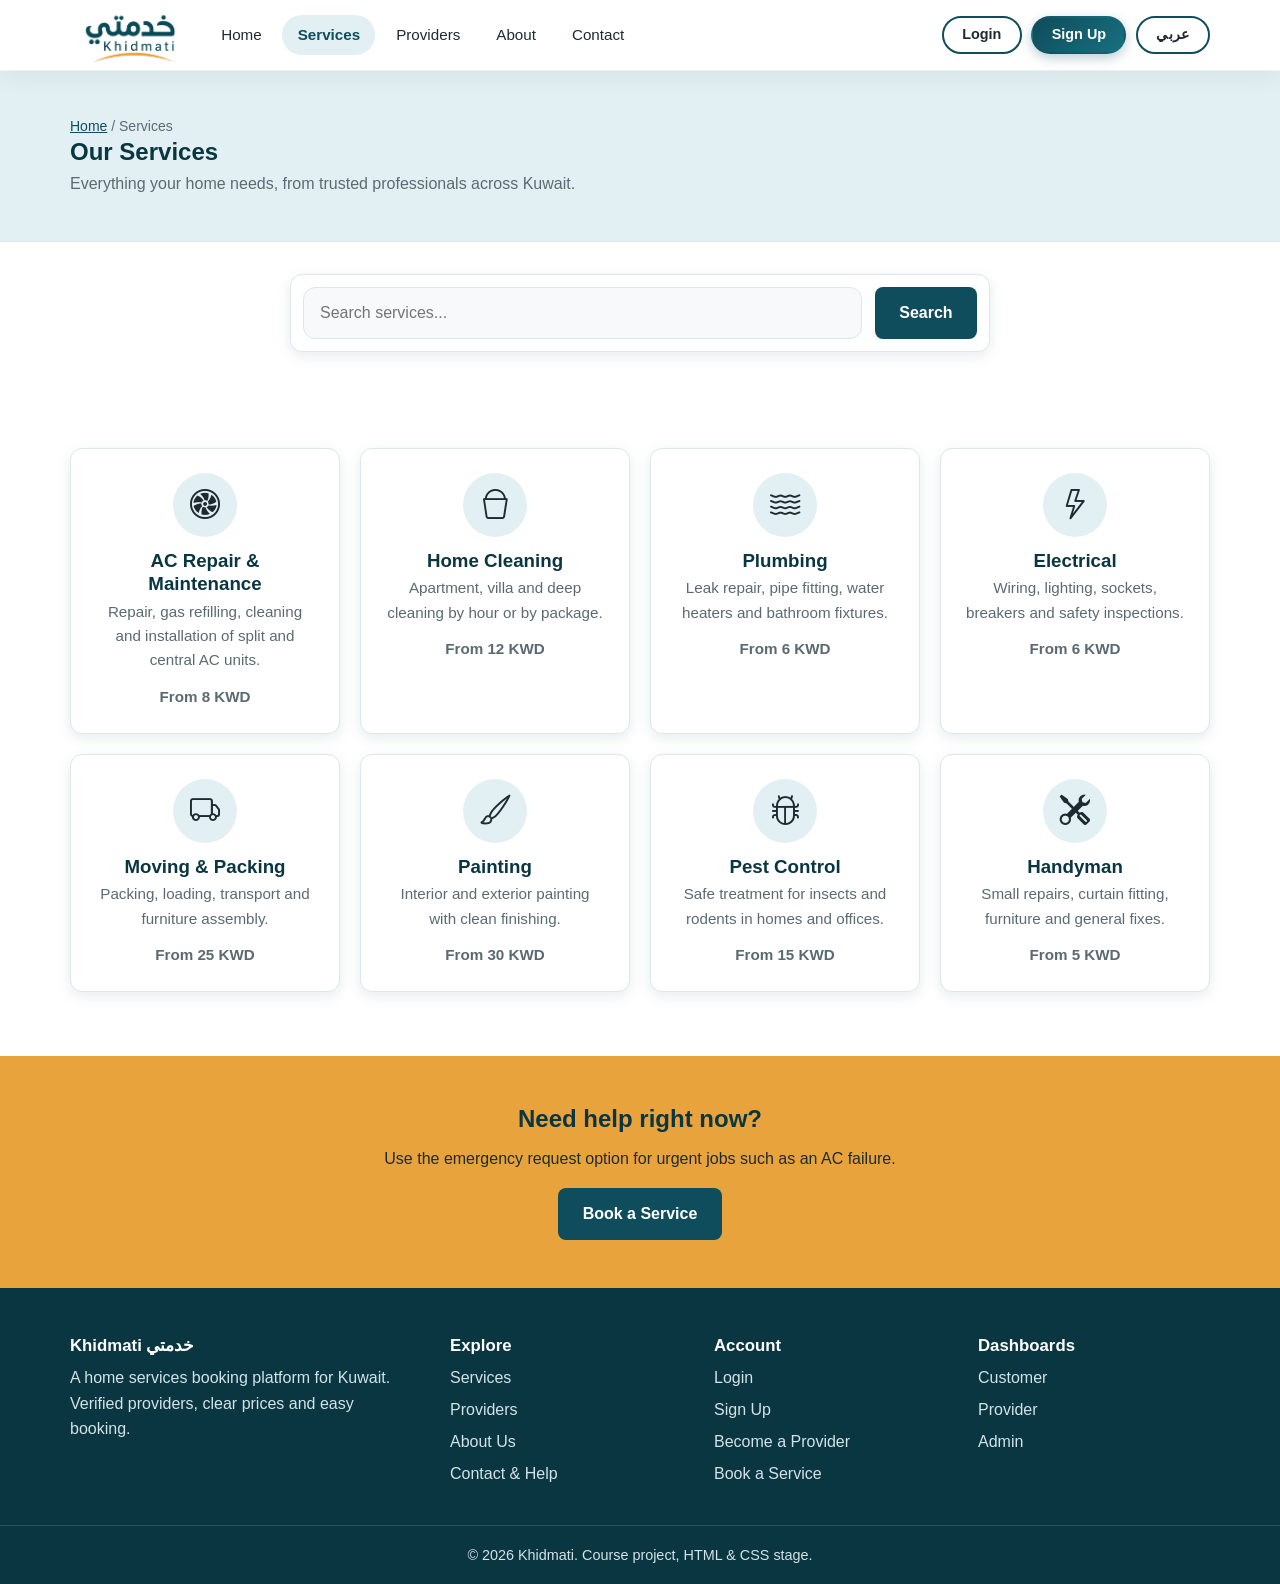
<file: khidmati/pages/services.html>
<!DOCTYPE html>
<html lang="en">
<head>
    <meta charset="UTF-8">
    <meta name="viewport" content="width=device-width, initial-scale=1.0">
    <title>Khidmati - Services</title>
    <link rel="stylesheet" href="../styles.css">
    <link rel="stylesheet" href="https://cdn.jsdelivr.net/npm/bootstrap-icons@1.10.5/font/bootstrap-icons.css">
</head>
<body>
  <header class="site-header">
    <div class="container nav-wrap">
      <a href="../index.html" class="brand">
        <img src="../images/logo.png" alt="Khidmati خدمتي">
        
      </a>
      <input type="checkbox" id="nav-toggle" class="nav-toggle-input">
      <label for="nav-toggle" class="nav-toggle-label" aria-label="Toggle menu"><span></span></label>
      <nav class="main-nav" aria-label="Main navigation">
        <ul>
          <li><a href="../index.html">Home</a></li>
          <li><a href="services.html" class="active">Services</a></li>
          <li><a href="providers.html">Providers</a></li>
          <li><a href="about.html">About</a></li>
          <li><a href="contact.html">Contact</a></li>
          <li class="nav-auth-start"><a href="login.html" class="btn btn-outline">Login</a></li>
          <li><a href="register.html" class="btn btn-primary">Sign Up</a></li>
          <li class="language-switch"><a href="../index-ar.html" class="btn btn-outline btn-sm" aria-label="Switch to Arabic version">عربي</a></li>
        </ul>
      </nav>
    </div>
  </header>
  <main>
    <section class="page-hero">
      <div class="container">
        <p class="breadcrumb"><a href="../index.html">Home</a> / Services</p>
        <h1>Our Services</h1>
        <p>Everything your home needs, from trusted professionals across Kuwait.</p>
      </div>
    </section>
<div class="search-bar">
  <input type="text" placeholder="Search services..." aria-label="Search services">
  <button type="button" class="btn btn-primary">Search</button>
</div>

    <section class="section">
      <div class="container">
        <div class="card-grid">

          <a href="providers.html" class="card service-card">
            <div class="service-icon"><i class="bi bi-fan"></i></div>
            <h3>AC Repair &amp; Maintenance</h3>
            <p>Repair, gas refilling, cleaning and installation of split and central AC units.</p>
            <p class="price" style="margin-top: 0.75rem;">From 8 KWD</p>
          </a>

          <a href="providers.html" class="card service-card">
            <div class="service-icon"><i class="bi bi-bucket"></i></div>
            <h3>Home Cleaning</h3>
            <p>Apartment, villa and deep cleaning by hour or by package.</p>
            <p class="price" style="margin-top: 0.75rem;">From 12 KWD</p>
          </a>

          <a href="providers.html" class="card service-card">
            <div class="service-icon"><i class="bi bi-water"></i></div>
            <h3>Plumbing</h3>
            <p>Leak repair, pipe fitting, water heaters and bathroom fixtures.</p>
            <p class="price" style="margin-top: 0.75rem;">From 6 KWD</p>
          </a>

          <a href="providers.html" class="card service-card">
            <div class="service-icon"><i class="bi bi-lightning"></i></div>
            <h3>Electrical</h3>
            <p>Wiring, lighting, sockets, breakers and safety inspections.</p>
            <p class="price" style="margin-top: 0.75rem;">From 6 KWD</p>
          </a>

          <a href="providers.html" class="card service-card">
            <div class="service-icon"><i class="bi bi-truck"></i></div>
            <h3>Moving &amp; Packing</h3>
            <p>Packing, loading, transport and furniture assembly.</p>
            <p class="price" style="margin-top: 0.75rem;">From 25 KWD</p>
          </a>

          <a href="providers.html" class="card service-card">
            <div class="service-icon"><i class="bi bi-brush"></i></div>
            <h3>Painting</h3>
            <p>Interior and exterior painting with clean finishing.</p>
            <p class="price" style="margin-top: 0.75rem;">From 30 KWD</p>
          </a>

          <a href="providers.html" class="card service-card">
            <div class="service-icon"><i class="bi bi-bug"></i></div>
            <h3>Pest Control</h3>
            <p>Safe treatment for insects and rodents in homes and offices.</p>
            <p class="price" style="margin-top: 0.75rem;">From 15 KWD</p>
          </a>

          <a href="providers.html" class="card service-card">
            <div class="service-icon"><i class="bi bi-tools"></i></div>
            <h3>Handyman</h3>
            <p>Small repairs, curtain fitting, furniture and general fixes.</p>
            <p class="price" style="margin-top: 0.75rem;">From 5 KWD</p>
          </a>

        </div>
      </div>
    </section>

    <section class="cta-band">
      <div class="container">
        <h2>Need help right now?</h2>
        <p>Use the emergency request option for urgent jobs such as an AC failure.</p>
        <a href="booking.html" class="btn btn-primary">Book a Service</a>
      </div>
    </section>
  </main>

  <footer class="site-footer">
    <div class="container footer-grid">
      <div>
        <h3>Khidmati خدمتي</h3>
        <p>A home services booking platform for Kuwait. Verified providers, clear prices and easy booking.</p>
      </div>
      <div>
        <h3>Explore</h3>
        <ul>
          <li><a href="services.html">Services</a></li>
          <li><a href="providers.html">Providers</a></li>
          <li><a href="about.html">About Us</a></li>
          <li><a href="contact.html">Contact &amp; Help</a></li>
        </ul>
      </div>
      <div>
        <h3>Account</h3>
        <ul>
          <li><a href="login.html">Login</a></li>
          <li><a href="register.html">Sign Up</a></li>
          <li><a href="become-provider.html">Become a Provider</a></li>
          <li><a href="booking.html">Book a Service</a></li>
        </ul>
      </div>
      <div>
        <h3>Dashboards</h3>
        <ul>
          <li><a href="customer-dashboard.html">Customer</a></li>
          <li><a href="provider-dashboard.html">Provider</a></li>
          <li><a href="admin-dashboard.html">Admin</a></li>
        </ul>
      </div>
    </div>
    <div class="footer-bottom">
      <div class="container">&copy; 2026 Khidmati. Course project, HTML &amp; CSS stage.</div>
    </div>
  </footer>

</body>
</html>
</file>
<file: khidmati/styles.css>
/* ---------- 1. Variables & Reset ---------- */
:root {
  --primary: #0f4c5c;
  --primary-dark: #0a3641;
  --primary-light: #e3f0f3;
  --accent: #e8a33d;
  --accent-dark: #c98417;
  --sand: #fbf6ec;
  --text: #1f2a30;
  --muted: #5b6a72;
  --border: #dfe6e9;
  --white: #ffffff;
  --success: #2e7d4f;
  --warning: #b7791f;
  --danger: #b3392f;
  --radius: 12px;
  --shadow: 0 4px 14px rgba(15, 76, 92, 0.1);
  --font: "Segoe UI", Roboto, "Helvetica Neue", Arial, sans-serif;
  --base-font-size: 16px;
}

*,
*::before,
*::after {
  box-sizing: border-box;
}

body {
  margin: 0;
  font-family: var(--font);
  font-size: var(--base-font-size);
  color: var(--text);
  line-height: 1.6;
  background: var(--white);
}

@keyframes fadeUpIn {
  from {
    opacity: 0;
    transform: translateY(28px);
  }
  to {
    opacity: 1;
    transform: translateY(0);
  }
}

.providers-page {
  font-family: "Trebuchet MS", Arial, sans-serif;
}

.mission-section {
  overflow: hidden;
}

.mission-copy,
.mission-image {
  opacity: 0;
  transform: translateY(28px);
  animation: fadeUpIn 0.8s ease forwards;
}

.mission-copy {
  animation-delay: 0.15s;
}

.mission-image {
  animation-delay: 0.35s;
}

img {
  max-width: 100%;
  display: block;
}

a {
  color: var(--primary);
  transition: color 0.2s ease, background-color 0.2s ease, border-color 0.2s ease;
}

h1,
h2,
h3,
h4 {
  margin: 0 0 0.5em;
  line-height: 1.25;
  color: var(--primary-dark);
}

p {
  margin: 0 0 1em;
}

ul {
  margin: 0 0 1em;
  padding-left: 1.25rem;
}

/* Screen-reader-only text (used for labels that are not shown visually) */
[hidden] {
  display: none !important;
}

.visually-hidden {
  position: absolute;
  width: 1px;
  height: 1px;
  padding: 0;
  margin: -1px;
  overflow: hidden;
  clip: rect(0, 0, 0, 0);
  white-space: nowrap;
  border: 0;
}

table.data td:first-child {
  white-space: nowrap;
}

:focus-visible {
  outline: 3px solid var(--accent);
  outline-offset: 2px;
}

/* ---------- 2. Layout helpers ---------- */
.container {
  width: min(1140px, 92%);
  margin-inline: auto;
}

.section {
  padding: 4rem 0;
}

.section-alt {
  background: var(--sand);
}

.section-title {
  text-align: center;
  margin-bottom: 2.5rem;
}

.section-title p {
  color: var(--muted);
  max-width: 620px;
  margin-inline: auto;
}

.text-center {
  text-align: center;
}

.muted {
  color: var(--muted);
}

.two-col {
  display: grid;
  grid-template-columns: 1fr 1fr;
  gap: 2.5rem;
  align-items: center;
}

/* ---------- 3. Header & Navigation ---------- */
.site-header {
  position: sticky;
  top: 0;
  z-index: 50;
  background: rgba(255, 255, 255, 0.88);
  -webkit-backdrop-filter: saturate(180%) blur(14px);
  backdrop-filter: saturate(180%) blur(14px);
  border-bottom: 1px solid rgba(15, 76, 92, 0.08);
  box-shadow: 0 6px 24px rgba(15, 76, 92, 0.07);
}


.nav-wrap {
  display: flex;
  align-items: center;
  justify-content: space-between;
  min-height: 70px;
  gap: 1rem;
}

.main-nav {
  flex: 1;
}

.brand {
  display: flex;
  align-items: center;
  gap: 0.6rem;
  text-decoration: none;
  font-size: 1.2rem;
  font-weight: 700;
  color: var(--primary-dark);
}

.brand img {
  width: 120px;
  height: 68px;
  object-fit: contain;
  animation: brand-float 2.4s ease-in-out infinite;
}

@keyframes brand-float {
  50% {
    transform: translateY(-3px);
  }
}

@media (prefers-reduced-motion: reduce) {
  .brand img {
    animation: none;
  }
}

.brand small {
  font-size: 0.95rem;
  color: var(--accent-dark);
  font-weight: 600;
  margin-left: 0.25rem;
}

.main-nav ul {
  display: flex;
  align-items: center;
  gap: 0.35rem;
  list-style: none;
  margin: 0;
  padding: 0;
}

.main-nav a {
  position: relative;
  display: block;
  padding: 0.5rem 0.95rem;
  font-size: 0.95rem;
  border-radius: 999px;
  text-decoration: none;
  color: var(--text);
  font-weight: 500;
  transition: background-color 0.2s ease, color 0.2s ease, transform 0.2s ease,
    box-shadow 0.2s ease;
}

.main-nav a:hover,
.main-nav a.active {
  background: var(--primary-light);
  color: var(--primary);
}

.main-nav a.active {
  font-weight: 600;
}

.main-nav a.btn {
  margin-left: 0.25rem;
  padding: 0.5rem 1.15rem;
  border-radius: 999px;
  font-size: 0.9rem;
  font-weight: 600;
  line-height: 1.2;
}

.main-nav a.btn-primary {
  background: linear-gradient(135deg, var(--primary) 0%, #17707f 100%);
  box-shadow: 0 4px 12px rgba(15, 76, 92, 0.28);
}

.main-nav a.btn-primary:hover {
  transform: translateY(-1px);
  box-shadow: 0 8px 18px rgba(15, 76, 92, 0.32);
}

.main-nav a.btn-outline:hover {
  background: var(--primary);
  color: var(--white);
}

.main-nav .nav-auth-start,
.main-nav ul:not(:has(.nav-auth-start)) > li:has(> a[href*="login"]) {
  margin-left: auto;
}

.main-nav ul > li:has(> a[href*="login"]),
.main-nav .nav-auth-start {
  order: 1;
}

.main-nav ul > li:has(> a[href*="register"]),
.main-nav ul > li:has(> a[href*="signup"]) {
  order: 2;
}

.main-nav ul > li.language-switch,
.main-nav ul > .language-switch {
  order: 3;
}

.language-switch {
  display: flex;
  align-items: center;
}

.language-switch a {
  margin-left: 0.25rem;
  min-width: 72px;
  font-size: 0.9rem;
  letter-spacing: 0.02em;
}

/* CSS-only mobile menu (no JavaScript needed) */
.nav-toggle-input {
  display: none;
}

.nav-toggle-label {
  display: none;
  cursor: pointer;
  padding: 0.75rem 0.25rem;
}

.nav-toggle-label span {
  display: block;
  position: relative;
  width: 26px;
  height: 3px;
  background: var(--primary);
  border-radius: 2px;
}

.nav-toggle-label span::before,
.nav-toggle-label span::after {
  content: "";
  position: absolute;
  left: 0;
  width: 26px;
  height: 3px;
  background: var(--primary);
  border-radius: 2px;
}

.nav-toggle-label span::before {
  top: -8px;
}

.nav-toggle-label span::after {
  top: 8px;
}

/* ---------- 4. Buttons ---------- */
.btn {
  display: inline-block;
  padding: 0.7rem 1.4rem;
  border: 2px solid transparent;
  border-radius: 8px;
  font: inherit;
  font-weight: 600;
  text-decoration: none;
  text-align: center;
  cursor: pointer;
  transition: background 0.2s, color 0.2s, border-color 0.2s;
}

.btn-primary {
  background: var(--primary);
  color: var(--white);
}

.main-nav a.btn-primary {
  color: var(--white);
}

.btn-primary:hover,
.main-nav a.btn-primary:hover {
  background: var(--primary-dark);
  color: var(--white);
}

.btn-accent {
  background: var(--accent);
  color: var(--primary-dark);
}

.btn-accent:hover {
  background: var(--accent-dark);
  color: var(--white);
}

.btn-outline {
    display: inline-flex;
    align-items: left;
  border-color: var(--primary);
  color: var(--primary);
  background: transparent;
}

.btn-outline:hover {
  background: var(--primary);
  color: var(--white);
}

.btn-danger {
  background: var(--danger);
  color: var(--white);
}

.btn-sm {
  padding: 0.35rem 0.8rem;
  font-size: 0.875rem;
}

.btn-block {
  display: block;
  width: 100%;
}

/* ---------- 5. Hero & Sections ---------- */
.hero {
  position: relative;
  overflow: hidden;
  background:
    radial-gradient(620px 320px at 88% 8%, rgba(120, 200, 215, 0.18), transparent 62%),
    radial-gradient(520px 340px at 0% 100%, rgba(255, 255, 255, 0.1), transparent 65%),
    linear-gradient(135deg, var(--primary-dark), var(--primary));
  color: var(--white);
  padding: 5rem 0;
}

/* soft dotted texture */
.hero::before {
  content: "";
  position: absolute;
  inset: 0;
  background-image: radial-gradient(rgba(255, 255, 255, 0.08) 1.5px, transparent 1.5px);
  background-size: 24px 24px;
  pointer-events: none;
}

.hero > .container {
  position: relative;
  z-index: 1;
}

.hero-grid {
  display: grid;
  grid-template-columns: 1.1fr 0.9fr;
  gap: 3rem;
  align-items: center;
}

.hero h1 {
  color: var(--white);
  font-size: clamp(1.8rem, 3.4vw, 2.6rem);
  line-height: 1.15;
  letter-spacing: -0.01em;
}

.hero p {
  font-size: 1.02rem;
  opacity: 0.92;
}

.hero-search {
  display: flex;
  align-items: center;
  flex-wrap: wrap;
  gap: 0.75rem;
  margin-top: 1.5rem;
  padding: 0.6rem;
  background: var(--white);
  border: 1px solid rgba(255, 255, 255, 0.6);
  border-radius: 18px;
  box-shadow: 0 18px 40px rgba(0, 0, 0, 0.25);
}

.hero-search select {
  flex: 1 1 190px;
  min-width: 0;
  min-height: 48px;
  border-color: var(--border);
  background: #f7f9fa;
}

.hero-search .btn {
  flex: 1 1 160px;
  min-height: 48px;
}

.hero-image img {
  width: 100%;
  border-radius: 22px;
  box-shadow: 0 24px 50px rgba(0, 0, 0, 0.3);
  animation: hero-float 5s ease-in-out infinite;
}

@keyframes hero-float {
  50% {
    transform: translateY(-8px);
  }
}

@media (prefers-reduced-motion: reduce) {
  .hero-image img {
    animation: none;
  }
}

.page-hero {
  background: var(--primary-light);
  padding: 2.75rem 0;
  border-bottom: 1px solid var(--border);
}

.page-hero h1 {
  margin-bottom: 0.25rem;
}

.page-hero p {
  margin: 0;
  color: var(--muted);
}

.breadcrumb {
  font-size: 0.875rem;
  margin-bottom: 0.5rem;
  color: var(--muted);
}

.cta-band {
  background: var(--accent);
  padding: 3rem 0;
  text-align: center;
}

.cta-band h2 {
  color: var(--primary-dark);
}

/* Steps ("How it works") */
.steps {
  display: grid;
  grid-template-columns: repeat(auto-fit, minmax(210px, 1fr));
  gap: 1.5rem;
  counter-reset: step;
}

.step {
  position: relative;
  padding: 1.5rem;
  text-align: center;
  background: var(--white);
  border: 1px solid var(--border);
  border-radius: var(--radius);
}

.step::before {
  counter-increment: step;
  content: counter(step);
  display: flex;
  align-items: center;
  justify-content: center;
  width: 44px;
  height: 44px;
  margin: 0 auto 0.75rem;
  border-radius: 50%;
  background: var(--accent);
  color: var(--primary-dark);
  font-weight: 700;
  font-size: 1.15rem;
}

/* ---------- 6. Cards & Grids ---------- */
.card-grid {
  display: grid;
  grid-template-columns: repeat(auto-fit, minmax(240px, 1fr));
  gap: 1.25rem;
}

.card {
  background: var(--white);
  border: 1px solid var(--border);
  border-radius: var(--radius);
  padding: 1.5rem;
  box-shadow: var(--shadow);
}

.about-page .card {
  padding: 1rem;
  transition: transform 0.2s ease, border-color 0.2s ease;
}

.about-page .card p {
  margin-bottom: 0.5rem;
}

.about-page .card:hover {
  transform: translateY(-4px);
  border-color: var(--accent);
}

.contact-page .card {
  padding: 1rem;
}

.contact-page .card h3 {
  margin-bottom: 0.25rem;
}

.contact-page .card p {
  margin-bottom: 0.5rem;
}

.contact-page .faq-card {
  font-size: 0.9rem;
}

.contact-page .faq-card h3 {
  font-size: 1rem;
}

.service-card {
  text-align: center;
  text-decoration: none;
  color: var(--text);
  transition: transform 0.2s, border-color 0.2s;
}

.service-card:hover {
  transform: translateY(-4px);
  border-color: var(--accent);
}

.service-icon {
  display: flex;
  align-items: center;
  justify-content: center;
  width: 64px;
  height: 64px;
  margin: 0 auto 0.75rem;
  border-radius: 50%;
  background: var(--primary-light);
  font-size: 1.9rem;
  animation: service-icon-float 2.4s ease-in-out infinite;
}

@keyframes service-icon-float {
  50% {
    transform: translateY(-4px) rotate(5deg);
  }
}


.service-icon-ac {
  animation: ac-airflow 2s ease-in-out infinite;
}

@keyframes ac-airflow {
  50% {
    transform: translateY(-3px) scale(1.08);
  }
}

.service-icon-cleaning {
  transform-origin: 50% 80%;
  animation: cleaning-sweep 1.4s ease-in-out infinite;
}

@keyframes cleaning-sweep {
  0%, 100% {
    transform: rotate(-12deg);
  }
  50% {
    transform: rotate(12deg);
  }
}

.service-icon-plumbing {
  transform-origin: 50% 60%;
  animation: plumbing-wiggle 1.1s ease-in-out infinite;
}

@keyframes plumbing-wiggle {
  0%, 100% {
    transform: rotate(-10deg);
  }
  50% {
    transform: rotate(10deg);
  }
}

.service-icon-electrical {
  animation: electric-pulse 1.2s ease-in-out infinite;
}

@keyframes electric-pulse {
  50% {
    transform: scale(1.12);
  }
}

.service-icon-moving {
  animation: vehicle-move 1.6s ease-in-out infinite;
}

@keyframes vehicle-move {
  0%, 100% {
    transform: translateX(-5px);
  }
  50% {
    transform: translateX(5px);
  }
}

.service-icon-painting {
  transform-origin: 50% 70%;
  animation: brush-paint 1.2s ease-in-out infinite;
}

@keyframes brush-paint {
  0%, 100% {
    transform: rotate(-18deg);
  }
  50% {
    transform: rotate(18deg);
  }
}

@media (prefers-reduced-motion: reduce) {
  .service-icon,
  .service-icon-ac,
  .service-icon-cleaning,
  .service-icon-plumbing,
  .service-icon-electrical,
  .service-icon-moving,
  .service-icon-painting {
    animation: none;
  }
}

.service-card h3 {
  margin-bottom: 0.25rem;
}

.service-card p {
  margin: 0;
  color: var(--muted);
  font-size: 0.95rem;
}

.filters {
  display: flex;
  flex-wrap: wrap;
  gap: 0.75rem;
  align-items: flex-end;
  padding: 1.25rem;
  margin-bottom: 2rem;
  background: var(--white);
  border: 1px solid var(--border);
  border-radius: var(--radius);
}

.filters .form-group {
  flex: 1 1 170px;
  margin-bottom: 0;
}

/* Provider cards */
.provider-card {
  display: flex;
  flex-direction: column;
  gap: 0.5rem;
}

.providers-page .provider-card {
  gap: 0.35rem;
  padding: 1rem;
  font-size: 0.9rem;
  transition: transform 0.2s ease, border-color 0.2s ease;
}

.providers-page .provider-head h3 {
  font-size: 1rem;
}

.providers-page .rating {
  font-size: 0.85rem;
}

.providers-page .tag {
  font-size: 0.75rem;
}

.providers-page .price {
  font-size: 1rem;
}

.providers-page .provider-card p {
  margin-bottom: 0.35rem;
}

.providers-page .provider-card:hover {
  transform: translateY(-4px);
  border-color: var(--accent);
}

.provider-head {
  display: flex;
  align-items: center;
  gap: 0.9rem;
}

.avatar {
  display: flex;
  align-items: center;
  justify-content: center;
  flex: 0 0 56px;
  width: 56px;
  height: 56px;
  border-radius: 50%;
  background: var(--primary);
  color: var(--white);
  font-weight: 700;
  font-size: 1.15rem;
}

.avatar-lg {
  flex-basis: 96px;
  width: 96px;
  height: 96px;
  font-size: 2rem;
}

.provider-head h3 {
  margin: 0;
  font-size: 1.1rem;
}

.rating {
  color: var(--accent-dark);
  font-weight: 600;
  font-size: 0.95rem;
}

.provider-meta {
  display: flex;
  flex-wrap: wrap;
  gap: 0.4rem;
  list-style: none;
  padding: 0;
  margin: 0;
}

.tag {
  display: inline-block;
  padding: 0.15rem 0.65rem;
  border-radius: 999px;
  background: var(--primary-light);
  color: var(--primary);
  font-size: 0.8rem;
  font-weight: 600;
}

.price {
  font-size: 1.15rem;
  font-weight: 700;
  color: var(--primary-dark);
}

.provider-card .btn {
  margin-top: auto;
}

/* Profile page */
.profile-layout {
  display: grid;
  grid-template-columns: 1fr 340px;
  gap: 2rem;
  align-items: start;
}

.profile-top {
  display: flex;
  gap: 1.5rem;
  align-items: center;
  flex-wrap: wrap;
}

.profile-aside {
  position: sticky;
  top: 90px;
}

.price-list {
  width: 100%;
  border-collapse: collapse;
}

.price-list td {
  padding: 0.6rem 0;
  border-bottom: 1px solid var(--border);
}

.price-list td:last-child {
  text-align: right;
  font-weight: 700;
}

.review {
  padding: 1rem 0;
  border-bottom: 1px solid var(--border);
}

.review:last-child {
  border-bottom: 0;
}

.review p {
  margin: 0.25rem 0 0;
}

/* Order tracker + summary */
.tracker {
  display: flex;
  justify-content: space-between;
  gap: 0.5rem;
  list-style: none;
  padding: 0;
  margin: 1.5rem 0;
}

.tracker li {
  flex: 1;
  text-align: center;
  padding-top: 2.4rem;
  position: relative;
  font-size: 0.9rem;
  color: var(--muted);
}

.tracker li::before {
  content: "";
  position: absolute;
  top: 0;
  left: 50%;
  transform: translateX(-50%);
  width: 28px;
  height: 28px;
  border-radius: 50%;
  background: var(--border);
}

.tracker li.done {
  color: var(--success);
  font-weight: 600;
}

.tracker li.done::before {
  background: var(--success);
}

.summary-list {
  display: grid;
  grid-template-columns: max-content 1fr;
  gap: 0.5rem 1.5rem;
  margin: 0;
}

.summary-list dt {
  font-weight: 600;
  color: var(--muted);
}

.summary-list dd {
  margin: 0;
}

.success-icon {
  display: flex;
  align-items: center;
  justify-content: center;
  width: 72px;
  height: 72px;
  margin: 0 auto 1rem;
  border-radius: 50%;
  background: var(--success);
  color: var(--white);
  font-size: 2.2rem;
}

.alert {
  padding: 0.9rem 1.1rem;
  border-radius: 8px;
  background: #fff7e6;
  border-left: 5px solid var(--accent);
  margin-bottom: 1.25rem;
}

/* ---------- 7. Forms ---------- */
.form-card {
  background: var(--white);
  border: 1px solid var(--border);
  border-radius: var(--radius);
  padding: 2rem;
  box-shadow: var(--shadow);
}

.form-narrow {
  max-width: 460px;
  margin-inline: auto;
}

.form-wide {
  max-width: 820px;
  margin-inline: auto;
}

.form-group {
  margin-bottom: 1.1rem;
}

.form-row {
  display: grid;
  grid-template-columns: 1fr 1fr;
  gap: 1rem;
}

label {
  display: block;
  margin-bottom: 0.3rem;
  font-weight: 600;
  font-size: 0.95rem;
}

input[type="text"],
input[type="email"],
input[type="tel"],
input[type="password"],
input[type="date"],
input[type="time"],
input[type="number"],
input[type="file"],
select,
textarea {
  width: 100%;
  padding: 0.65rem 0.8rem;
  border: 1px solid #b9c5ca;
  border-radius: 8px;
  background: var(--white);
  font: inherit;
  color: var(--text);
}

input:focus,
select:focus,
textarea:focus {
  outline: none;
  border-color: var(--primary);
  box-shadow: 0 0 0 3px rgba(15, 76, 92, 0.18);
}

textarea {
  min-height: 110px;
  resize: vertical;
}

fieldset {
  margin: 0 0 1.25rem;
  padding: 1rem 1.25rem;
  border: 1px solid var(--border);
  border-radius: var(--radius);
}

legend {
  padding: 0 0.5rem;
  font-weight: 700;
  color: var(--primary-dark);
}

.choice-group {
  display: flex;
  flex-wrap: wrap;
  gap: 0.5rem 1.5rem;
}

.choice {
  display: flex;
  align-items: center;
  gap: 0.5rem;
  margin: 0;
  font-weight: 500;
}

.choice input {
  width: 18px;
  height: 18px;
  accent-color: var(--primary);
}

.form-hint {
  margin: 0.25rem 0 0;
  font-size: 0.85rem;
  color: var(--muted);
}

.form-footer {
  margin-top: 1rem;
  text-align: center;
  font-size: 0.95rem;
}

.form-actions {
  display: flex;
  flex-wrap: wrap;
  gap: 0.75rem;
}

/* ---------- 8. Tables & Badges ---------- */
.table-wrap {
  overflow-x: auto;
  background: var(--white);
  border: 1px solid var(--border);
  border-radius: var(--radius);
}

table.data {
  width: 100%;
  border-collapse: collapse;
  min-width: 560px;
}

table.data th,
table.data td {
  padding: 0.75rem 1rem;
  text-align: left;
  border-bottom: 1px solid var(--border);
}

table.data th {
  background: var(--primary-light);
  color: var(--primary-dark);
  font-size: 0.9rem;
  white-space: nowrap;
}

table.data tr:last-child td {
  border-bottom: 0;
}

table.data tbody tr:hover {
  background: #f7fafb;
}

.badge {
  display: inline-block;
  padding: 0.15rem 0.7rem;
  border-radius: 999px;
  font-size: 0.8rem;
  font-weight: 700;
  white-space: nowrap;
}

.badge-success {
  background: #dff3e6;
  color: var(--success);
}

.badge-warning {
  background: #fdf0d5;
  color: var(--warning);
}

.badge-danger {
  background: #f8dfdc;
  color: var(--danger);
}

.badge-info {
  background: var(--primary-light);
  color: var(--primary);
}

/* ---------- 9. Dashboards ---------- */
.dashboard {
  display: grid;
  grid-template-columns: 240px 1fr;
  gap: 2rem;
  align-items: start;
  padding: 2.5rem 0 4rem;
}

.sidebar {
  position: sticky;
  top: 90px;
  background: var(--white);
  border: 1px solid var(--border);
  border-radius: var(--radius);
  padding: 1rem;
}

.sidebar h2 {
  font-size: 1rem;
  padding: 0.25rem 0.75rem;
  margin-bottom: 0.5rem;
  color: var(--muted);
  text-transform: uppercase;
  letter-spacing: 0.05em;
}

.sidebar ul {
  list-style: none;
  margin: 0;
  padding: 0;
}

.sidebar a {
  display: block;
  padding: 0.6rem 0.75rem;
  border-radius: 8px;
  text-decoration: none;
  color: var(--text);
  font-weight: 500;
}

.sidebar a:hover,
.dashboard:not(:has(.dash-main section:target)) .sidebar a[href="#overview"],
.dashboard:has(.dash-main #overview:target) .sidebar a[href="#overview"],
.dashboard:has(.dash-main #upcoming:target) .sidebar a[href="#upcoming"],
.dashboard:has(.dash-main #history:target) .sidebar a[href="#history"],
.dashboard:has(.dash-main #addresses:target) .sidebar a[href="#addresses"],
.dashboard:has(.dash-main #requests:target) .sidebar a[href="#requests"],
.dashboard:has(.dash-main #schedule:target) .sidebar a[href="#schedule"],
.dashboard:has(.dash-main #earnings:target) .sidebar a[href="#earnings"],
.dashboard:has(.dash-main #profile:target) .sidebar a[href="#profile"] {
  background: var(--primary-light);
  color: var(--primary);
}

.dash-main section {
  margin-bottom: 2.5rem;
}

.dash-main h2 {
  font-size: 1.35rem;
}

.stats {
  display: grid;
  grid-template-columns: repeat(auto-fit, minmax(170px, 1fr));
  gap: 1rem;
  margin-bottom: 2.5rem;
}

.stat {
  padding: 1.25rem;
  background: var(--white);
  border: 1px solid var(--border);
  border-left: 5px solid var(--accent);
  border-radius: var(--radius);
}

.stat strong {
  display: block;
  font-size: 1.7rem;
  color: var(--primary-dark);
}

.stat span {
  color: var(--muted);
  font-size: 0.9rem;
}
.search-bar {
  display: flex;
  align-items: center;
  justify-content: center;
  gap: 0.78rem;
  max-width: 700px;
  width: 100%;
  margin: 2rem auto;
  padding: 0.75rem;
  border: 1px solid var(--border);
  border-radius: var(--radius);
  background: var(--white);
  box-shadow: var(--shadow);
}

.search-bar input {
  flex: 1;
  min-width: 0;
  min-height: 48px;
  padding: 0.75rem 1rem;
  border: 1px solid var(--border);
  border-radius: 0.75rem;
  background: #f7f9fa;
  font: inherit;
}

.search-bar .btn {
  min-height: 48px;
  white-space: nowrap;
}

/* ---------- 10. Footer ---------- */
.site-footer {
  background: var(--primary-dark);
  color: #d4e3e7;
  padding: 3rem 0 0;
}

.footer-grid {
  display: grid;
  grid-template-columns: 1.5fr 1fr 1fr 1fr;
  gap: 2rem;
}

.site-footer h3 {
  color: var(--white);
  font-size: 1.05rem;
}

.site-footer ul {
  list-style: none;
  padding: 0;
  margin: 0;
}

.site-footer li {
  margin-bottom: 0.4rem;
}

.site-footer a {
  color: #d4e3e7;
  text-decoration: none;
}

.site-footer a:hover {
  color: var(--accent);
  text-decoration: underline;
}

.footer-bottom {
  margin-top: 2rem;
  padding: 1.1rem 0;
  border-top: 1px solid rgba(255, 255, 255, 0.15);
  text-align: center;
  font-size: 0.9rem;
}

/* ---------- Responsive ---------- */
@media (max-width: 900px) {
  .hero-grid,
  .two-col,
  .profile-layout,
  .dashboard {
    grid-template-columns: 1fr;
  }

  .hero {
    padding: 2.5rem 0;
  }

  .hero-image img {
    max-height: 220px;
    object-fit: contain;
  }

  .hero-search {
    width: 100%;
    height: auto;
  }

  .profile-aside,
  .sidebar {
    position: static;
  }

  .footer-grid {
    grid-template-columns: 1fr 1fr;
  }
}

@media (max-width: 820px) {
  .nav-toggle-label {
    display: block;
  }

  .main-nav {
    display: none;
    position: absolute;
    top: 100%;
    left: 0;
    right: 0;
    background: var(--white);
    border-bottom: 1px solid var(--border);
    padding: 0.75rem 4%;
  }

  .nav-toggle-input:checked ~ .main-nav {
    display: block;
  }

  .main-nav ul {
    flex-direction: column;
    align-items: stretch;
  }

  .main-nav ul > li {
    margin-left: 0 !important;
  }

  .main-nav a.btn {
    margin: 0.25rem 0 0;
  }
}

@media (max-width: 600px) {
  .hero {
    padding: 2rem 0;
  }

  .section {
    padding: 2.75rem 0;
  }

  .form-row {
    grid-template-columns: 1fr;
  }

  .form-card {
    padding: 1.25rem;
  }

  .footer-grid {
    grid-template-columns: 1fr;
  }

  .tracker {
    flex-wrap: wrap;
  }

  .summary-list {
    grid-template-columns: 1fr;
  }
}
</file>
